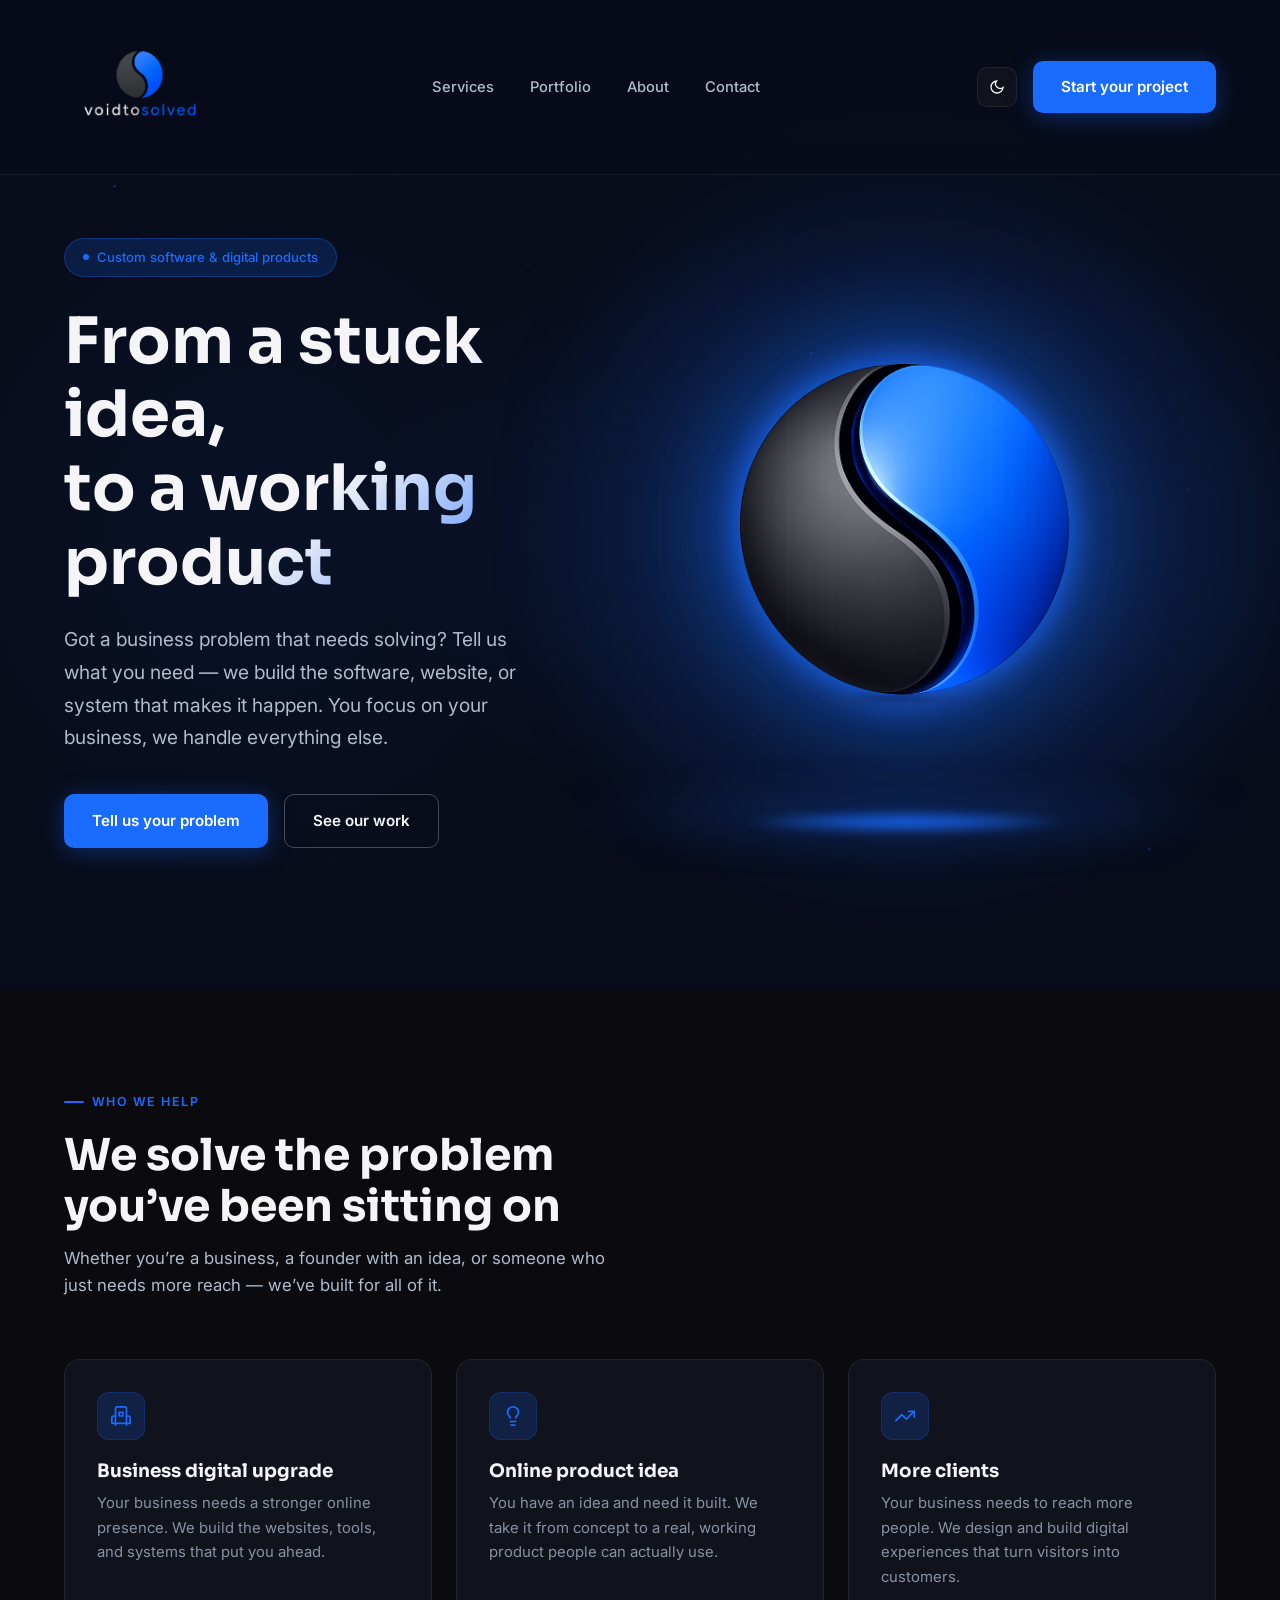
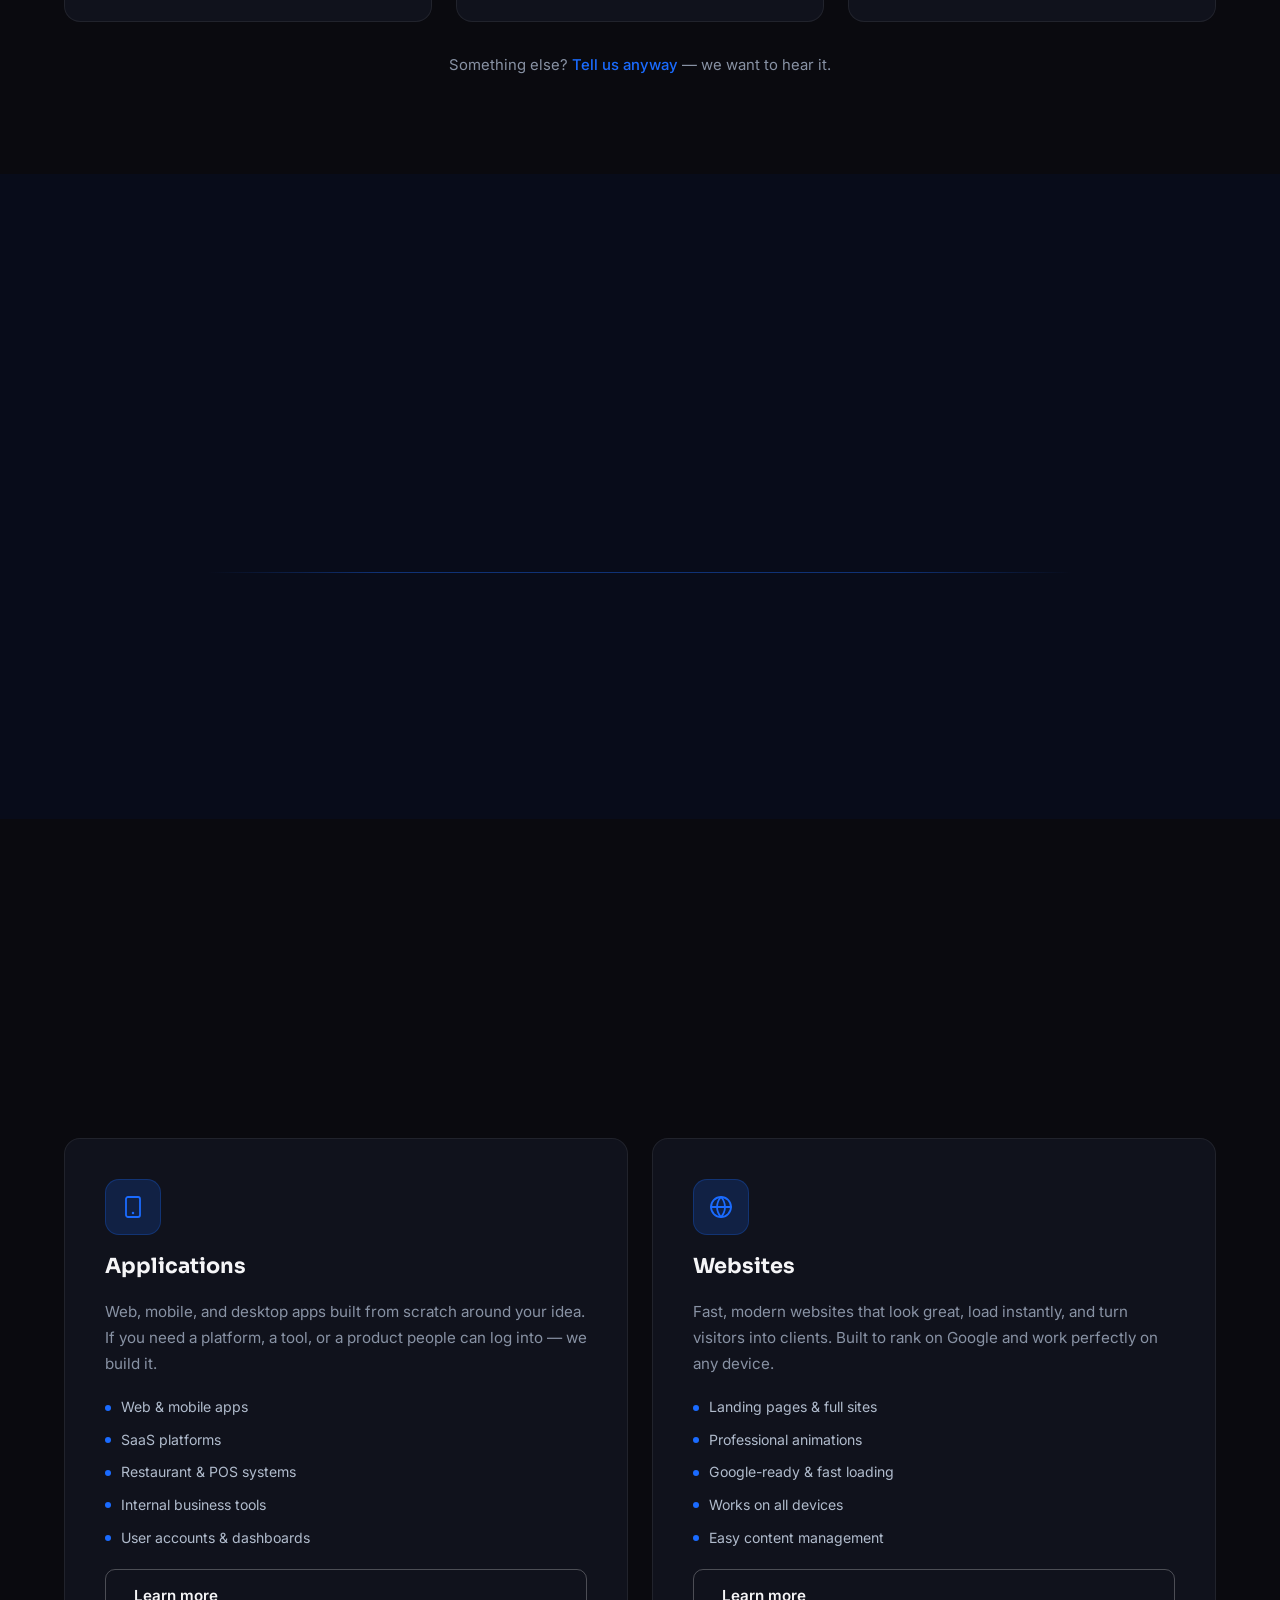
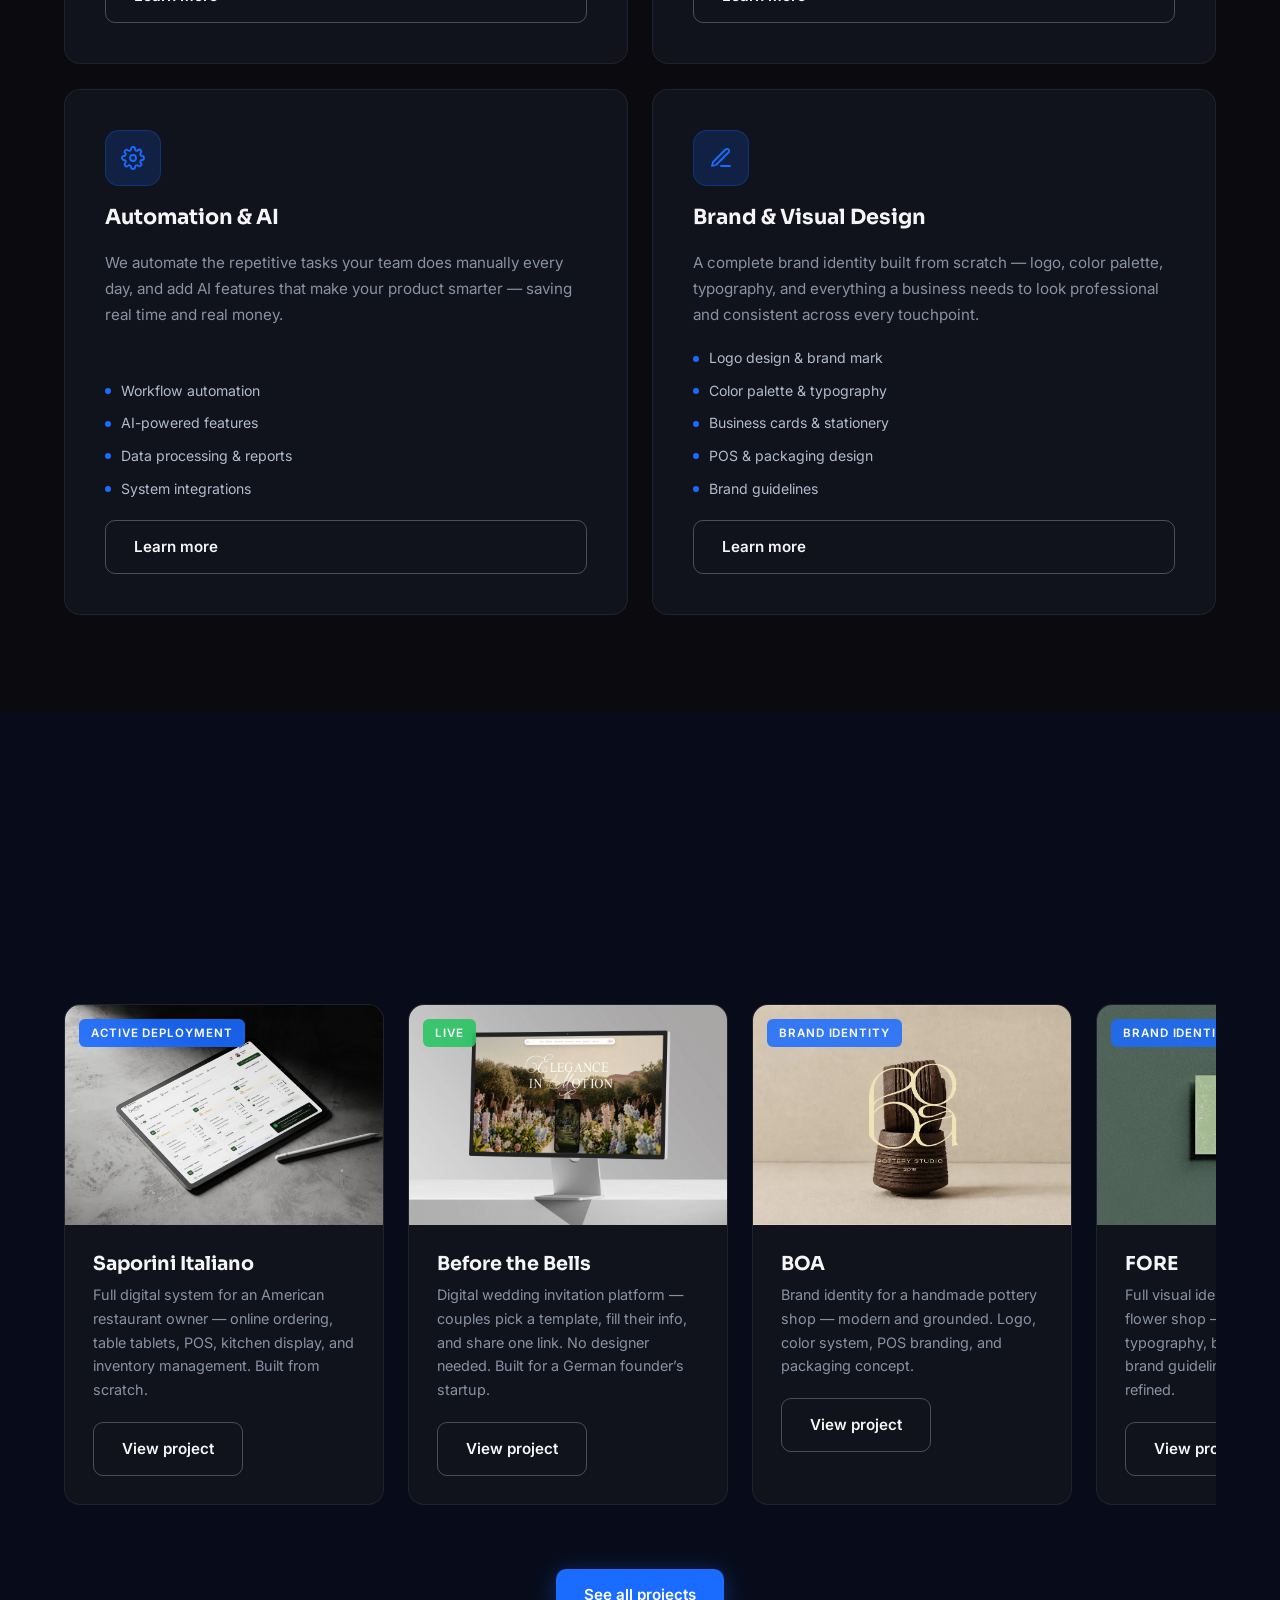
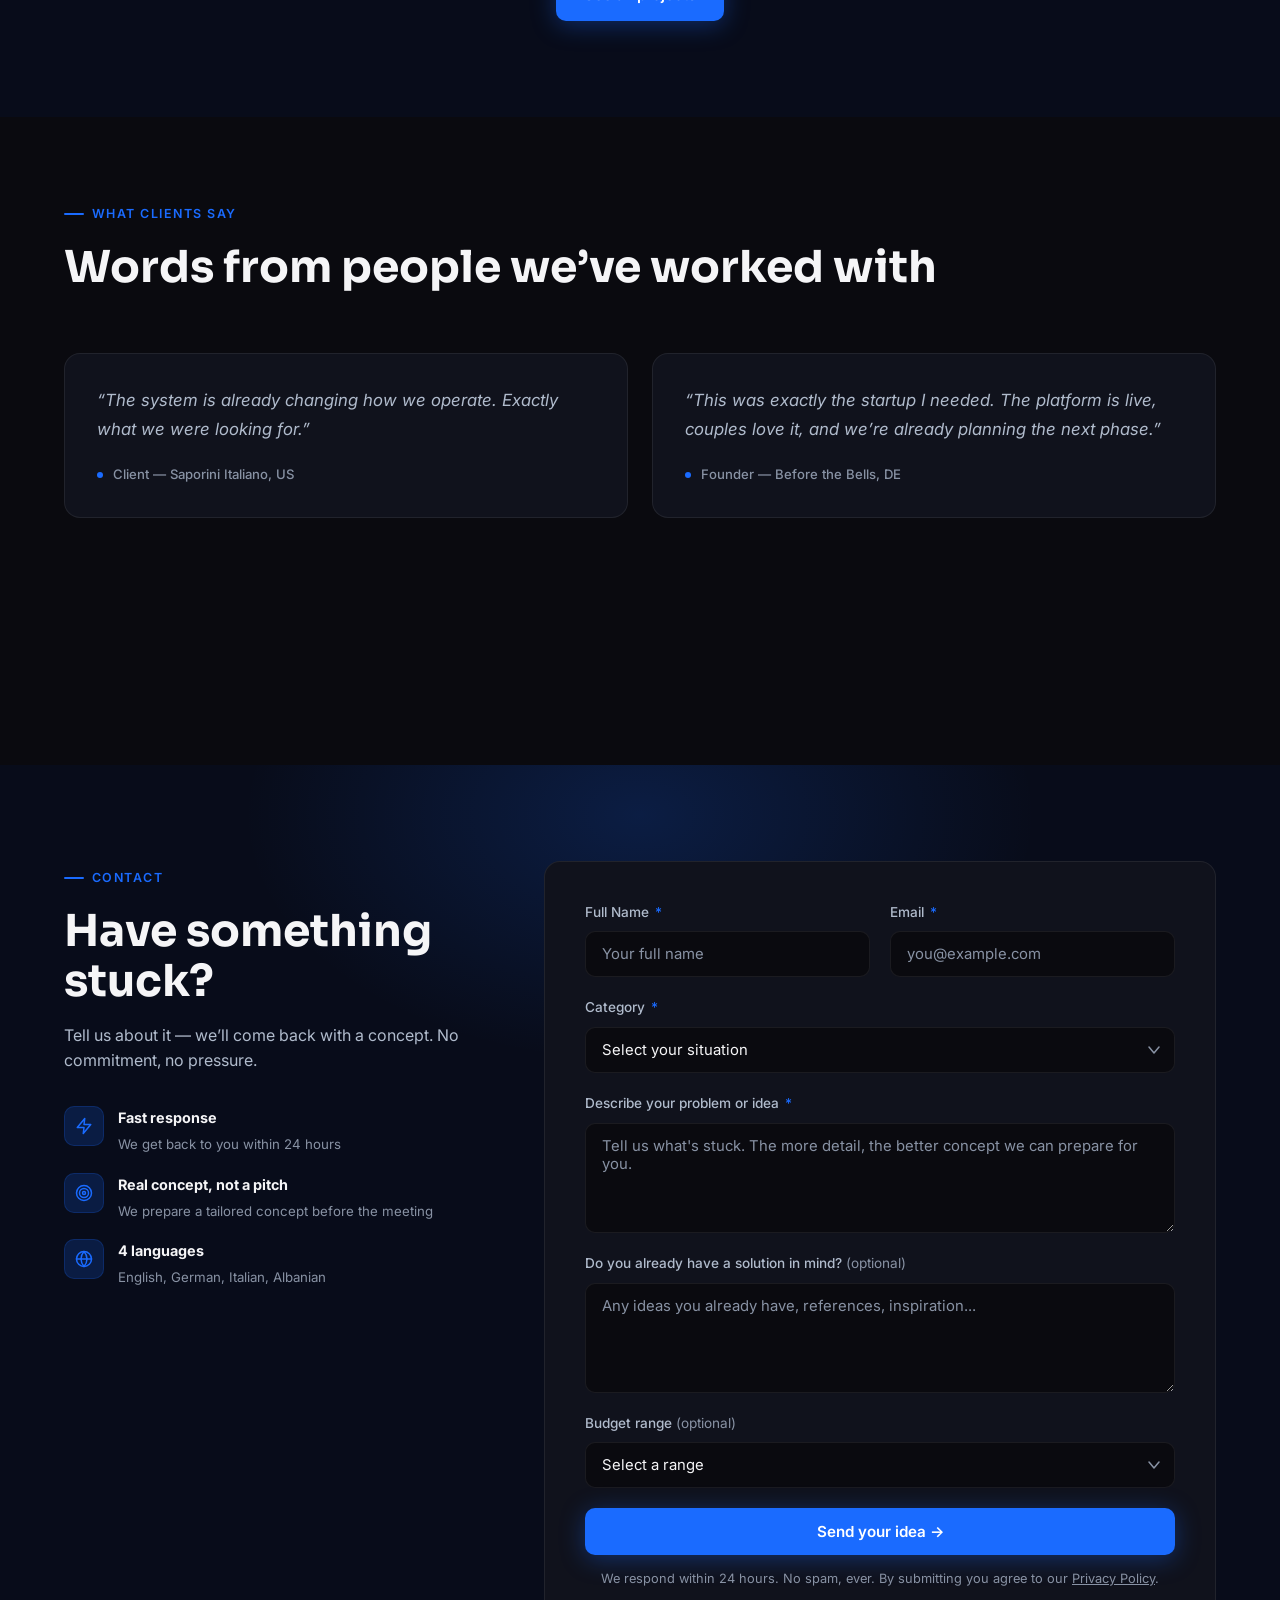
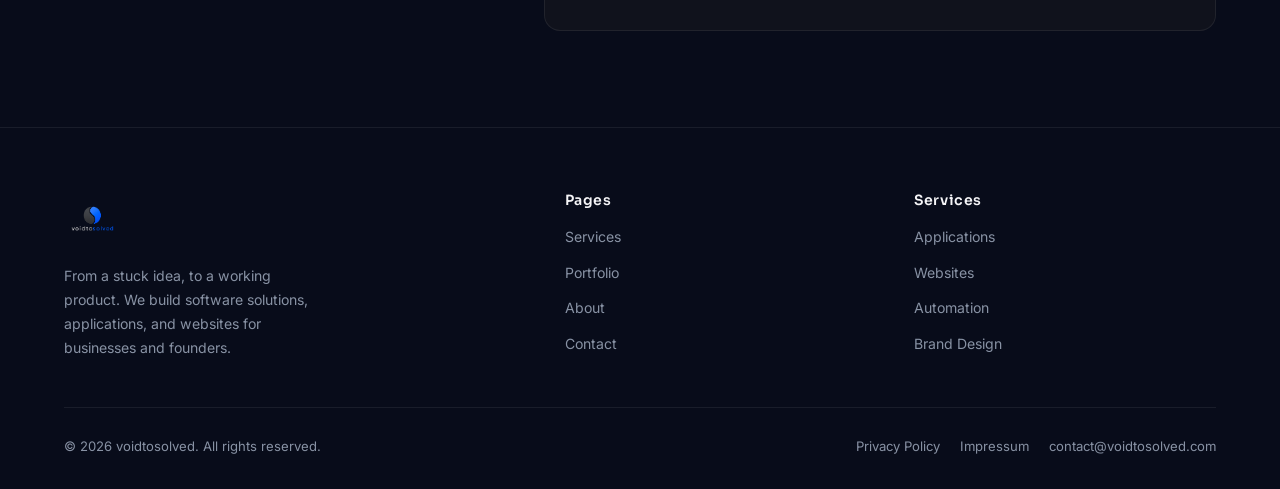
<file: index.html>
﻿<!DOCTYPE html>
<html lang="en" data-theme="dark">
<head>
  <meta charset="UTF-8" />
  <meta name="viewport" content="width=device-width, initial-scale=1.0" />
  <title>voidtosolved &mdash; From a stuck idea, to a working product</title>
  <meta name="description" content="Software agency building web apps, mobile apps, websites, and brand identities for businesses and founders across Europe. From a stuck idea, to a working product." />
  <link rel="stylesheet" href="css/style.css" />
  <link rel="icon" type="image/png" href="VTS_LOGO_NO_BCG_CIRCLE.png" />
  <link rel="apple-touch-icon" href="VTS_LOGO_NO_BCG_CIRCLE.png" />
</head>
<body>

<nav>
  <div class="container nav-inner">
    <a href="index.html" class="nav-logo" aria-label="voidtosolved home">
      <img src="VTS_LOGO_NO_BCG_WHITE.png" alt="voidtosolved logo" class="logo-dark" />
      <img src="voidtosolved_transparent.png" alt="voidtosolved logo" class="logo-light" />
    </a>
    <ul class="nav-links">
      <li><a href="services.html">Services</a></li>
      <li><a href="portfolio.html">Portfolio</a></li>
      <li><a href="about.html">About</a></li>
      <li><a href="contact.html">Contact</a></li>
    </ul>
    <div class="nav-right">
      <button class="theme-toggle" aria-label="Toggle theme"></button>
      <a href="#contact" class="btn btn-primary">Start your project</a>
      <button class="hamburger" aria-label="Open menu" aria-expanded="false">
        <span></span><span></span><span></span>
      </button>
    </div>
  </div>
</nav>

<nav class="mobile-nav" role="navigation" aria-label="Mobile menu">
  <a href="services.html">Services</a>
  <a href="portfolio.html">Portfolio</a>
  <a href="about.html">About</a>
  <a href="contact.html">Contact</a>
  <a href="#contact" class="btn btn-primary">Start your project</a>
</nav>

<div class="page-wrapper">

  <section class="hero" id="home">
    <div class="hero-bg-glow"></div>
    <div class="container hero-grid">

      <div class="hero-content">
        <div class="hero-badge">
          <span class="hero-badge-dot"></span>
          Custom software &amp; digital products
        </div>
        <h1 class="fade-up fade-up-delay-1">From a stuck idea,<br>to a working product</h1>
        <p class="hero-sub fade-up fade-up-delay-2">Got a business problem that needs solving? Tell us what you need &mdash; we build the software, website, or system that makes it happen. You focus on your business, we handle everything else.</p>
        <div class="hero-buttons fade-up fade-up-delay-3">
          <a href="#contact" class="btn btn-primary">Tell us your problem</a>
          <a href="#portfolio" class="btn btn-outline">See our work</a>
        </div>
      </div>

      <div class="hero-orb-wrap fade-up fade-up-delay-2">
        <div class="orb-scene">
          <div class="orb-ambient"></div>
          <div class="orb-float">
            <div class="orb-glow-wrap">
              <div class="orb-img-wrap">
                <img src="super%20logo.png" alt="voidtosolved â€” custom software and digital products" class="orb-img" />
              </div>
            </div>
          </div>
          <div class="orb-ground-halo"></div>
          <div class="orb-ground-ray"></div>
        </div>
      </div>

    </div>
  </section>

  <section class="who-we-help" id="who-we-help">
    <div class="container">
      <div class="section-header fade-up">
        <span class="section-label">Who we help</span>
        <h2>We solve the problem<br>you&rsquo;ve been sitting on</h2>
        <p>Whether you&rsquo;re a business, a founder with an idea, or someone who just needs more reach &mdash; we&rsquo;ve built for all of it.</p>
      </div>
      <div class="cards-grid-3">
        <div class="card fade-up fade-up-delay-1">
          <div class="card-icon"><svg width="22" height="22" viewBox="0 0 24 24" fill="none" stroke="currentColor" stroke-width="1.8" stroke-linecap="round" stroke-linejoin="round"><path d="M6 22V4a2 2 0 0 1 2-2h8a2 2 0 0 1 2 2v18"/><path d="M6 12H4a2 2 0 0 0-2 2v6h20v-6a2 2 0 0 0-2-2h-2"/><rect x="10" y="8" width="4" height="4"/></svg></div>
          <h3>Business digital upgrade</h3>
          <p>Your business needs a stronger online presence. We build the websites, tools, and systems that put you ahead.</p>
        </div>
        <div class="card fade-up fade-up-delay-2">
          <div class="card-icon"><svg width="22" height="22" viewBox="0 0 24 24" fill="none" stroke="currentColor" stroke-width="1.8" stroke-linecap="round" stroke-linejoin="round"><path d="M15 14c.2-1 .7-1.7 1.5-2.5 1-.9 1.5-2.2 1.5-3.5A6 6 0 0 0 6 8c0 1 .2 2.2 1.5 3.5.7.7 1.3 1.5 1.5 2.5"/><path d="M9 18h6"/><path d="M10 22h4"/></svg></div>
          <h3>Online product idea</h3>
          <p>You have an idea and need it built. We take it from concept to a real, working product people can actually use.</p>
        </div>
        <div class="card fade-up fade-up-delay-3">
          <div class="card-icon"><svg width="22" height="22" viewBox="0 0 24 24" fill="none" stroke="currentColor" stroke-width="1.8" stroke-linecap="round" stroke-linejoin="round"><polyline points="22 7 13.5 15.5 8.5 10.5 2 17"/><polyline points="16 7 22 7 22 13"/></svg></div>
          <h3>More clients</h3>
          <p>Your business needs to reach more people. We design and build digital experiences that turn visitors into customers.</p>
        </div>
      </div>
      <div class="who-we-help-footer fade-up">
        <p>Something else? <a href="#contact">Tell us anyway</a> &mdash; we want to hear it.</p>
      </div>
    </div>
  </section>

  <section class="how-it-works" id="how-it-works">
    <div class="container">
      <div class="section-header centered fade-up">
        <span class="section-label">How it works</span>
        <h2>Simple, from first message<br>to live product</h2>
        <p>No complicated onboarding. Just a clear path from your idea to something real.</p>
      </div>
      <div class="steps-flow">
        <div class="step fade-up fade-up-delay-1">
          <div class="step-number">1</div>
          <h3>Fill out our form</h3>
          <p>Describe your problem or idea in your own words &mdash; no technical knowledge needed.</p>
        </div>
        <div class="step fade-up fade-up-delay-2">
          <div class="step-number">2</div>
          <h3>We prepare a concept</h3>
          <p>We think it through and come back with a real, tailored concept just for you.</p>
        </div>
        <div class="step fade-up fade-up-delay-3">
          <div class="step-number">3</div>
          <h3>We meet online</h3>
          <p>We set up a meeting &mdash; available in English, German, Italian, or Albanian.</p>
        </div>
        <div class="step fade-up fade-up-delay-4">
          <div class="step-number">4</div>
          <h3>We build it</h3>
          <p>We align on direction and bring your idea to life. Real product, real results.</p>
        </div>
      </div>
    </div>
  </section>

  <section class="services" id="services">
    <div class="container">
      <div class="section-header fade-up">
        <span class="section-label">Services</span>
        <h2>What we build &amp; design</h2>
        <p>From websites to full applications, workflow automation, and brand identity &mdash; we cover the full stack.</p>
      </div>
      <div class="cards-grid-4">
        <div class="service-card fade-up fade-up-delay-1">
          <div class="service-icon"><svg width="24" height="24" viewBox="0 0 24 24" fill="none" stroke="currentColor" stroke-width="1.8" stroke-linecap="round" stroke-linejoin="round"><rect x="5" y="2" width="14" height="20" rx="2"/><line x1="12" y1="18" x2="12.01" y2="18" stroke-width="2.5"/></svg></div>
          <h3>Applications</h3>
          <p>Web, mobile, and desktop apps built from scratch around your idea. If you need a platform, a tool, or a product people can log into &mdash; we build it.</p>
          <ul class="service-features">
            <li>Web &amp; mobile apps</li>
            <li>SaaS platforms</li>
            <li>Restaurant &amp; POS systems</li>
            <li>Internal business tools</li>
            <li>User accounts &amp; dashboards</li>
          </ul>
          <a href="services.html" class="btn btn-outline" style="margin-top:auto;">Learn more</a>
        </div>
        <div class="service-card fade-up fade-up-delay-2">
          <div class="service-icon"><svg width="24" height="24" viewBox="0 0 24 24" fill="none" stroke="currentColor" stroke-width="1.8" stroke-linecap="round" stroke-linejoin="round"><circle cx="12" cy="12" r="10"/><path d="M2 12h20"/><path d="M12 2a15.3 15.3 0 0 1 4 10 15.3 15.3 0 0 1-4 10 15.3 15.3 0 0 1-4-10 15.3 15.3 0 0 1 4-10z"/></svg></div>
          <h3>Websites</h3>
          <p>Fast, modern websites that look great, load instantly, and turn visitors into clients. Built to rank on Google and work perfectly on any device.</p>
          <ul class="service-features">
            <li>Landing pages &amp; full sites</li>
            <li>Professional animations</li>
            <li>Google-ready &amp; fast loading</li>
            <li>Works on all devices</li>
            <li>Easy content management</li>
          </ul>
          <a href="services.html" class="btn btn-outline" style="margin-top:auto;">Learn more</a>
        </div>
        <div class="service-card fade-up fade-up-delay-3">
          <div class="service-icon"><svg width="24" height="24" viewBox="0 0 24 24" fill="none" stroke="currentColor" stroke-width="1.8" stroke-linecap="round" stroke-linejoin="round"><circle cx="12" cy="12" r="3"/><path d="M19.4 15a1.65 1.65 0 0 0 .33 1.82l.06.06a2 2 0 0 1-2.83 2.83l-.06-.06a1.65 1.65 0 0 0-1.82-.33 1.65 1.65 0 0 0-1 1.51V21a2 2 0 0 1-4 0v-.09A1.65 1.65 0 0 0 9 19.4a1.65 1.65 0 0 0-1.82.33l-.06.06a2 2 0 0 1-2.83-2.83l.06-.06A1.65 1.65 0 0 0 4.68 15a1.65 1.65 0 0 0-1.51-1H3a2 2 0 0 1 0-4h.09A1.65 1.65 0 0 0 4.6 9a1.65 1.65 0 0 0-.33-1.82l-.06-.06a2 2 0 0 1 2.83-2.83l.06.06A1.65 1.65 0 0 0 9 4.68a1.65 1.65 0 0 0 1-1.51V3a2 2 0 0 1 4 0v.09a1.65 1.65 0 0 0 1 1.51 1.65 1.65 0 0 0 1.82-.33l.06-.06a2 2 0 0 1 2.83 2.83l-.06.06A1.65 1.65 0 0 0 19.4 9a1.65 1.65 0 0 0 1.51 1H21a2 2 0 0 1 0 4h-.09a1.65 1.65 0 0 0-1.51 1z"/></svg></div>
          <h3>Automation &amp; AI</h3>
          <p>We automate the repetitive tasks your team does manually every day, and add AI features that make your product smarter &mdash; saving real time and real money.</p>
          <ul class="service-features">
            <li>Workflow automation</li>
            <li>AI-powered features</li>
            <li>Data processing &amp; reports</li>
            <li>System integrations</li>
          </ul>
          <a href="services.html" class="btn btn-outline" style="margin-top:auto;">Learn more</a>
        </div>
        <div class="service-card fade-up fade-up-delay-1">
          <div class="service-icon"><svg width="24" height="24" viewBox="0 0 24 24" fill="none" stroke="currentColor" stroke-width="1.8" stroke-linecap="round" stroke-linejoin="round"><path d="M12 20h9"/><path d="M16.5 3.5a2.121 2.121 0 0 1 3 3L7 19l-4 1 1-4L16.5 3.5z"/></svg></div>
          <h3>Brand &amp; Visual Design</h3>
          <p>A complete brand identity built from scratch &mdash; logo, color palette, typography, and everything a business needs to look professional and consistent across every touchpoint.</p>
          <ul class="service-features">
            <li>Logo design &amp; brand mark</li>
            <li>Color palette &amp; typography</li>
            <li>Business cards &amp; stationery</li>
            <li>POS &amp; packaging design</li>
            <li>Brand guidelines</li>
          </ul>
          <a href="services.html#brand" class="btn btn-outline" style="margin-top:auto;">Learn more</a>
        </div>
      </div>
    </div>
  </section>

  <section class="portfolio-preview" id="portfolio">
    <div class="container">
      <div class="section-header fade-up">
        <span class="section-label">Portfolio</span>
        <h2>Things we&rsquo;ve built</h2>
        <p>Real projects, real products. Here&rsquo;s a look at what we&rsquo;ve shipped.</p>
      </div>
      <div class="portfolio-grid">
        <div class="project-card fade-up fade-up-delay-1">
          <div class="project-image">
            <img src="Saporini/1.webp" alt="Saporini Italiano &mdash; Restaurant management system" loading="lazy" />
            <span class="project-tag" style="background:rgba(26,107,255,0.9);">Active deployment</span>
          </div>
          <div class="project-info">
            <h3>Saporini Italiano</h3>
            <p>Full digital system for an American restaurant owner &mdash; online ordering, table tablets, POS, kitchen display, and inventory management. Built from scratch.</p>
            <a href="portfolio.html#saporini" class="btn btn-outline">View project</a>
          </div>
        </div>
        <div class="project-card fade-up fade-up-delay-2">
          <div class="project-image">
            <img src="beforethebells/1.webp" alt="Before the Bells &mdash; Digital wedding invitation platform" loading="lazy" />
            <span class="project-tag" style="background:rgba(34,197,94,0.85);">Live</span>
          </div>
          <div class="project-info">
            <h3>Before the Bells</h3>
            <p>Digital wedding invitation platform &mdash; couples pick a template, fill their info, and share one link. No designer needed. Built for a German founder&rsquo;s startup.</p>
            <a href="portfolio.html#wedding" class="btn btn-outline">View project</a>
          </div>
        </div>
        <div class="project-card fade-up fade-up-delay-1">
          <div class="project-image">
            <img src="GraphDesigns/BOA/main.webp" alt="BOA &mdash; Pottery shop brand identity" loading="lazy" style="object-position:center;" />
            <span class="project-tag">Brand Identity</span>
          </div>
          <div class="project-info">
            <h3>BOA</h3>
            <p>Brand identity for a handmade pottery shop &mdash; modern and grounded. Logo, color system, POS branding, and packaging concept.</p>
            <a href="portfolio.html#boa" class="btn btn-outline">View project</a>
          </div>
        </div>
        <div class="project-card fade-up fade-up-delay-2">
          <div class="project-image">
            <img src="GraphDesigns/FORE/fore%20card%20green%20bg.webp" alt="FORE &mdash; Flower shop brand identity" loading="lazy" style="object-position:center;" />
            <span class="project-tag">Brand Identity</span>
          </div>
          <div class="project-info">
            <h3>FORE</h3>
            <p>Full visual identity for a premium flower shop &mdash; logo, color palette, typography, business cards, and brand guidelines. Clean, botanical, and refined.</p>
            <a href="portfolio.html#fore" class="btn btn-outline">View project</a>
          </div>
        </div>
        <!-- BOND — temporarily hidden, will be updated later
        <div class="project-card fade-up fade-up-delay-1">
          <div class="project-image">
            <img src="GraphDesigns/BOND/bondbanner.webp" alt="BOND &mdash; Dog accessories brand identity" loading="lazy" style="object-position:center;" />
            <span class="project-tag">Brand Identity</span>
          </div>
          <div class="project-info">
            <h3>BOND</h3>
            <p>Visual identity for a premium dog accessories brand &mdash; playful but refined. Logo, color palette, typography, banner design, and product mockups.</p>
            <a href="portfolio.html#bond" class="btn btn-outline">View project</a>
          </div>
        </div>
        -->
      </div>
      <div class="portfolio-footer fade-up">
        <a href="portfolio.html" class="btn btn-primary">See all projects</a>
      </div>
    </div>
  </section>

  <section class="testimonials-section">
    <div class="container">
      <div class="section-header fade-up">
        <span class="section-label">What clients say</span>
        <h2>Words from people we&rsquo;ve worked with</h2>
      </div>
      <div class="testimonials-grid fade-up fade-up-delay-1">
        <div class="testimonial-card">
          <div class="testimonial-quote">&ldquo;The system is already changing how we operate. Exactly what we were looking for.&rdquo;</div>
          <div class="testimonial-attr">
            <div class="testimonial-dot"></div>
            <span>Client &mdash; Saporini Italiano, US</span>
          </div>
        </div>
        <div class="testimonial-card">
          <div class="testimonial-quote">&ldquo;This was exactly the startup I needed. The platform is live, couples love it, and we&rsquo;re already planning the next phase.&rdquo;</div>
          <div class="testimonial-attr">
            <div class="testimonial-dot"></div>
            <span>Founder &mdash; Before the Bells, DE</span>
          </div>
        </div>
      </div>
    </div>
  </section>

  <section class="languages-strip" id="languages">
    <div class="container">
      <div class="languages-inner fade-up">
        <span class="languages-label">We meet you in your language</span>
        <div class="lang-pills">
          <span class="lang-pill"><span class="flag">&#x1F1EC;&#x1F1E7;</span> English</span>
          <span class="lang-pill"><span class="flag">&#x1F1E9;&#x1F1EA;</span> Deutsch</span>
          <span class="lang-pill"><span class="flag">&#x1F1EE;&#x1F1F9;</span> Italiano</span>
          <span class="lang-pill"><span class="flag">&#x1F1E6;&#x1F1F1;</span> Shqip</span>
        </div>
      </div>
    </div>
  </section>

  <section class="contact-section" id="contact">
    <div class="container">
      <div class="contact-grid">
        <div class="contact-info fade-up">
          <span class="section-label">Contact</span>
          <h2>Have something stuck?</h2>
          <p>Tell us about it &mdash; we&rsquo;ll come back with a concept. No commitment, no pressure.</p>
          <div class="contact-perks">
            <div class="contact-perk">
              <div class="contact-perk-icon"><svg width="18" height="18" viewBox="0 0 24 24" fill="none" stroke="currentColor" stroke-width="2" stroke-linecap="round" stroke-linejoin="round"><polygon points="13 2 3 14 12 14 11 22 21 10 12 10 13 2"/></svg></div>
              <div class="contact-perk-text">
                <strong>Fast response</strong>
                <span>We get back to you within 24 hours</span>
              </div>
            </div>
            <div class="contact-perk">
              <div class="contact-perk-icon"><svg width="18" height="18" viewBox="0 0 24 24" fill="none" stroke="currentColor" stroke-width="2" stroke-linecap="round" stroke-linejoin="round"><circle cx="12" cy="12" r="10"/><circle cx="12" cy="12" r="6"/><circle cx="12" cy="12" r="2"/></svg></div>
              <div class="contact-perk-text">
                <strong>Real concept, not a pitch</strong>
                <span>We prepare a tailored concept before the meeting</span>
              </div>
            </div>
            <div class="contact-perk">
              <div class="contact-perk-icon"><svg width="18" height="18" viewBox="0 0 24 24" fill="none" stroke="currentColor" stroke-width="2" stroke-linecap="round" stroke-linejoin="round"><circle cx="12" cy="12" r="10"/><path d="M2 12h20"/><path d="M12 2a15.3 15.3 0 0 1 4 10 15.3 15.3 0 0 1-4 10 15.3 15.3 0 0 1-4-10 15.3 15.3 0 0 1 4-10z"/></svg></div>
              <div class="contact-perk-text">
                <strong>4 languages</strong>
                <span>English, German, Italian, Albanian</span>
              </div>
            </div>
          </div>
        </div>

        <div class="form-card fade-up fade-up-delay-1">
          <form
            class="contact-form"
            action="https://formspree.io/f/mbdenkko"
            method="POST"
            novalidate
          >
            <div class="form-row">
              <div class="form-group">
                <label for="name">Full Name <span class="required">*</span></label>
                <input type="text" id="name" name="name" placeholder="Your full name" required />
              </div>
              <div class="form-group">
                <label for="email">Email <span class="required">*</span></label>
                <input type="email" id="email" name="email" placeholder="you@example.com" required />
              </div>
            </div>
            <div class="form-group">
              <label for="category">Category <span class="required">*</span></label>
              <select id="category" name="category" required>
                <option value="" disabled selected>Select your situation</option>
                <option value="Business digital upgrade">Business digital upgrade</option>
                <option value="Online product idea">Online product idea</option>
                <option value="Need more clients">Need more clients</option>
                <option value="Something else">Something else &mdash; I&rsquo;ll explain below</option>
              </select>
            </div>
            <div class="form-group">
              <label for="problem">Describe your problem or idea <span class="required">*</span></label>
              <textarea id="problem" name="problem" placeholder="Tell us what's stuck. The more detail, the better concept we can prepare for you." rows="4" required></textarea>
            </div>
            <div class="form-group">
              <label for="solution">Do you already have a solution in mind? <span style="color:var(--text-muted);font-weight:400">(optional)</span></label>
              <textarea id="solution" name="solution" placeholder="Any ideas you already have, references, inspiration..." rows="3"></textarea>
            </div>
            <div class="form-group">
              <label for="budget">Budget range <span style="color:var(--text-muted);font-weight:400">(optional)</span></label>
              <select id="budget" name="budget">
                <option value="" disabled selected>Select a range</option>
                <option value="Under 500">Under &euro;500</option>
                <option value="500-2000">&euro;500 &ndash; &euro;2000</option>
                <option value="2000-5000">&euro;2000 &ndash; &euro;5000</option>
                <option value="5000+">&euro;5000+</option>
              </select>
            </div>
            <div class="form-submit">
              <button type="submit" class="btn btn-primary">Send your idea &rarr;</button>
            </div>
            <p class="form-note">We respond within 24 hours. No spam, ever. By submitting you agree to our <a href="privacy.html" style="color:var(--text-muted);text-decoration:underline;">Privacy Policy</a>.</p>
          </form>
          <div class="form-success">
            <div class="success-icon"><svg width="28" height="28" viewBox="0 0 24 24" fill="none" stroke="currentColor" stroke-width="2.2" stroke-linecap="round" stroke-linejoin="round"><polyline points="20 6 9 17 4 12"/></svg></div>
            <h3>Message sent!</h3>
            <p>We&rsquo;ll get back to you within 24 hours with a real concept prepared for you.</p>
          </div>
        </div>
      </div>
    </div>
  </section>

</div>

<footer>
  <div class="container">
    <div class="footer-grid">
      <div class="footer-brand">
        <img src="VTS_LOGO_NO_BCG_WHITE.png" alt="voidtosolved" class="logo-dark" />
        <img src="voidtosolved_transparent.png" alt="voidtosolved" class="logo-light" />
        <p>From a stuck idea, to a working product. We build software solutions, applications, and websites for businesses and founders.</p>
      </div>
      <div class="footer-col">
        <h4>Pages</h4>
        <ul>
          <li><a href="services.html">Services</a></li>
          <li><a href="portfolio.html">Portfolio</a></li>
          <li><a href="about.html">About</a></li>
          <li><a href="contact.html">Contact</a></li>
        </ul>
      </div>
      <div class="footer-col">
        <h4>Services</h4>
        <ul>
          <li><a href="services.html#applications">Applications</a></li>
          <li><a href="services.html#websites">Websites</a></li>
          <li><a href="services.html#automation">Automation</a></li>
          <li><a href="services.html#brand">Brand Design</a></li>
        </ul>
      </div>
    </div>
    <div class="footer-bottom">
      <p>&copy; 2026 voidtosolved. All rights reserved.</p>
      <div style="display:flex;gap:20px;align-items:center;flex-wrap:wrap;">
        <a href="privacy.html" style="color:var(--text-muted);font-size:0.82rem;">Privacy Policy</a>
        <a href="impressum.html" style="color:var(--text-muted);font-size:0.82rem;">Impressum</a>
        <a href="mailto:contact@voidtosolved.com">contact@voidtosolved.com</a>
      </div>
    </div>
  </div>
</footer>

<script src="js/main.js"></script>
</body>
</html>
</file>
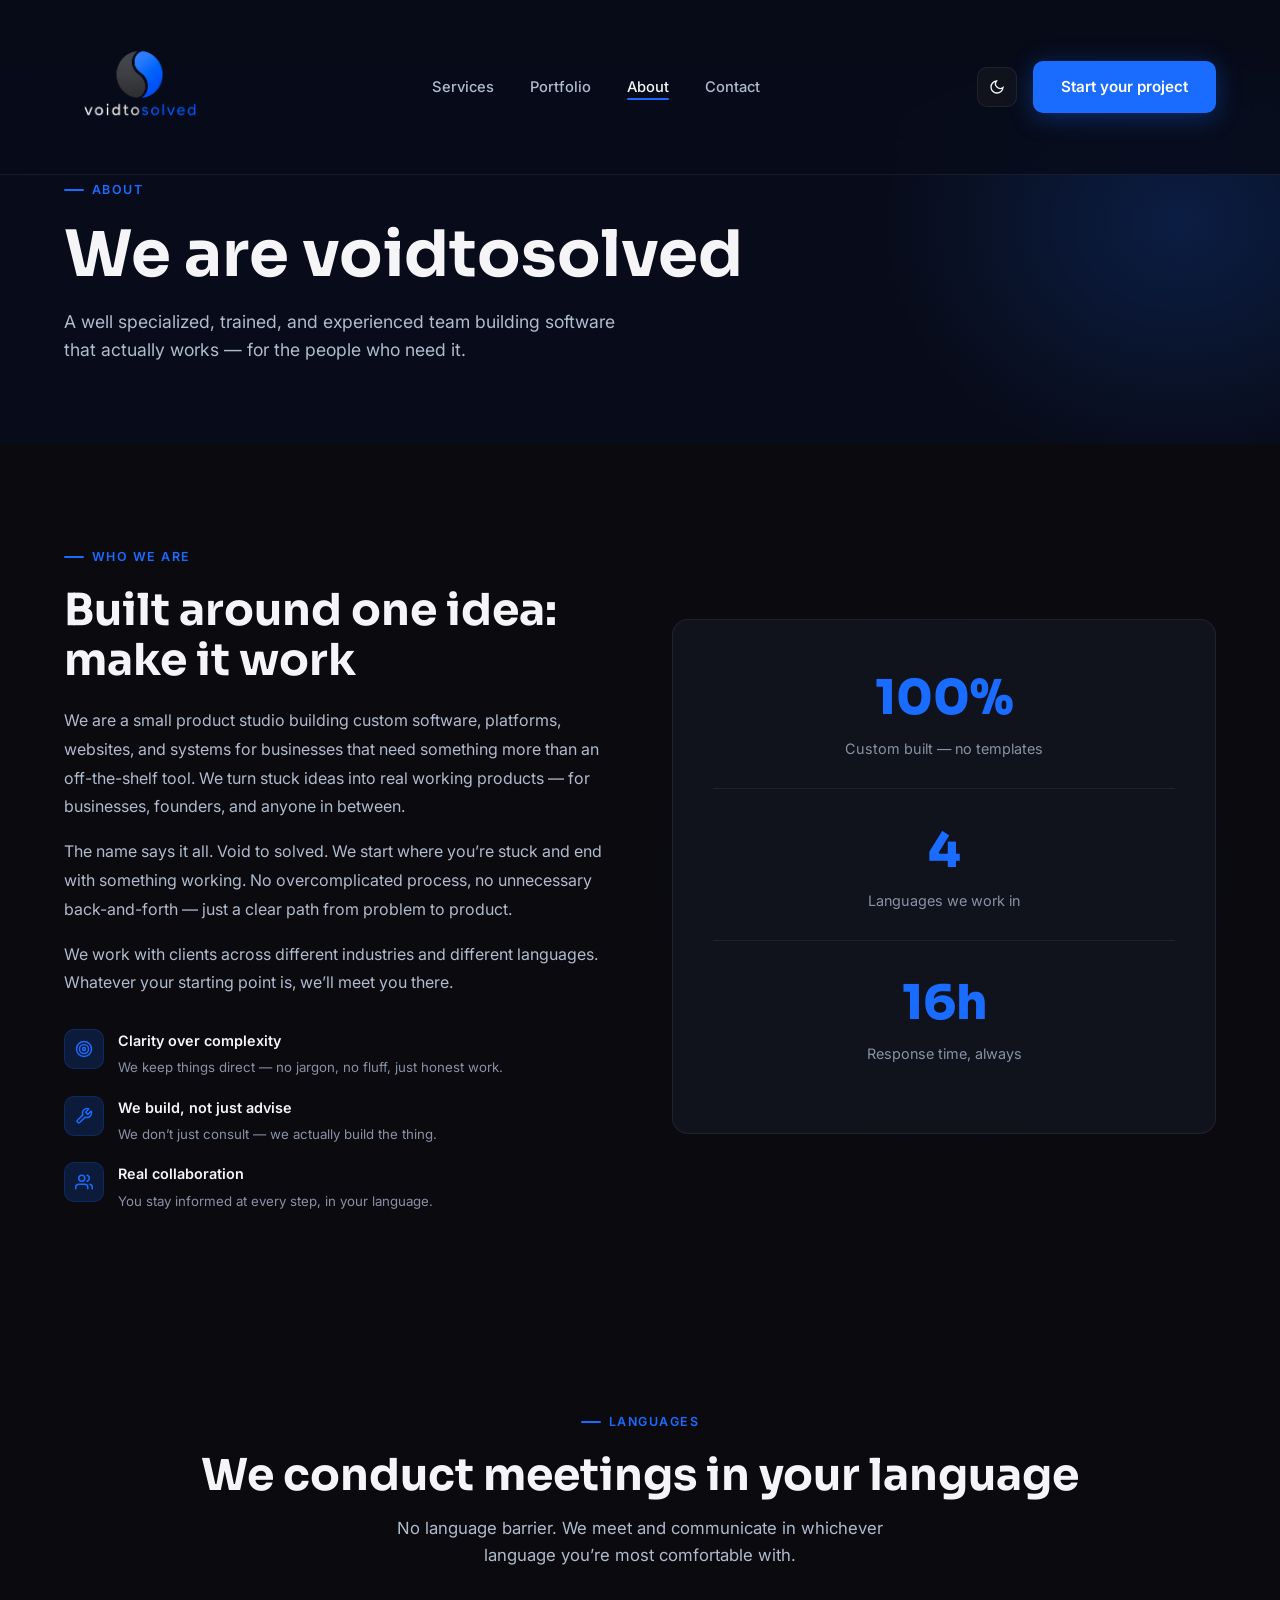
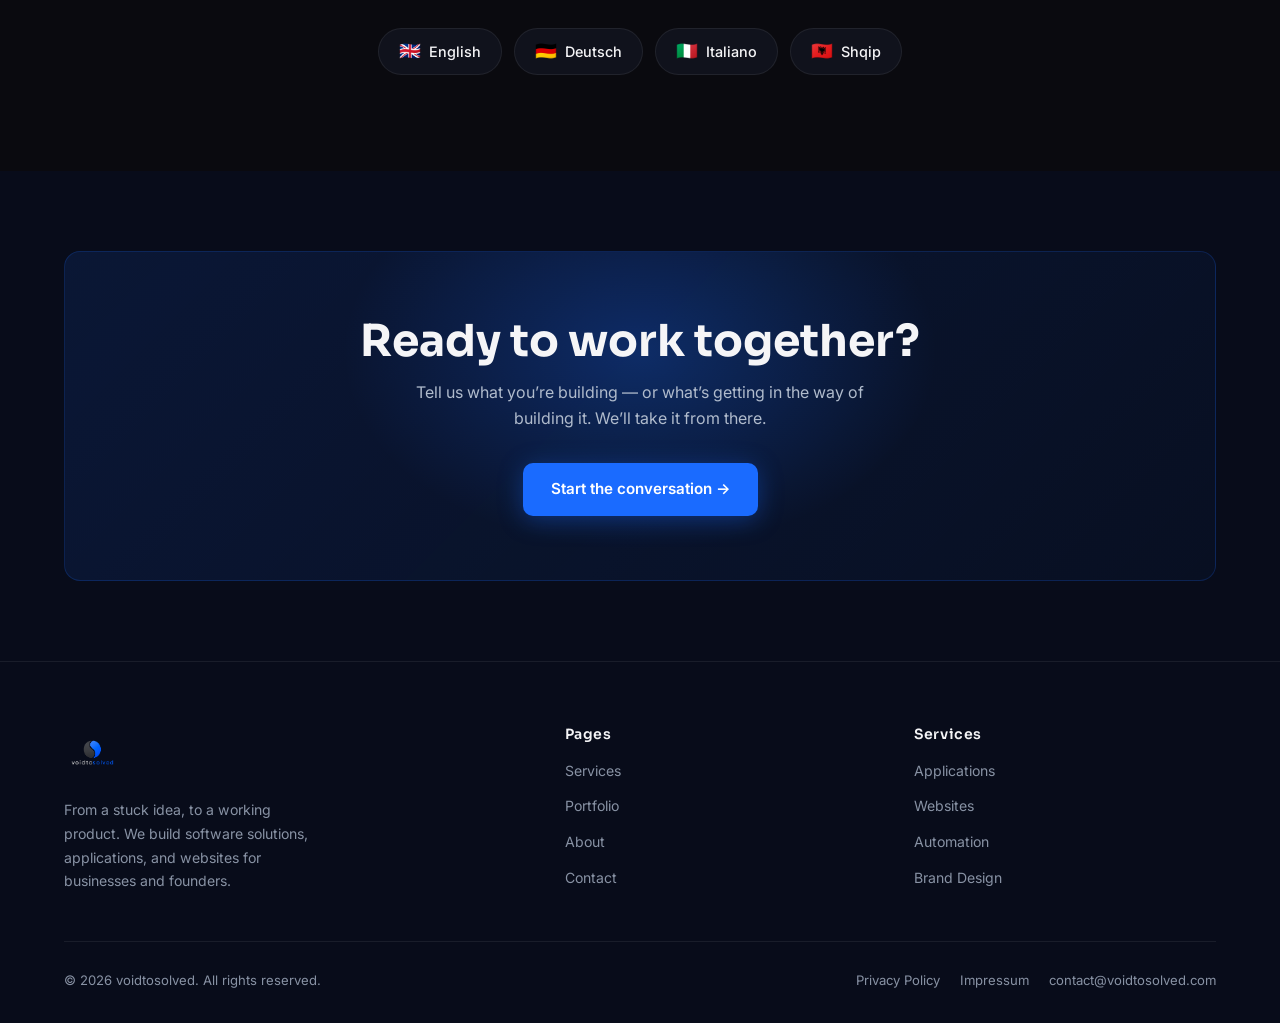
<file: about.html>
﻿<!DOCTYPE html>
<html lang="en" data-theme="dark">
<head>
  <meta charset="UTF-8" />
  <meta name="viewport" content="width=device-width, initial-scale=1.0" />
  <title>About &mdash; voidtosolved</title>
  <meta name="description" content="voidtosolved is a software agency building apps, websites, and brand identities for businesses and founders. We work in English, German, Italian, and Albanian." />
  <link rel="stylesheet" href="css/style.css" />
  <link rel="icon" type="image/png" href="VTS_LOGO_NO_BCG_CIRCLE.png" />
  <link rel="apple-touch-icon" href="VTS_LOGO_NO_BCG_CIRCLE.png" />
</head>
<body>

<nav>
  <div class="container nav-inner">
    <a href="index.html" class="nav-logo" aria-label="voidtosolved home">
      <img src="VTS_LOGO_NO_BCG_WHITE.png" alt="voidtosolved logo" class="logo-dark" />
      <img src="voidtosolved_transparent.png" alt="voidtosolved logo" class="logo-light" />
    </a>
    <ul class="nav-links">
      <li><a href="services.html">Services</a></li>
      <li><a href="portfolio.html">Portfolio</a></li>
      <li><a href="about.html">About</a></li>
      <li><a href="contact.html">Contact</a></li>
    </ul>
    <div class="nav-right">
      <button class="theme-toggle" aria-label="Toggle theme"></button>
      <a href="contact.html" class="btn btn-primary">Start your project</a>
      <button class="hamburger" aria-label="Open menu" aria-expanded="false">
        <span></span><span></span><span></span>
      </button>
    </div>
  </div>
</nav>

<nav class="mobile-nav" role="navigation" aria-label="Mobile menu">
  <a href="services.html">Services</a>
  <a href="portfolio.html">Portfolio</a>
  <a href="about.html">About</a>
  <a href="contact.html">Contact</a>
  <a href="contact.html" class="btn btn-primary">Start your project</a>
</nav>

<div class="page-wrapper">

  <section class="page-hero">
    <div class="container">
      <div class="fade-up">
        <span class="section-label">About</span>
        <h1>We are voidtosolved</h1>
        <p style="max-width:560px;margin-top:16px;font-size:1.1rem;">A well specialized, trained, and experienced team building software that actually works &mdash; for the people who need it.</p>
      </div>
    </div>
  </section>

  <section class="about-story">
    <div class="container">
      <div class="about-grid">
        <div class="about-text fade-up">
          <span class="section-label">Who we are</span>
          <h2>Built around one idea:<br>make it work</h2>
          <p>We are a small product studio building custom software, platforms, websites, and systems for businesses that need something more than an off-the-shelf tool. We turn stuck ideas into real working products &mdash; for businesses, founders, and anyone in between.</p>
          <p>The name says it all. Void to solved. We start where you&rsquo;re stuck and end with something working. No overcomplicated process, no unnecessary back-and-forth &mdash; just a clear path from problem to product.</p>
          <p>We work with clients across different industries and different languages. Whatever your starting point is, we&rsquo;ll meet you there.</p>
          <div class="about-values">
            <div class="about-value">
              <div class="about-value-icon"><svg width="18" height="18" viewBox="0 0 24 24" fill="none" stroke="currentColor" stroke-width="2" stroke-linecap="round" stroke-linejoin="round"><circle cx="12" cy="12" r="10"/><circle cx="12" cy="12" r="6"/><circle cx="12" cy="12" r="2"/></svg></div>
              <div class="about-value-text">
                <strong>Clarity over complexity</strong>
                <span>We keep things direct &mdash; no jargon, no fluff, just honest work.</span>
              </div>
            </div>
            <div class="about-value">
              <div class="about-value-icon"><svg width="18" height="18" viewBox="0 0 24 24" fill="none" stroke="currentColor" stroke-width="2" stroke-linecap="round" stroke-linejoin="round"><path d="M14.7 6.3a1 1 0 0 0 0 1.4l1.6 1.6a1 1 0 0 0 1.4 0l3.77-3.77a6 6 0 0 1-7.94 7.94l-6.91 6.91a2.12 2.12 0 0 1-3-3l6.91-6.91a6 6 0 0 1 7.94-7.94l-3.76 3.76z"/></svg></div>
              <div class="about-value-text">
                <strong>We build, not just advise</strong>
                <span>We don&rsquo;t just consult &mdash; we actually build the thing.</span>
              </div>
            </div>
            <div class="about-value">
              <div class="about-value-icon"><svg width="18" height="18" viewBox="0 0 24 24" fill="none" stroke="currentColor" stroke-width="2" stroke-linecap="round" stroke-linejoin="round"><path d="M17 21v-2a4 4 0 0 0-4-4H5a4 4 0 0 0-4 4v2"/><circle cx="9" cy="7" r="4"/><path d="M23 21v-2a4 4 0 0 0-3-3.87"/><path d="M16 3.13a4 4 0 0 1 0 7.75"/></svg></div>
              <div class="about-value-text">
                <strong>Real collaboration</strong>
                <span>You stay informed at every step, in your language.</span>
              </div>
            </div>
          </div>
        </div>
        <div class="about-visual fade-up fade-up-delay-1">
          <div class="about-visual-glow"></div>
          <div class="about-visual-card">
            <div class="about-stat" data-count="100" data-suffix="%">100%</div>
            <div class="about-stat-label">Custom built &mdash; no templates</div>
            <div style="height:1px;background:var(--card-border);margin:24px 0;"></div>
            <div class="about-stat" data-count="4" data-suffix="">4</div>
            <div class="about-stat-label">Languages we work in</div>
            <div style="height:1px;background:var(--card-border);margin:24px 0;"></div>
            <div class="about-stat" data-count="24" data-suffix="h">24h</div>
            <div class="about-stat-label">Response time, always</div>
          </div>
        </div>
      </div>
    </div>
  </section>

  <section class="about-languages">
    <div class="container">
      <div class="section-header centered fade-up">
        <span class="section-label">Languages</span>
        <h2>We conduct meetings in your language</h2>
        <p>No language barrier. We meet and communicate in whichever language you&rsquo;re most comfortable with.</p>
      </div>
      <div class="languages-inner fade-up fade-up-delay-1">
        <div class="lang-pills">
          <span class="lang-pill"><span class="flag">&#x1F1EC;&#x1F1E7;</span> English</span>
          <span class="lang-pill"><span class="flag">&#x1F1E9;&#x1F1EA;</span> Deutsch</span>
          <span class="lang-pill"><span class="flag">&#x1F1EE;&#x1F1F9;</span> Italiano</span>
          <span class="lang-pill"><span class="flag">&#x1F1E6;&#x1F1F1;</span> Shqip</span>
        </div>
      </div>
    </div>
  </section>

  <section style="background:var(--deep-navy);padding:80px 0;">
    <div class="container">
      <div class="cta-banner fade-up">
        <h2>Ready to work together?</h2>
        <p>Tell us what you&rsquo;re building &mdash; or what&rsquo;s getting in the way of building it. We&rsquo;ll take it from there.</p>
        <a href="contact.html" class="btn btn-primary">Start the conversation &rarr;</a>
      </div>
    </div>
  </section>

</div>

<footer>
  <div class="container">
    <div class="footer-grid">
      <div class="footer-brand">
        <img src="VTS_LOGO_NO_BCG_WHITE.png" alt="voidtosolved" class="logo-dark" />
        <img src="voidtosolved_transparent.png" alt="voidtosolved" class="logo-light" />
        <p>From a stuck idea, to a working product. We build software solutions, applications, and websites for businesses and founders.</p>
      </div>
      <div class="footer-col">
        <h4>Pages</h4>
        <ul>
          <li><a href="services.html">Services</a></li>
          <li><a href="portfolio.html">Portfolio</a></li>
          <li><a href="about.html">About</a></li>
          <li><a href="contact.html">Contact</a></li>
        </ul>
      </div>
      <div class="footer-col">
        <h4>Services</h4>
        <ul>
          <li><a href="services.html#applications">Applications</a></li>
          <li><a href="services.html#websites">Websites</a></li>
          <li><a href="services.html#automation">Automation</a></li>
          <li><a href="services.html#brand">Brand Design</a></li>
        </ul>
      </div>
    </div>
    <div class="footer-bottom">
      <p>&copy; 2026 voidtosolved. All rights reserved.</p>
      <div style="display:flex;gap:20px;align-items:center;flex-wrap:wrap;">
        <a href="privacy.html" style="color:var(--text-muted);font-size:0.82rem;">Privacy Policy</a>
        <a href="impressum.html" style="color:var(--text-muted);font-size:0.82rem;">Impressum</a>
        <a href="mailto:contact@voidtosolved.com">contact@voidtosolved.com</a>
      </div>
    </div>
  </div>
</footer>

<script src="js/main.js"></script>
</body>
</html>
</file>
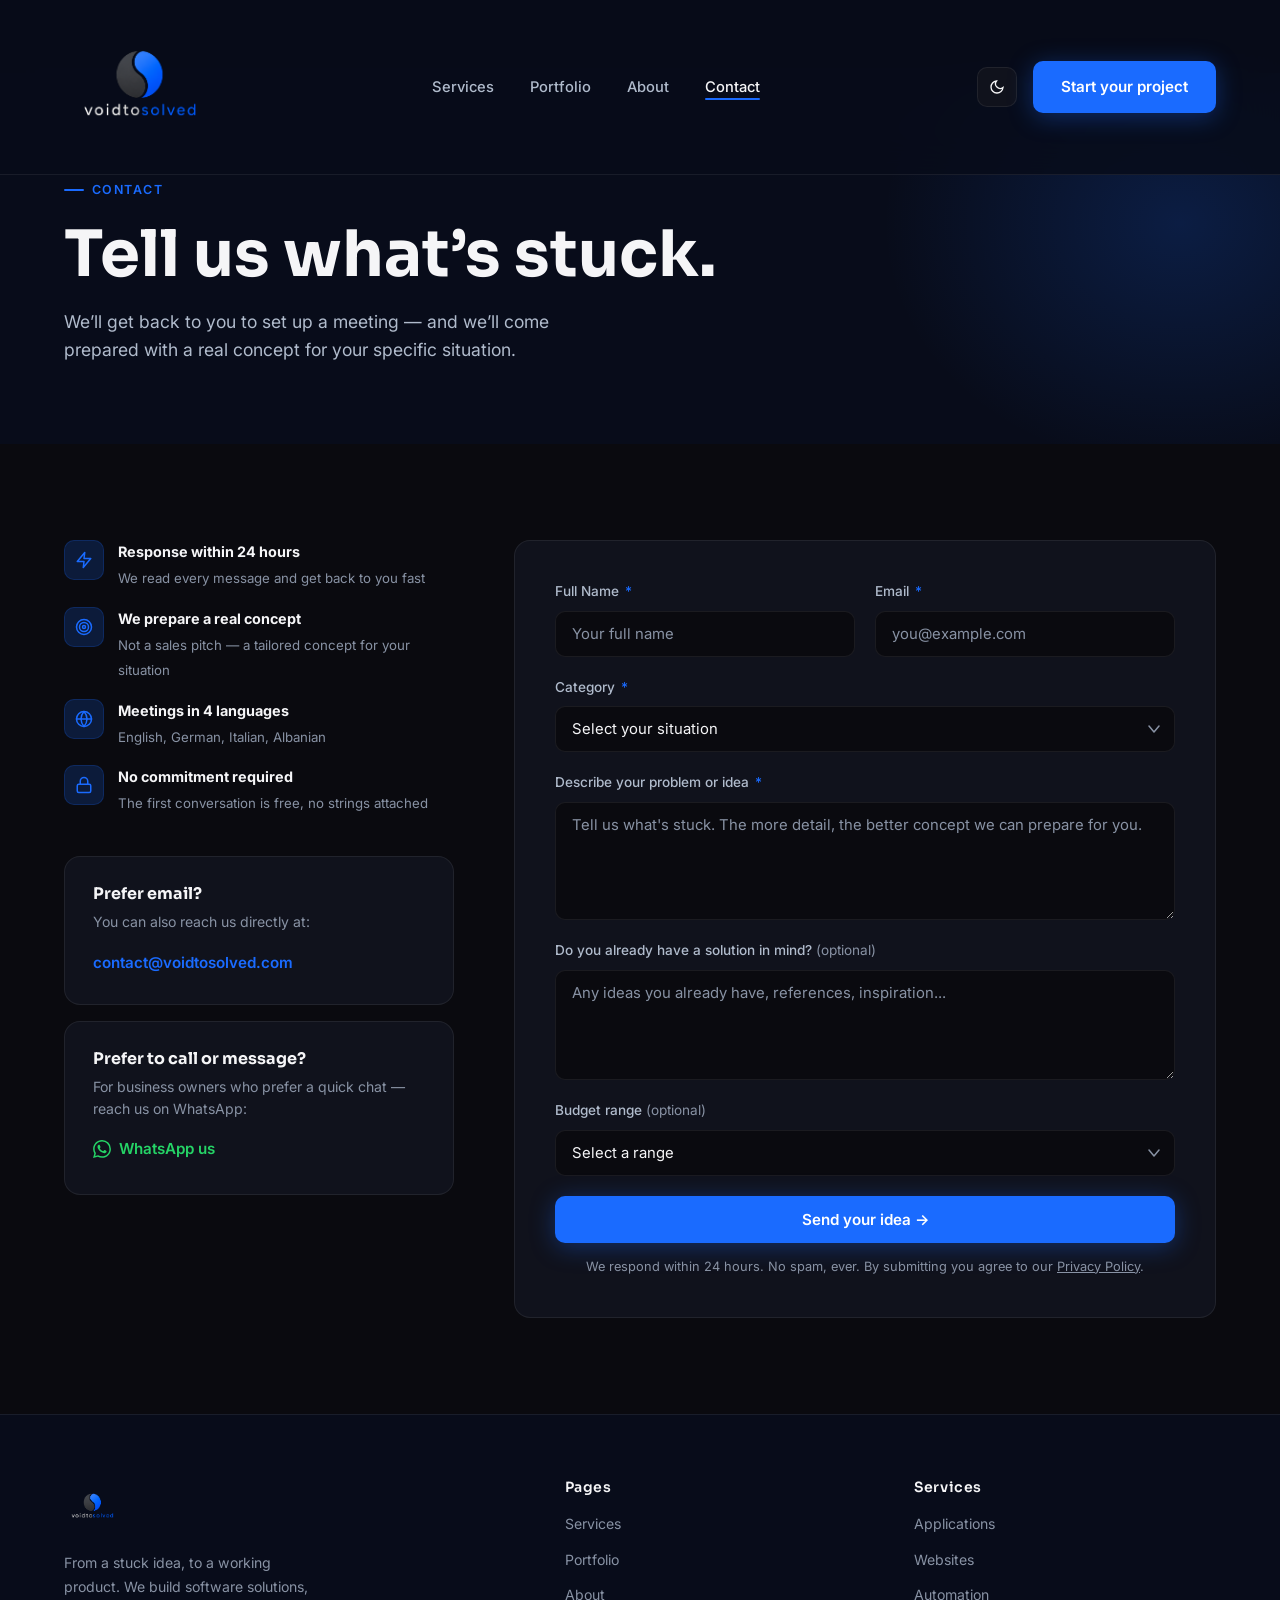
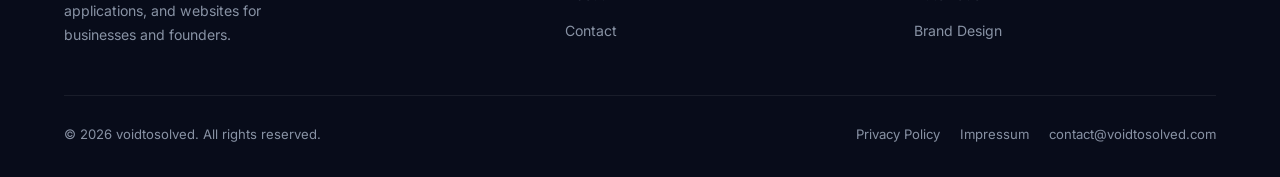
<file: contact.html>
﻿<!DOCTYPE html>
<html lang="en" data-theme="dark">
<head>
  <meta charset="UTF-8" />
  <meta name="viewport" content="width=device-width, initial-scale=1.0" />
  <title>Contact &mdash; voidtosolved</title>
  <meta name="description" content="Contact voidtosolved &mdash; tell us your project idea or business problem. We respond within 24 hours with a real concept. Available in English, German, Italian, and Albanian." />
  <link rel="stylesheet" href="css/style.css" />
  <link rel="icon" type="image/png" href="VTS_LOGO_NO_BCG_CIRCLE.png" />
  <link rel="apple-touch-icon" href="VTS_LOGO_NO_BCG_CIRCLE.png" />
</head>
<body>

<nav>
  <div class="container nav-inner">
    <a href="index.html" class="nav-logo" aria-label="voidtosolved home">
      <img src="VTS_LOGO_NO_BCG_WHITE.png" alt="voidtosolved logo" class="logo-dark" />
      <img src="voidtosolved_transparent.png" alt="voidtosolved logo" class="logo-light" />
    </a>
    <ul class="nav-links">
      <li><a href="services.html">Services</a></li>
      <li><a href="portfolio.html">Portfolio</a></li>
      <li><a href="about.html">About</a></li>
      <li><a href="contact.html">Contact</a></li>
    </ul>
    <div class="nav-right">
      <button class="theme-toggle" aria-label="Toggle theme"></button>
      <a href="#form" class="btn btn-primary">Start your project</a>
      <button class="hamburger" aria-label="Open menu" aria-expanded="false">
        <span></span><span></span><span></span>
      </button>
    </div>
  </div>
</nav>

<nav class="mobile-nav" role="navigation" aria-label="Mobile menu">
  <a href="services.html">Services</a>
  <a href="portfolio.html">Portfolio</a>
  <a href="about.html">About</a>
  <a href="contact.html">Contact</a>
  <a href="#form" class="btn btn-primary">Start your project</a>
</nav>

<div class="page-wrapper">

  <section class="page-hero">
    <div class="container">
      <div class="fade-up">
        <span class="section-label">Contact</span>
        <h1>Tell us what&rsquo;s stuck.</h1>
        <p style="max-width:520px;margin-top:16px;font-size:1.1rem;">We&rsquo;ll get back to you to set up a meeting &mdash; and we&rsquo;ll come prepared with a real concept for your specific situation.</p>
      </div>
    </div>
  </section>

  <section class="contact-page-section" id="form">
    <div class="container">
      <div class="contact-page-grid">

        <div class="fade-up">
          <div class="contact-perks" style="margin-bottom:40px;">
            <div class="contact-perk">
              <div class="contact-perk-icon"><svg width="18" height="18" viewBox="0 0 24 24" fill="none" stroke="currentColor" stroke-width="2" stroke-linecap="round" stroke-linejoin="round"><polygon points="13 2 3 14 12 14 11 22 21 10 12 10 13 2"/></svg></div>
              <div class="contact-perk-text">
                <strong>Response within 24 hours</strong>
                <span>We read every message and get back to you fast</span>
              </div>
            </div>
            <div class="contact-perk">
              <div class="contact-perk-icon"><svg width="18" height="18" viewBox="0 0 24 24" fill="none" stroke="currentColor" stroke-width="2" stroke-linecap="round" stroke-linejoin="round"><circle cx="12" cy="12" r="10"/><circle cx="12" cy="12" r="6"/><circle cx="12" cy="12" r="2"/></svg></div>
              <div class="contact-perk-text">
                <strong>We prepare a real concept</strong>
                <span>Not a sales pitch &mdash; a tailored concept for your situation</span>
              </div>
            </div>
            <div class="contact-perk">
              <div class="contact-perk-icon"><svg width="18" height="18" viewBox="0 0 24 24" fill="none" stroke="currentColor" stroke-width="2" stroke-linecap="round" stroke-linejoin="round"><circle cx="12" cy="12" r="10"/><path d="M2 12h20"/><path d="M12 2a15.3 15.3 0 0 1 4 10 15.3 15.3 0 0 1-4 10 15.3 15.3 0 0 1-4-10 15.3 15.3 0 0 1 4-10z"/></svg></div>
              <div class="contact-perk-text">
                <strong>Meetings in 4 languages</strong>
                <span>English, German, Italian, Albanian</span>
              </div>
            </div>
            <div class="contact-perk">
              <div class="contact-perk-icon"><svg width="18" height="18" viewBox="0 0 24 24" fill="none" stroke="currentColor" stroke-width="2" stroke-linecap="round" stroke-linejoin="round"><rect x="3" y="11" width="18" height="11" rx="2" ry="2"/><path d="M7 11V7a5 5 0 0 1 10 0v4"/></svg></div>
              <div class="contact-perk-text">
                <strong>No commitment required</strong>
                <span>The first conversation is free, no strings attached</span>
              </div>
            </div>
          </div>

          <div style="background:var(--card-bg);border:1px solid var(--card-border);border-radius:var(--radius);padding:28px;">
            <h3 style="font-size:1rem;color:var(--pure-white);margin-bottom:8px;">Prefer email?</h3>
            <p style="font-size:0.88rem;color:var(--text-muted);margin-bottom:16px;">You can also reach us directly at:</p>
            <a href="mailto:contact@voidtosolved.com" style="color:var(--solved-blue);font-weight:600;font-size:0.95rem;word-break:break-all;">contact@voidtosolved.com</a>
          </div>
          <div style="background:var(--card-bg);border:1px solid var(--card-border);border-radius:var(--radius);padding:28px;margin-top:16px;">
            <h3 style="font-size:1rem;color:var(--pure-white);margin-bottom:8px;">Prefer to call or message?</h3>
            <p style="font-size:0.88rem;color:var(--text-muted);margin-bottom:16px;">For business owners who prefer a quick chat &mdash; reach us on WhatsApp:</p>
            <a href="https://wa.me/message/voidtosolved" style="display:inline-flex;align-items:center;gap:8px;color:#25D366;font-weight:600;font-size:0.95rem;">
              <svg width="18" height="18" viewBox="0 0 24 24" fill="currentColor"><path d="M17.472 14.382c-.297-.149-1.758-.867-2.03-.967-.273-.099-.471-.148-.67.15-.197.297-.767.966-.94 1.164-.173.199-.347.223-.644.075-.297-.15-1.255-.463-2.39-1.475-.883-.788-1.48-1.761-1.653-2.059-.173-.297-.018-.458.13-.606.134-.133.298-.347.446-.52.149-.174.198-.298.298-.497.099-.198.05-.371-.025-.52-.075-.149-.669-1.612-.916-2.207-.242-.579-.487-.5-.669-.51-.173-.008-.371-.01-.57-.01-.198 0-.52.074-.792.372-.272.297-1.04 1.016-1.04 2.479 0 1.462 1.065 2.875 1.213 3.074.149.198 2.096 3.2 5.077 4.487.709.306 1.262.489 1.694.625.712.227 1.36.195 1.871.118.571-.085 1.758-.719 2.006-1.413.248-.694.248-1.289.173-1.413-.074-.124-.272-.198-.57-.347m-5.421 7.403h-.004a9.87 9.87 0 0 1-5.031-1.378l-.361-.214-3.741.982.998-3.648-.235-.374a9.86 9.86 0 0 1-1.51-5.26c.001-5.45 4.436-9.884 9.888-9.884 2.64 0 5.122 1.03 6.988 2.898a9.825 9.825 0 0 1 2.893 6.994c-.003 5.45-4.437 9.884-9.885 9.884m8.413-18.297A11.815 11.815 0 0 0 12.05 0C5.495 0 .16 5.335.157 11.892c0 2.096.547 4.142 1.588 5.945L.057 24l6.305-1.654a11.882 11.882 0 0 0 5.683 1.448h.005c6.554 0 11.89-5.335 11.893-11.893a11.821 11.821 0 0 0-3.48-8.413z"/></svg>
              WhatsApp us
            </a>
          </div>
        </div>

        <div class="form-card fade-up fade-up-delay-1">
          <form
            class="contact-form"
            action="https://formspree.io/f/mbdenkko"
            method="POST"
            novalidate
          >
            <div class="form-row">
              <div class="form-group">
                <label for="name">Full Name <span class="required">*</span></label>
                <input type="text" id="name" name="name" placeholder="Your full name" required />
              </div>
              <div class="form-group">
                <label for="email">Email <span class="required">*</span></label>
                <input type="email" id="email" name="email" placeholder="you@example.com" required />
              </div>
            </div>
            <div class="form-group">
              <label for="category">Category <span class="required">*</span></label>
              <select id="category" name="category" required>
                <option value="" disabled selected>Select your situation</option>
                <option value="Business digital upgrade">Business digital upgrade</option>
                <option value="Online product idea">Online product idea</option>
                <option value="Need more clients">Need more clients</option>
                <option value="Something else">Something else &mdash; I&rsquo;ll explain below</option>
              </select>
            </div>
            <div class="form-group">
              <label for="problem">Describe your problem or idea <span class="required">*</span></label>
              <textarea id="problem" name="problem" placeholder="Tell us what's stuck. The more detail, the better concept we can prepare for you." rows="5" required></textarea>
            </div>
            <div class="form-group">
              <label for="solution">Do you already have a solution in mind? <span style="color:var(--text-muted);font-weight:400">(optional)</span></label>
              <textarea id="solution" name="solution" placeholder="Any ideas you already have, references, inspiration..." rows="3"></textarea>
            </div>
            <div class="form-group">
              <label for="budget">Budget range <span style="color:var(--text-muted);font-weight:400">(optional)</span></label>
              <select id="budget" name="budget">
                <option value="" disabled selected>Select a range</option>
                <option value="Under 500">Under &euro;500</option>
                <option value="500-2000">&euro;500 &ndash; &euro;2,000</option>
                <option value="2000-5000">&euro;2,000 &ndash; &euro;5,000</option>
                <option value="5000+">&euro;5,000+</option>
              </select>
            </div>
            <div class="form-submit">
              <button type="submit" class="btn btn-primary">Send your idea &rarr;</button>
            </div>
            <p class="form-note">We respond within 24 hours. No spam, ever. By submitting you agree to our <a href="privacy.html" style="color:var(--text-muted);text-decoration:underline;">Privacy Policy</a>.</p>
          </form>
          <div class="form-success">
            <div class="success-icon"><svg width="28" height="28" viewBox="0 0 24 24" fill="none" stroke="currentColor" stroke-width="2.2" stroke-linecap="round" stroke-linejoin="round"><polyline points="20 6 9 17 4 12"/></svg></div>
            <h3>Message sent!</h3>
            <p>We&rsquo;ll get back to you within 24 hours with a real concept prepared for you.</p>
          </div>
        </div>

      </div>
    </div>
  </section>

</div>

<footer>
  <div class="container">
    <div class="footer-grid">
      <div class="footer-brand">
        <img src="VTS_LOGO_NO_BCG_WHITE.png" alt="voidtosolved" class="logo-dark" />
        <img src="voidtosolved_transparent.png" alt="voidtosolved" class="logo-light" />
        <p>From a stuck idea, to a working product. We build software solutions, applications, and websites for businesses and founders.</p>
      </div>
      <div class="footer-col">
        <h4>Pages</h4>
        <ul>
          <li><a href="services.html">Services</a></li>
          <li><a href="portfolio.html">Portfolio</a></li>
          <li><a href="about.html">About</a></li>
          <li><a href="contact.html">Contact</a></li>
        </ul>
      </div>
      <div class="footer-col">
        <h4>Services</h4>
        <ul>
          <li><a href="services.html#applications">Applications</a></li>
          <li><a href="services.html#websites">Websites</a></li>
          <li><a href="services.html#automation">Automation</a></li>
          <li><a href="services.html#brand">Brand Design</a></li>
        </ul>
      </div>
    </div>
    <div class="footer-bottom">
      <p>&copy; 2026 voidtosolved. All rights reserved.</p>
      <div style="display:flex;gap:20px;align-items:center;flex-wrap:wrap;">
        <a href="privacy.html" style="color:var(--text-muted);font-size:0.82rem;">Privacy Policy</a>
        <a href="impressum.html" style="color:var(--text-muted);font-size:0.82rem;">Impressum</a>
        <a href="mailto:contact@voidtosolved.com">contact@voidtosolved.com</a>
      </div>
    </div>
  </div>
</footer>

<script src="js/main.js"></script>
</body>
</html>
</file>
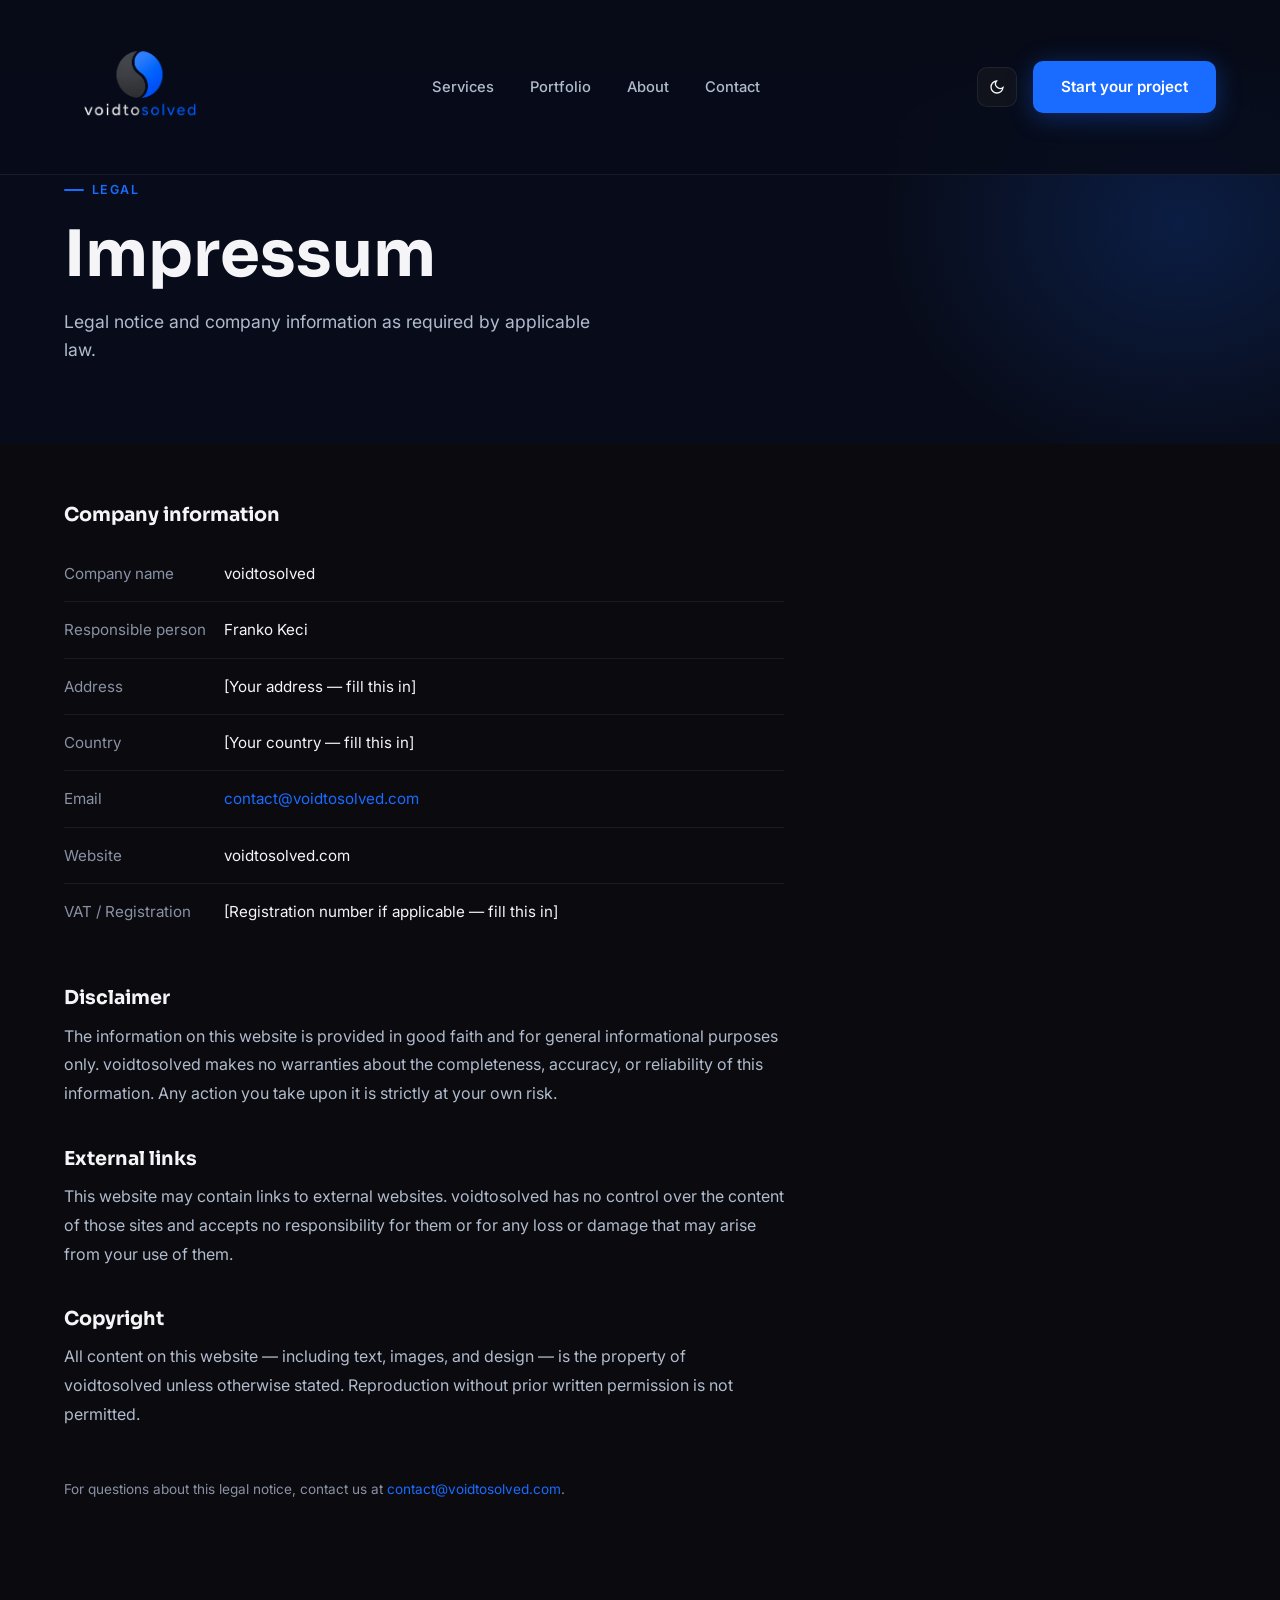
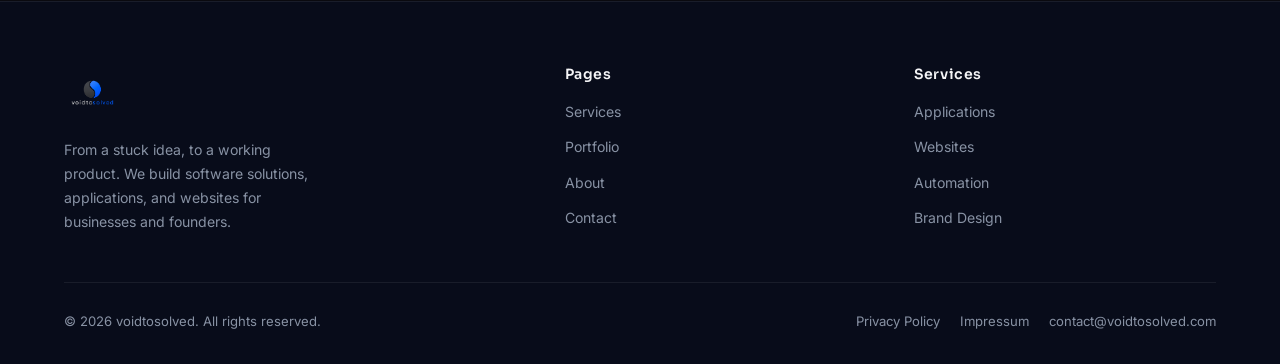
<file: impressum.html>
﻿<!DOCTYPE html>
<html lang="en" data-theme="dark">
<head>
  <meta charset="UTF-8" />
  <meta name="viewport" content="width=device-width, initial-scale=1.0" />
  <title>Impressum &mdash; voidtosolved</title>
  <meta name="description" content="Legal notice and company information for voidtosolved." />
  <link rel="stylesheet" href="css/style.css" />
  <link rel="icon" type="image/png" href="VTS_LOGO_NO_BCG_CIRCLE.png" />
  <link rel="apple-touch-icon" href="VTS_LOGO_NO_BCG_CIRCLE.png" />
</head>
<body>

<nav>
  <div class="container nav-inner">
    <a href="index.html" class="nav-logo" aria-label="voidtosolved home">
      <img src="VTS_LOGO_NO_BCG_WHITE.png" alt="voidtosolved logo" class="logo-dark" />
      <img src="voidtosolved_transparent.png" alt="voidtosolved logo" class="logo-light" />
    </a>
    <ul class="nav-links">
      <li><a href="services.html">Services</a></li>
      <li><a href="portfolio.html">Portfolio</a></li>
      <li><a href="about.html">About</a></li>
      <li><a href="contact.html">Contact</a></li>
    </ul>
    <div class="nav-right">
      <button class="theme-toggle" aria-label="Toggle theme"></button>
      <a href="contact.html" class="btn btn-primary">Start your project</a>
      <button class="hamburger" aria-label="Open menu" aria-expanded="false">
        <span></span><span></span><span></span>
      </button>
    </div>
  </div>
</nav>

<nav class="mobile-nav" role="navigation" aria-label="Mobile menu">
  <a href="services.html">Services</a>
  <a href="portfolio.html">Portfolio</a>
  <a href="about.html">About</a>
  <a href="contact.html">Contact</a>
  <a href="contact.html" class="btn btn-primary">Start your project</a>
</nav>

<div class="page-wrapper">

  <section class="page-hero">
    <div class="container">
      <div class="fade-up">
        <span class="section-label">Legal</span>
        <h1>Impressum</h1>
        <p style="max-width:560px;margin-top:16px;font-size:1.1rem;">Legal notice and company information as required by applicable law.</p>
      </div>
    </div>
  </section>

  <section style="padding:60px 0 100px;">
    <div class="container">
      <div style="max-width:720px;line-height:1.8;color:var(--text-secondary);">

        <h2 style="font-size:1.2rem;color:var(--pure-white);margin:0 0 20px;">Company information</h2>

        <table style="border-collapse:collapse;width:100%;font-size:0.95rem;">
          <tr style="border-bottom:1px solid var(--card-border);">
            <td style="padding:14px 0;color:var(--text-muted);width:160px;">Company name</td>
            <td style="padding:14px 0;color:var(--pure-white);">voidtosolved</td>
          </tr>
          <tr style="border-bottom:1px solid var(--card-border);">
            <td style="padding:14px 0;color:var(--text-muted);">Responsible person</td>
            <td style="padding:14px 0;color:var(--pure-white);">Franko Keci</td>
          </tr>
          <tr style="border-bottom:1px solid var(--card-border);">
            <td style="padding:14px 0;color:var(--text-muted);">Address</td>
            <td style="padding:14px 0;color:var(--pure-white);">[Your address &mdash; fill this in]</td>
          </tr>
          <tr style="border-bottom:1px solid var(--card-border);">
            <td style="padding:14px 0;color:var(--text-muted);">Country</td>
            <td style="padding:14px 0;color:var(--pure-white);">[Your country &mdash; fill this in]</td>
          </tr>
          <tr style="border-bottom:1px solid var(--card-border);">
            <td style="padding:14px 0;color:var(--text-muted);">Email</td>
            <td style="padding:14px 0;"><a href="mailto:contact@voidtosolved.com" style="color:var(--solved-blue);">contact@voidtosolved.com</a></td>
          </tr>
          <tr style="border-bottom:1px solid var(--card-border);">
            <td style="padding:14px 0;color:var(--text-muted);">Website</td>
            <td style="padding:14px 0;color:var(--pure-white);">voidtosolved.com</td>
          </tr>
          <tr>
            <td style="padding:14px 0;color:var(--text-muted);">VAT / Registration</td>
            <td style="padding:14px 0;color:var(--pure-white);">[Registration number if applicable &mdash; fill this in]</td>
          </tr>
        </table>

        <h2 style="font-size:1.2rem;color:var(--pure-white);margin:48px 0 12px;">Disclaimer</h2>
        <p>The information on this website is provided in good faith and for general informational purposes only. voidtosolved makes no warranties about the completeness, accuracy, or reliability of this information. Any action you take upon it is strictly at your own risk.</p>

        <h2 style="font-size:1.2rem;color:var(--pure-white);margin:40px 0 12px;">External links</h2>
        <p>This website may contain links to external websites. voidtosolved has no control over the content of those sites and accepts no responsibility for them or for any loss or damage that may arise from your use of them.</p>

        <h2 style="font-size:1.2rem;color:var(--pure-white);margin:40px 0 12px;">Copyright</h2>
        <p>All content on this website &mdash; including text, images, and design &mdash; is the property of voidtosolved unless otherwise stated. Reproduction without prior written permission is not permitted.</p>

        <p style="margin-top:48px;font-size:0.85rem;color:var(--text-muted);">For questions about this legal notice, contact us at <a href="mailto:contact@voidtosolved.com" style="color:var(--solved-blue);">contact@voidtosolved.com</a>.</p>

      </div>
    </div>
  </section>

</div>

<footer>
  <div class="container">
    <div class="footer-grid">
      <div class="footer-brand">
        <img src="VTS_LOGO_NO_BCG_WHITE.png" alt="voidtosolved" class="logo-dark" />
        <img src="voidtosolved_transparent.png" alt="voidtosolved" class="logo-light" />
        <p>From a stuck idea, to a working product. We build software solutions, applications, and websites for businesses and founders.</p>
      </div>
      <div class="footer-col">
        <h4>Pages</h4>
        <ul>
          <li><a href="services.html">Services</a></li>
          <li><a href="portfolio.html">Portfolio</a></li>
          <li><a href="about.html">About</a></li>
          <li><a href="contact.html">Contact</a></li>
        </ul>
      </div>
      <div class="footer-col">
        <h4>Services</h4>
        <ul>
          <li><a href="services.html#applications">Applications</a></li>
          <li><a href="services.html#websites">Websites</a></li>
          <li><a href="services.html#automation">Automation</a></li>
          <li><a href="services.html#brand">Brand Design</a></li>
        </ul>
      </div>
    </div>
    <div class="footer-bottom">
      <p>&copy; 2026 voidtosolved. All rights reserved.</p>
      <div style="display:flex;gap:20px;align-items:center;flex-wrap:wrap;">
        <a href="privacy.html" style="color:var(--text-muted);font-size:0.82rem;">Privacy Policy</a>
        <a href="impressum.html" style="color:var(--text-muted);font-size:0.82rem;">Impressum</a>
        <a href="mailto:contact@voidtosolved.com">contact@voidtosolved.com</a>
      </div>
    </div>
  </div>
</footer>

<script src="js/main.js"></script>
</body>
</html>
</file>
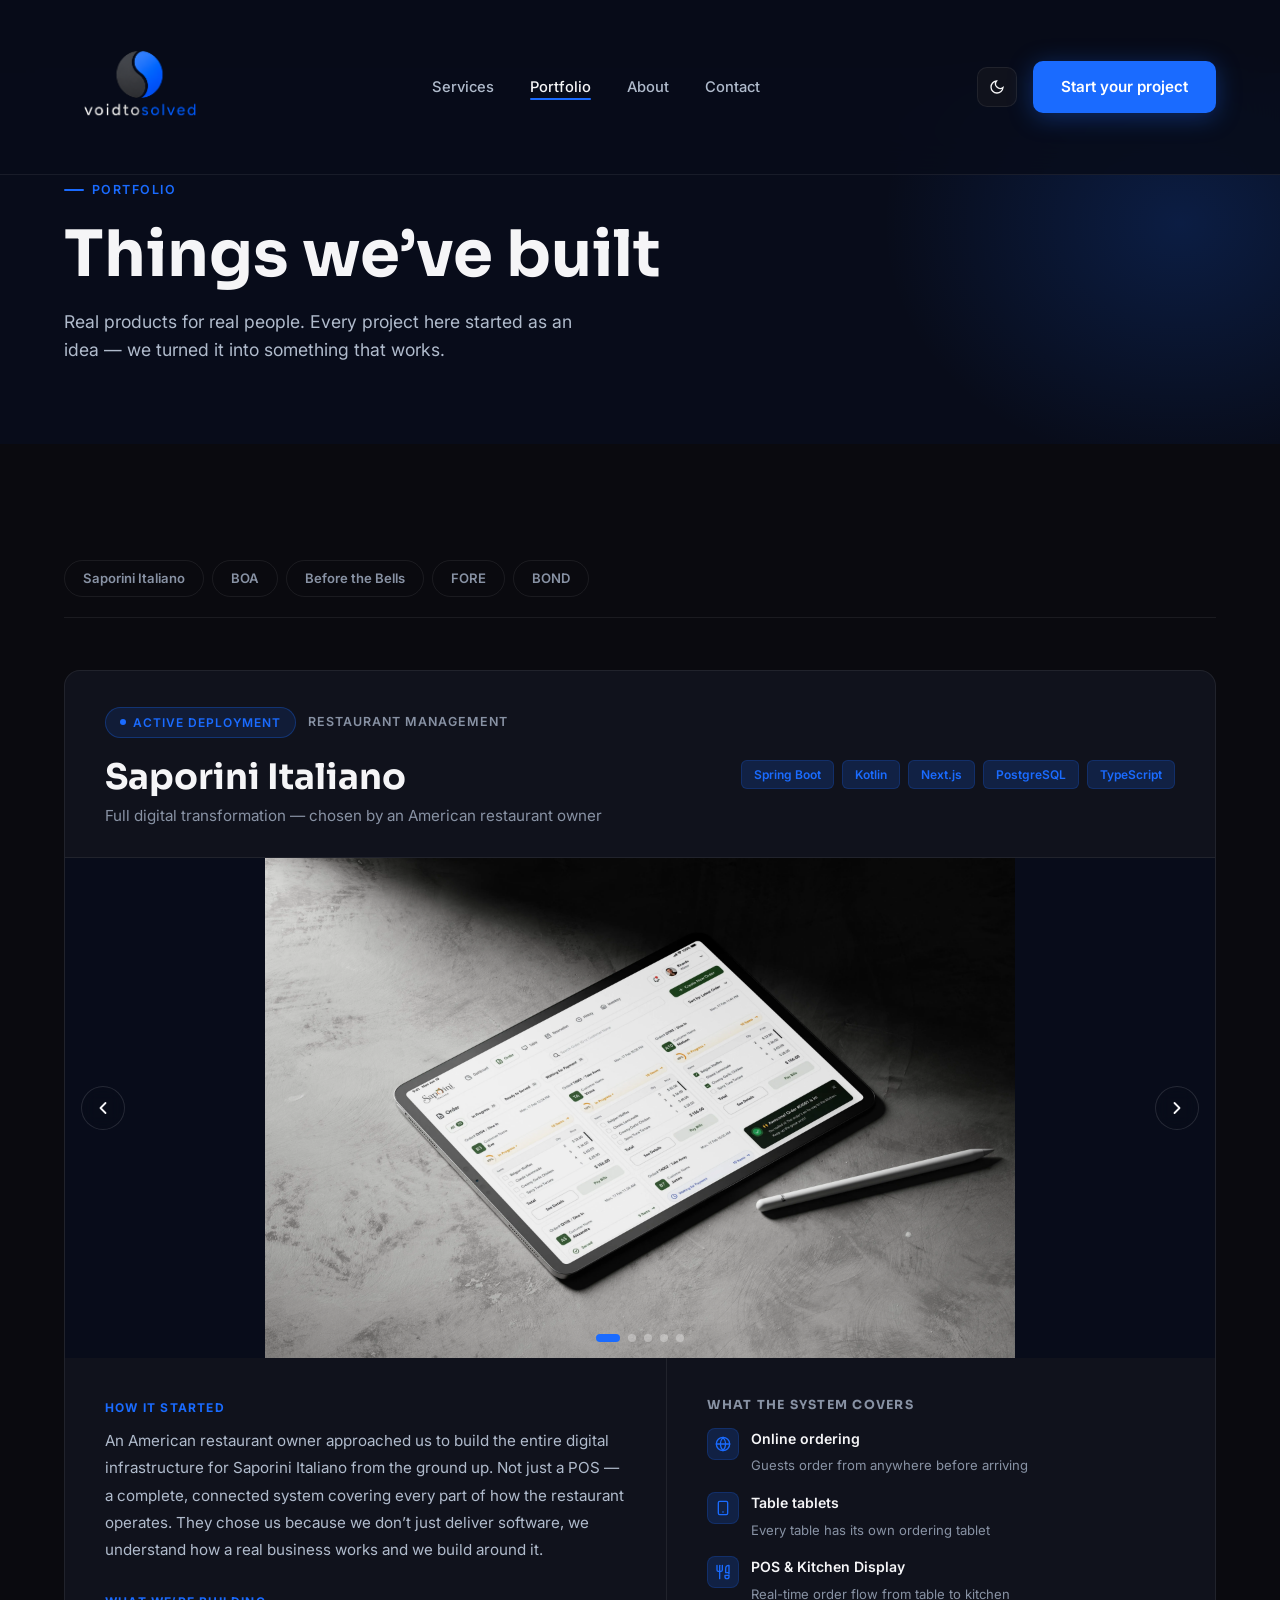
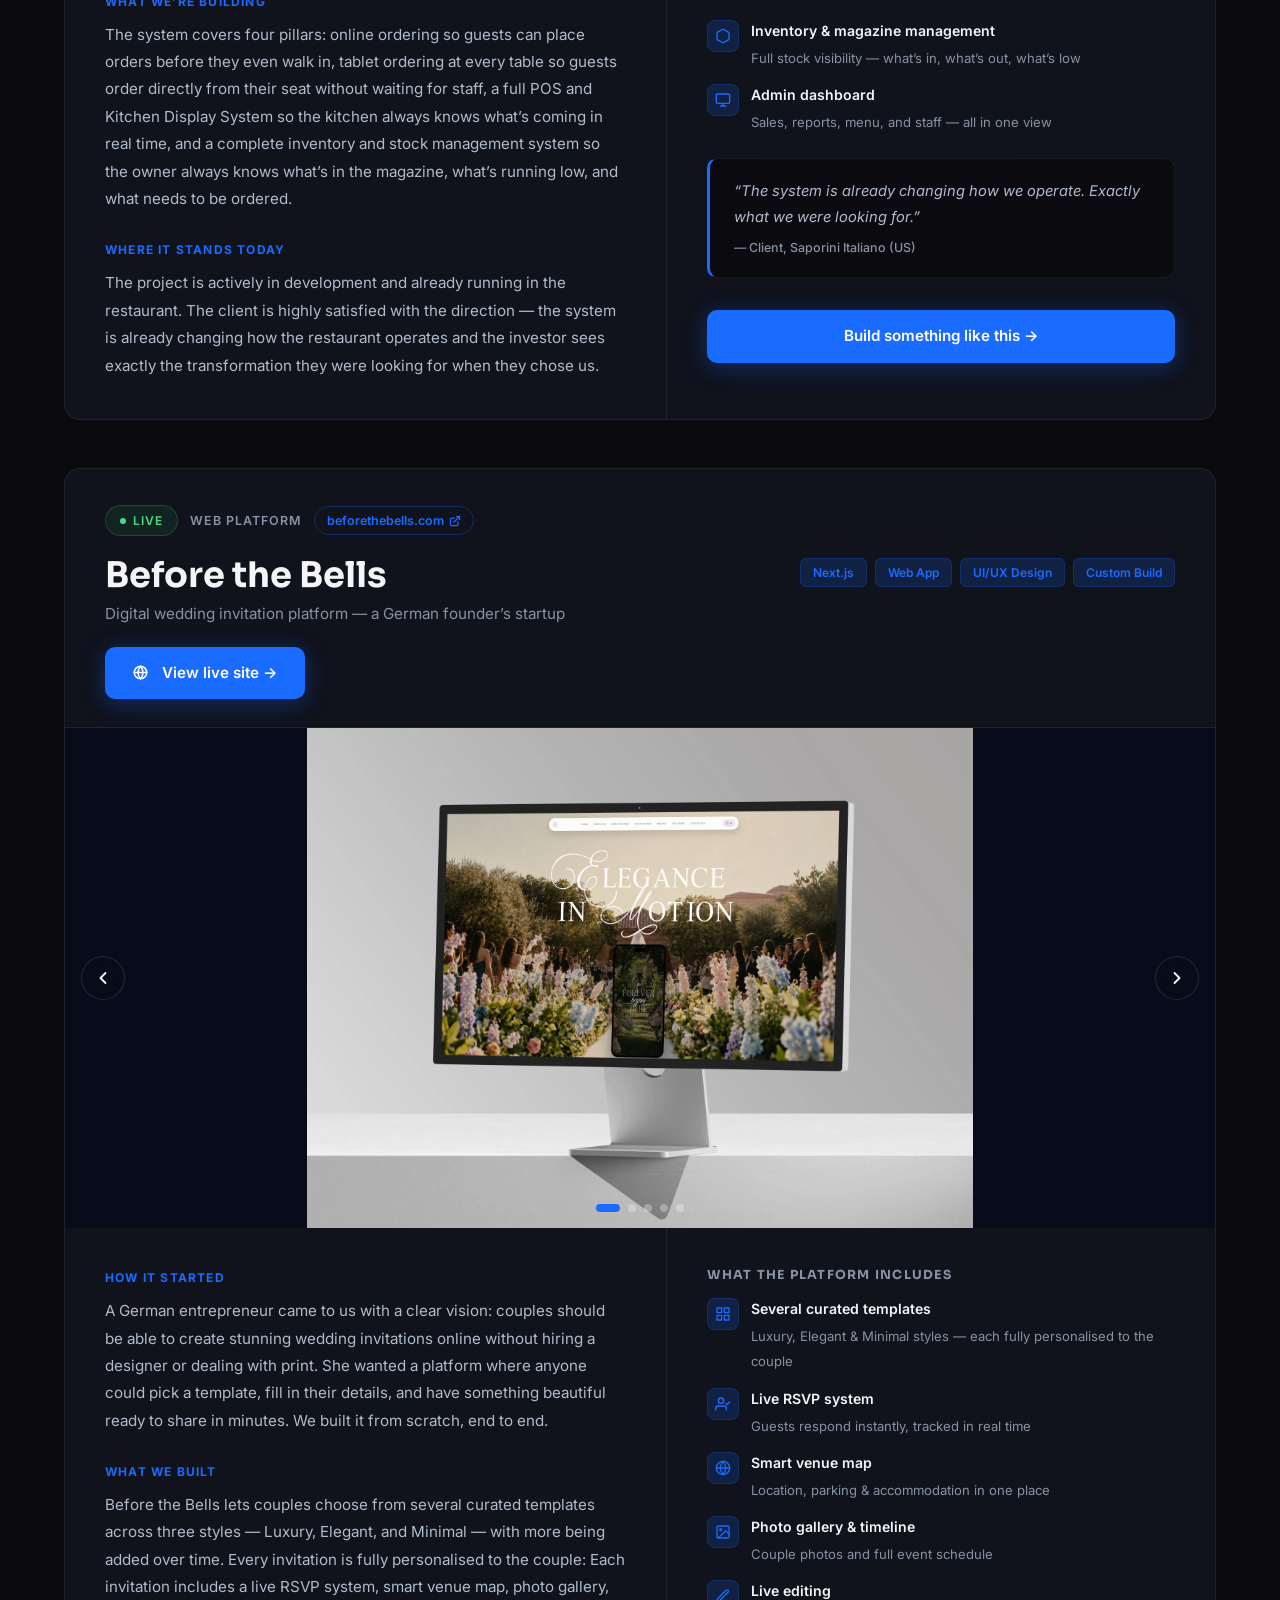
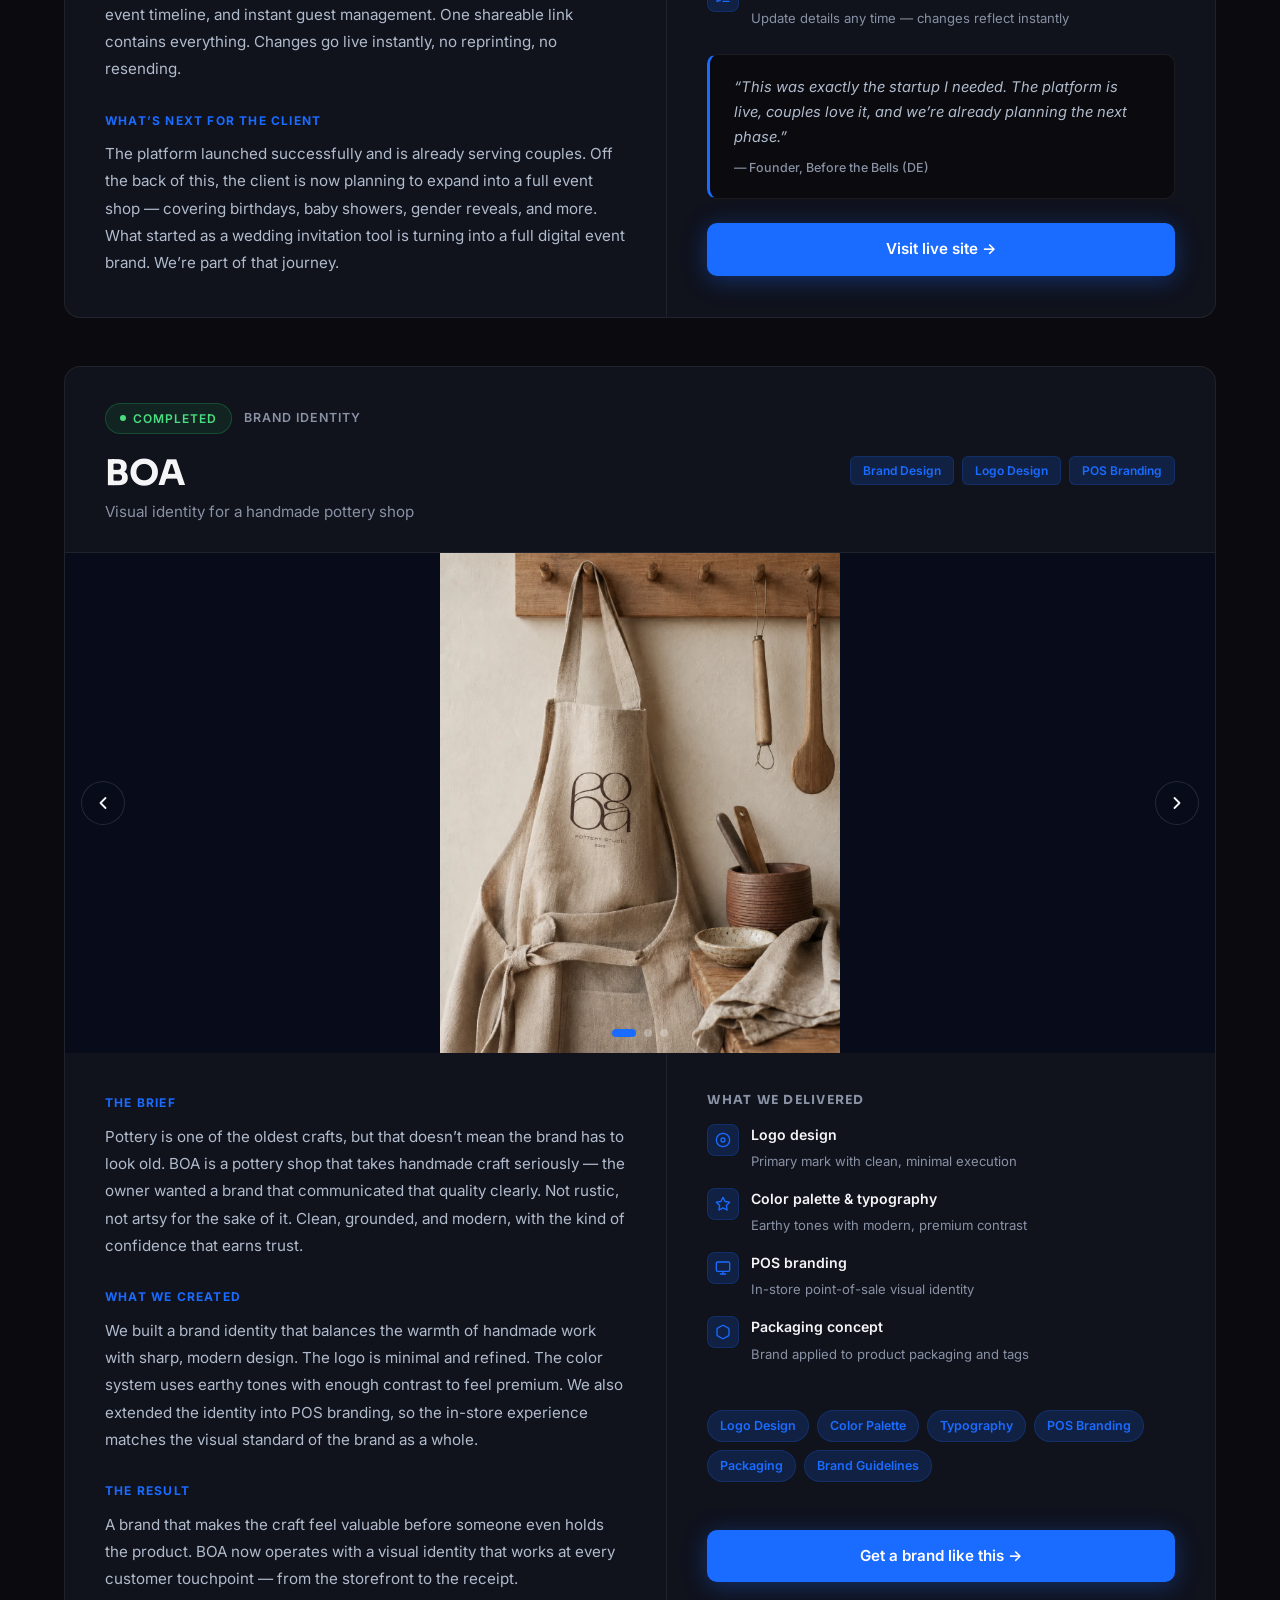
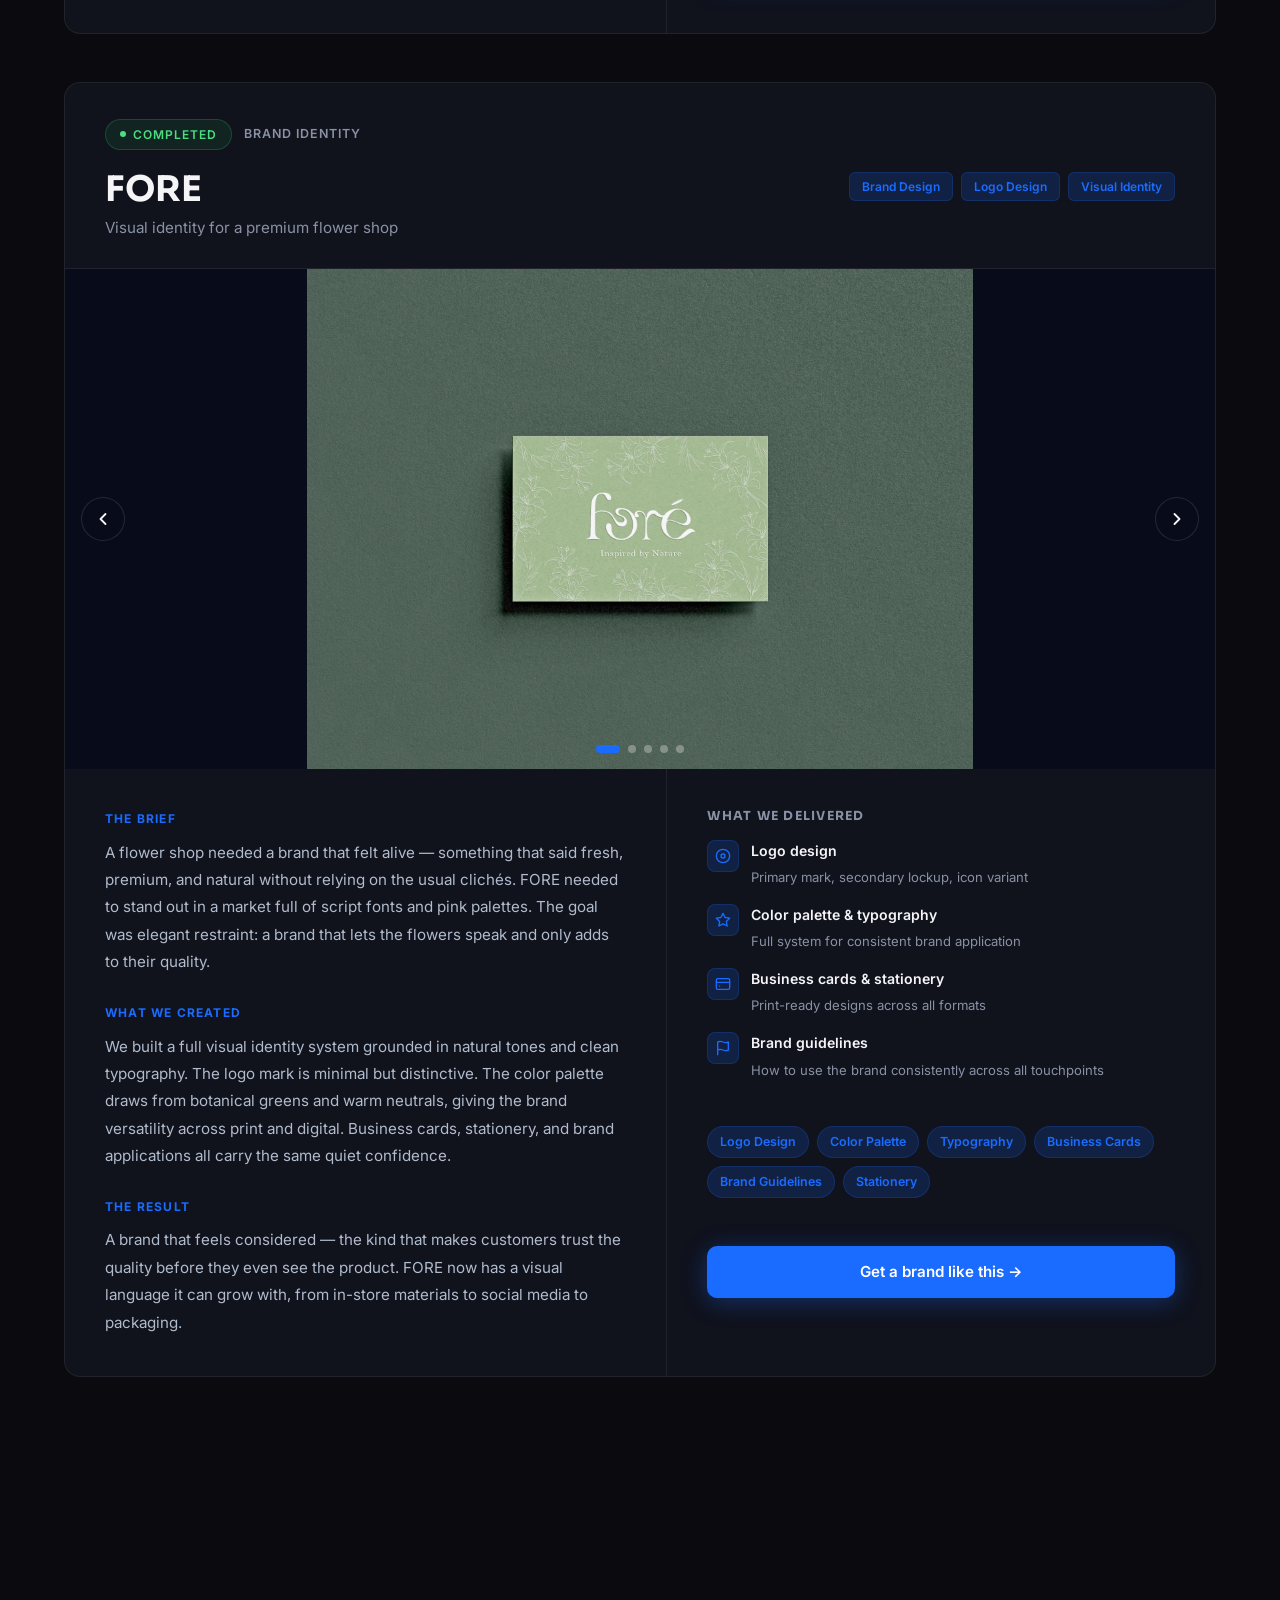
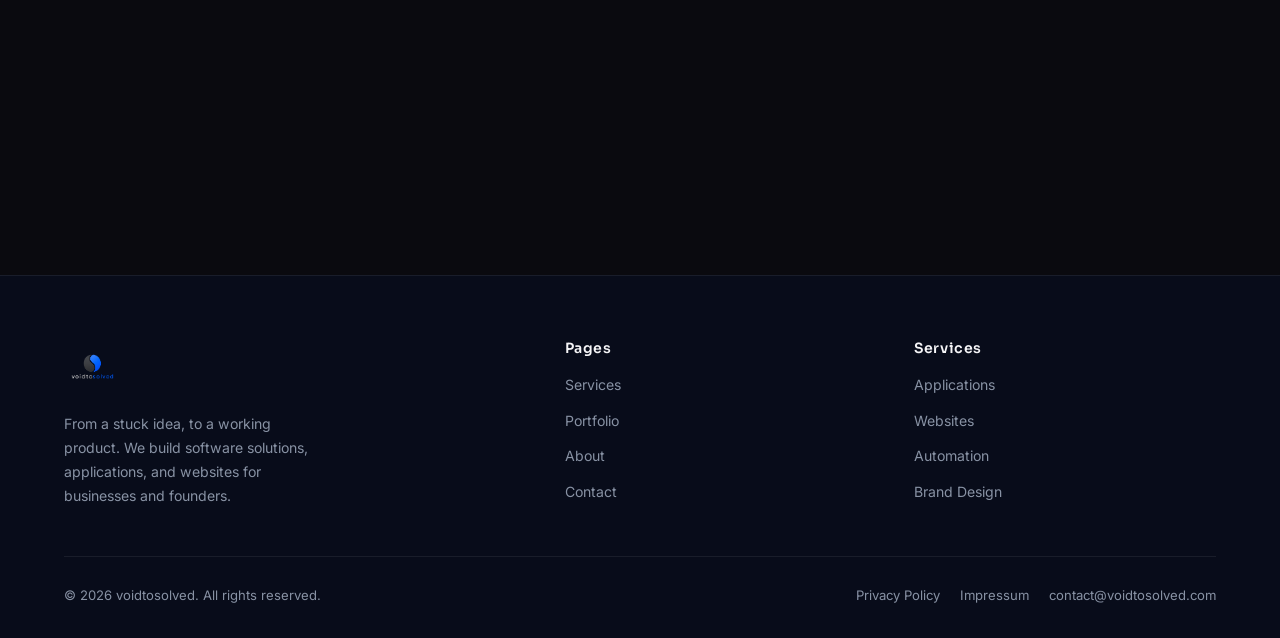
<file: portfolio.html>
﻿<!DOCTYPE html>
<html lang="en" data-theme="dark">
<head>
  <meta charset="UTF-8" />
  <meta name="viewport" content="width=device-width, initial-scale=1.0" />
  <title>Portfolio &mdash; voidtosolved</title>
  <meta name="description" content="Portfolio of voidtosolved &mdash; restaurant management systems, SaaS platforms, wedding invitation apps, and brand identities built for clients across Europe and the US." />
  <link rel="stylesheet" href="css/style.css" />
  <link rel="icon" type="image/png" href="VTS_LOGO_NO_BCG_CIRCLE.png" />
  <link rel="apple-touch-icon" href="VTS_LOGO_NO_BCG_CIRCLE.png" />
</head>
<body>

<nav>
  <div class="container nav-inner">
    <a href="index.html" class="nav-logo" aria-label="voidtosolved home">
      <img src="VTS_LOGO_NO_BCG_WHITE.png" alt="voidtosolved logo" class="logo-dark" />
      <img src="voidtosolved_transparent.png" alt="voidtosolved logo" class="logo-light" />
    </a>
    <ul class="nav-links">
      <li><a href="services.html">Services</a></li>
      <li><a href="portfolio.html">Portfolio</a></li>
      <li><a href="about.html">About</a></li>
      <li><a href="contact.html">Contact</a></li>
    </ul>
    <div class="nav-right">
      <button class="theme-toggle" aria-label="Toggle theme"></button>
      <a href="contact.html" class="btn btn-primary">Start your project</a>
      <button class="hamburger" aria-label="Open menu" aria-expanded="false">
        <span></span><span></span><span></span>
      </button>
    </div>
  </div>
</nav>

<nav class="mobile-nav" role="navigation" aria-label="Mobile menu">
  <a href="services.html">Services</a>
  <a href="portfolio.html">Portfolio</a>
  <a href="about.html">About</a>
  <a href="contact.html">Contact</a>
  <a href="contact.html" class="btn btn-primary">Start your project</a>
</nav>

<div class="page-wrapper">

  <section class="page-hero">
    <div class="container">
      <div class="fade-up">
        <span class="section-label">Portfolio</span>
        <h1>Things we&rsquo;ve built</h1>
        <p style="max-width:520px;margin-top:16px;font-size:1.1rem;">Real products for real people. Every project here started as an idea &mdash; we turned it into something that works.</p>
      </div>
    </div>
  </section>

  <section class="portfolio-full">
    <div class="container">
      <nav class="portfolio-nav" aria-label="Jump to project">
        <a href="#saporini" class="portfolio-nav-pill">Saporini Italiano</a>
        <a href="#boa" class="portfolio-nav-pill">BOA</a>
        <a href="#wedding" class="portfolio-nav-pill">Before the Bells</a>
        <a href="#fore" class="portfolio-nav-pill">FORE</a>
        <a href="#bond" class="portfolio-nav-pill">BOND</a>
      </nav>

      <!-- â”€â”€ Saporini Italiano â”€â”€ -->
      <div class="project-showcase fade-up" id="saporini">

        <div class="project-showcase-header">
          <div class="project-showcase-meta">
            <span class="project-status-badge status-ongoing">
              <span class="status-dot"></span>
              Active deployment
            </span>
            <span class="project-category-tag">Restaurant Management</span>
          </div>
          <div class="project-showcase-title-row">
            <div>
              <h2 class="project-showcase-title">Saporini Italiano</h2>
              <p class="project-showcase-sub">Full digital transformation &mdash; chosen by an American restaurant owner</p>
            </div>
            <div class="project-tech-tags">
              <span class="project-tag-badge">Spring Boot</span>
              <span class="project-tag-badge">Kotlin</span>
              <span class="project-tag-badge">Next.js</span>
              <span class="project-tag-badge">PostgreSQL</span>
              <span class="project-tag-badge">TypeScript</span>
            </div>
          </div>
        </div>

        <!-- Image Slider -->
        <div class="project-slider">
          <div class="project-slider-track" id="saporini-track">
            <div class="project-slide"><img src="Saporini/1.webp" alt="Saporini Italiano &mdash; POS terminal" /></div>
            <div class="project-slide"><img src="Saporini/2.webp" alt="Saporini Italiano &mdash; Kitchen display" /></div>
            <div class="project-slide"><img src="Saporini/3.webp" alt="Saporini Italiano &mdash; Table ordering" /></div>
            <div class="project-slide"><img src="Saporini/6.webp" alt="Saporini Italiano &mdash; Admin dashboard" /></div>
            <div class="project-slide"><img src="Saporini/7.webp" alt="Saporini Italiano &mdash; Inventory system" /></div>
          </div>
          <button class="slider-btn slider-prev" aria-label="Previous image" onclick="sliderMove('saporini', -1)">
            <svg width="20" height="20" viewBox="0 0 24 24" fill="none" stroke="currentColor" stroke-width="2.2" stroke-linecap="round" stroke-linejoin="round"><polyline points="15 18 9 12 15 6"/></svg>
          </button>
          <button class="slider-btn slider-next" aria-label="Next image" onclick="sliderMove('saporini', 1)">
            <svg width="20" height="20" viewBox="0 0 24 24" fill="none" stroke="currentColor" stroke-width="2.2" stroke-linecap="round" stroke-linejoin="round"><polyline points="9 18 15 12 9 6"/></svg>
          </button>
          <div class="slider-dots" id="saporini-dots">
            <button class="slider-dot active" onclick="sliderGo('saporini', 0)" aria-label="Image 1"></button>
            <button class="slider-dot" onclick="sliderGo('saporini', 1)" aria-label="Image 2"></button>
            <button class="slider-dot" onclick="sliderGo('saporini', 2)" aria-label="Image 3"></button>
            <button class="slider-dot" onclick="sliderGo('saporini', 3)" aria-label="Image 4"></button>
            <button class="slider-dot" onclick="sliderGo('saporini', 4)" aria-label="Image 5"></button>
          </div>
        </div>

        <!-- Content Grid -->
        <div class="project-showcase-body">
          <div class="project-showcase-left">

            <div class="project-story-block">
              <span class="project-story-label">How it started</span>
              <p>An American restaurant owner approached us to build the entire digital infrastructure for Saporini Italiano from the ground up. Not just a POS &mdash; a complete, connected system covering every part of how the restaurant operates. They chose us because we don&rsquo;t just deliver software, we understand how a real business works and we build around it.</p>
            </div>

            <div class="project-story-block">
              <span class="project-story-label">What we&rsquo;re building</span>
              <p>The system covers four pillars: online ordering so guests can place orders before they even walk in, tablet ordering at every table so guests order directly from their seat without waiting for staff, a full POS and Kitchen Display System so the kitchen always knows what&rsquo;s coming in real time, and a complete inventory and stock management system so the owner always knows what&rsquo;s in the magazine, what&rsquo;s running low, and what needs to be ordered.</p>
            </div>

            <div class="project-story-block">
              <span class="project-story-label">Where it stands today</span>
              <p>The project is actively in development and already running in the restaurant. The client is highly satisfied with the direction &mdash; the system is already changing how the restaurant operates and the investor sees exactly the transformation they were looking for when they chose us.</p>
            </div>

          </div>

          <div class="project-showcase-right">

            <div class="project-feature-list">
              <h4>What the system covers</h4>
              <div class="project-feature-item">
                <div class="project-feature-icon">
                  <svg width="16" height="16" viewBox="0 0 24 24" fill="none" stroke="currentColor" stroke-width="2" stroke-linecap="round" stroke-linejoin="round"><circle cx="12" cy="12" r="10"/><path d="M2 12h20"/><path d="M12 2a15.3 15.3 0 0 1 4 10 15.3 15.3 0 0 1-4 10 15.3 15.3 0 0 1-4-10 15.3 15.3 0 0 1 4-10z"/></svg>
                </div>
                <div>
                  <strong>Online ordering</strong>
                  <span>Guests order from anywhere before arriving</span>
                </div>
              </div>
              <div class="project-feature-item">
                <div class="project-feature-icon">
                  <svg width="16" height="16" viewBox="0 0 24 24" fill="none" stroke="currentColor" stroke-width="2" stroke-linecap="round" stroke-linejoin="round"><rect x="5" y="2" width="14" height="20" rx="2"/><line x1="12" y1="18" x2="12.01" y2="18" stroke-width="2.5"/></svg>
                </div>
                <div>
                  <strong>Table tablets</strong>
                  <span>Every table has its own ordering tablet</span>
                </div>
              </div>
              <div class="project-feature-item">
                <div class="project-feature-icon">
                  <svg width="16" height="16" viewBox="0 0 24 24" fill="none" stroke="currentColor" stroke-width="2" stroke-linecap="round" stroke-linejoin="round"><path d="M3 2v7c0 1.1.9 2 2 2h4a2 2 0 0 0 2-2V2"/><path d="M7 2v20"/><path d="M21 15V2a5 5 0 0 0-5 5v6h3.5c.8 0 1.5.7 1.5 1.5v.5"/><path d="M21 19a3 3 0 0 1-6 0v-2h6v2z"/></svg>
                </div>
                <div>
                  <strong>POS &amp; Kitchen Display</strong>
                  <span>Real-time order flow from table to kitchen</span>
                </div>
              </div>
              <div class="project-feature-item">
                <div class="project-feature-icon">
                  <svg width="16" height="16" viewBox="0 0 24 24" fill="none" stroke="currentColor" stroke-width="2" stroke-linecap="round" stroke-linejoin="round"><path d="M21 16V8a2 2 0 0 0-1-1.73l-7-4a2 2 0 0 0-2 0l-7 4A2 2 0 0 0 3 8v8a2 2 0 0 0 1 1.73l7 4a2 2 0 0 0 2 0l7-4A2 2 0 0 0 21 16z"/></svg>
                </div>
                <div>
                  <strong>Inventory &amp; magazine management</strong>
                  <span>Full stock visibility &mdash; what&rsquo;s in, what&rsquo;s out, what&rsquo;s low</span>
                </div>
              </div>
              <div class="project-feature-item">
                <div class="project-feature-icon">
                  <svg width="16" height="16" viewBox="0 0 24 24" fill="none" stroke="currentColor" stroke-width="2" stroke-linecap="round" stroke-linejoin="round"><rect x="2" y="3" width="20" height="14" rx="2"/><path d="M8 21h8"/><path d="M12 17v4"/></svg>
                </div>
                <div>
                  <strong>Admin dashboard</strong>
                  <span>Sales, reports, menu, and staff &mdash; all in one view</span>
                </div>
              </div>
            </div>

            <div class="project-client-note">
              <div class="project-client-quote">
                &ldquo;The system is already changing how we operate. Exactly what we were looking for.&rdquo;
              </div>
              <div class="project-client-attr">&mdash; Client, Saporini Italiano (US)</div>
            </div>

            <a href="contact.html" class="btn btn-primary" style="width:100%;justify-content:center;margin-top:8px;">Build something like this &rarr;</a>

          </div>
        </div>

      </div>

      <!-- â”€â”€ BOA â€” Pottery Shop â”€â”€ -->
      <div class="project-showcase fade-up" id="wedding" style="margin-top: 48px;">

        <div class="project-showcase-header">
          <div class="project-showcase-meta">
            <span class="project-status-badge status-done">
              <span class="status-dot"></span>
              Live
            </span>
            <span class="project-category-tag">Web Platform</span>
            <a href="https://beforethebells.com" target="_blank" rel="noopener" class="project-live-link">
              beforethebells.com
              <svg width="12" height="12" viewBox="0 0 24 24" fill="none" stroke="currentColor" stroke-width="2.5" stroke-linecap="round" stroke-linejoin="round"><path d="M18 13v6a2 2 0 0 1-2 2H5a2 2 0 0 1-2-2V8a2 2 0 0 1 2-2h6"/><polyline points="15 3 21 3 21 9"/><line x1="10" y1="14" x2="21" y2="3"/></svg>
            </a>
          </div>
          <div class="project-showcase-title-row">
            <div>
              <h2 class="project-showcase-title">Before the Bells</h2>
              <p class="project-showcase-sub">Digital wedding invitation platform &mdash; a German founder&rsquo;s startup</p>
              <a href="https://beforethebells.com" target="_blank" rel="noopener" class="btn btn-primary" style="margin-top:20px;display:inline-flex;">
                <svg width="15" height="15" viewBox="0 0 24 24" fill="none" stroke="currentColor" stroke-width="2.5" stroke-linecap="round" stroke-linejoin="round" style="margin-right:6px;"><circle cx="12" cy="12" r="10"/><path d="M2 12h20"/><path d="M12 2a15.3 15.3 0 0 1 4 10 15.3 15.3 0 0 1-4 10 15.3 15.3 0 0 1-4-10 15.3 15.3 0 0 1 4-10z"/></svg>
                View live site &rarr;
              </a>
            </div>
            <div class="project-tech-tags">
              <span class="project-tag-badge">Next.js</span>
              <span class="project-tag-badge">Web App</span>
              <span class="project-tag-badge">UI/UX Design</span>
              <span class="project-tag-badge">Custom Build</span>
            </div>
          </div>
        </div>

        <!-- Image Slider -->
        <div class="project-slider">
          <div class="project-slider-track" id="btb-track">
            <div class="project-slide"><img src="beforethebells/1.webp" alt="Before the Bells &mdash; Template selection" /></div>
            <div class="project-slide"><img src="beforethebells/2.webp" alt="Before the Bells &mdash; Invitation view" /></div>
            <div class="project-slide"><img src="beforethebells/3.webp" alt="Before the Bells &mdash; RSVP system" /></div>
            <div class="project-slide"><img src="beforethebells/4.webp" alt="Before the Bells &mdash; Photo gallery" /></div>
            <div class="project-slide"><img src="beforethebells/5.webp" alt="Before the Bells &mdash; Event details" /></div>
          </div>
          <button class="slider-btn slider-prev" aria-label="Previous image" onclick="sliderMove('btb', -1)">
            <svg width="20" height="20" viewBox="0 0 24 24" fill="none" stroke="currentColor" stroke-width="2.2" stroke-linecap="round" stroke-linejoin="round"><polyline points="15 18 9 12 15 6"/></svg>
          </button>
          <button class="slider-btn slider-next" aria-label="Next image" onclick="sliderMove('btb', 1)">
            <svg width="20" height="20" viewBox="0 0 24 24" fill="none" stroke="currentColor" stroke-width="2.2" stroke-linecap="round" stroke-linejoin="round"><polyline points="9 18 15 12 9 6"/></svg>
          </button>
          <div class="slider-dots" id="btb-dots">
            <button class="slider-dot active" onclick="sliderGo('btb', 0)" aria-label="Image 1"></button>
            <button class="slider-dot" onclick="sliderGo('btb', 1)" aria-label="Image 2"></button>
            <button class="slider-dot" onclick="sliderGo('btb', 2)" aria-label="Image 3"></button>
            <button class="slider-dot" onclick="sliderGo('btb', 3)" aria-label="Image 4"></button>
            <button class="slider-dot" onclick="sliderGo('btb', 4)" aria-label="Image 5"></button>
          </div>
        </div>

        <!-- Content Grid -->
        <div class="project-showcase-body">
          <div class="project-showcase-left">

            <div class="project-story-block">
              <span class="project-story-label">How it started</span>
              <p>A German entrepreneur came to us with a clear vision: couples should be able to create stunning wedding invitations online without hiring a designer or dealing with print. She wanted a platform where anyone could pick a template, fill in their details, and have something beautiful ready to share in minutes. We built it from scratch, end to end.</p>
            </div>

            <div class="project-story-block">
              <span class="project-story-label">What we built</span>
              <p>Before the Bells lets couples choose from several curated templates across three styles &mdash; Luxury, Elegant, and Minimal &mdash; with more being added over time. Every invitation is fully personalised to the couple: Each invitation includes a live RSVP system, smart venue map, photo gallery, event timeline, and instant guest management. One shareable link contains everything. Changes go live instantly, no reprinting, no resending.</p>
            </div>

            <div class="project-story-block">
              <span class="project-story-label">What&rsquo;s next for the client</span>
              <p>The platform launched successfully and is already serving couples. Off the back of this, the client is now planning to expand into a full event shop &mdash; covering birthdays, baby showers, gender reveals, and more. What started as a wedding invitation tool is turning into a full digital event brand. We&rsquo;re part of that journey.</p>
            </div>

          </div>

          <div class="project-showcase-right">

            <div class="project-feature-list">
              <h4>What the platform includes</h4>
              <div class="project-feature-item">
                <div class="project-feature-icon">
                  <svg width="16" height="16" viewBox="0 0 24 24" fill="none" stroke="currentColor" stroke-width="2" stroke-linecap="round" stroke-linejoin="round"><rect x="3" y="3" width="7" height="7"/><rect x="14" y="3" width="7" height="7"/><rect x="14" y="14" width="7" height="7"/><rect x="3" y="14" width="7" height="7"/></svg>
                </div>
                <div>
                  <strong>Several curated templates</strong>
                  <span>Luxury, Elegant &amp; Minimal styles &mdash; each fully personalised to the couple</span>
                </div>
              </div>
              <div class="project-feature-item">
                <div class="project-feature-icon">
                  <svg width="16" height="16" viewBox="0 0 24 24" fill="none" stroke="currentColor" stroke-width="2" stroke-linecap="round" stroke-linejoin="round"><path d="M17 21v-2a4 4 0 0 0-4-4H5a4 4 0 0 0-4 4v2"/><circle cx="9" cy="7" r="4"/><polyline points="16 11 18 13 22 9"/></svg>
                </div>
                <div>
                  <strong>Live RSVP system</strong>
                  <span>Guests respond instantly, tracked in real time</span>
                </div>
              </div>
              <div class="project-feature-item">
                <div class="project-feature-icon">
                  <svg width="16" height="16" viewBox="0 0 24 24" fill="none" stroke="currentColor" stroke-width="2" stroke-linecap="round" stroke-linejoin="round"><circle cx="12" cy="12" r="10"/><path d="M2 12h20"/><path d="M12 2a15.3 15.3 0 0 1 4 10 15.3 15.3 0 0 1-4 10 15.3 15.3 0 0 1-4-10 15.3 15.3 0 0 1 4-10z"/></svg>
                </div>
                <div>
                  <strong>Smart venue map</strong>
                  <span>Location, parking &amp; accommodation in one place</span>
                </div>
              </div>
              <div class="project-feature-item">
                <div class="project-feature-icon">
                  <svg width="16" height="16" viewBox="0 0 24 24" fill="none" stroke="currentColor" stroke-width="2" stroke-linecap="round" stroke-linejoin="round"><rect x="3" y="3" width="18" height="18" rx="2"/><circle cx="8.5" cy="8.5" r="1.5"/><polyline points="21 15 16 10 5 21"/></svg>
                </div>
                <div>
                  <strong>Photo gallery &amp; timeline</strong>
                  <span>Couple photos and full event schedule</span>
                </div>
              </div>
              <div class="project-feature-item">
                <div class="project-feature-icon">
                  <svg width="16" height="16" viewBox="0 0 24 24" fill="none" stroke="currentColor" stroke-width="2" stroke-linecap="round" stroke-linejoin="round"><path d="M12 20h9"/><path d="M16.5 3.5a2.121 2.121 0 0 1 3 3L7 19l-4 1 1-4L16.5 3.5z"/></svg>
                </div>
                <div>
                  <strong>Live editing</strong>
                  <span>Update details any time &mdash; changes reflect instantly</span>
                </div>
              </div>
            </div>

            <div class="project-client-note">
              <div class="project-client-quote">
                &ldquo;This was exactly the startup I needed. The platform is live, couples love it, and we&rsquo;re already planning the next phase.&rdquo;
              </div>
              <div class="project-client-attr">&mdash; Founder, Before the Bells (DE)</div>
            </div>

            <a href="https://beforethebells.com" target="_blank" rel="noopener" class="btn btn-primary" style="width:100%;justify-content:center;">Visit live site &rarr;</a>

          </div>
        </div>

      </div>

      <!-- â”€â”€ FORE â€” Flower Shop â”€â”€ -->
      <div class="project-showcase fade-up" id="boa" style="margin-top:48px;">

        <div class="project-showcase-header">
          <div class="project-showcase-meta">
            <span class="project-status-badge status-done">
              <span class="status-dot"></span>
              Completed
            </span>
            <span class="project-category-tag">Brand Identity</span>
          </div>
          <div class="project-showcase-title-row">
            <div>
              <h2 class="project-showcase-title">BOA</h2>
              <p class="project-showcase-sub">Visual identity for a handmade pottery shop</p>
            </div>
            <div class="project-tech-tags">
              <span class="project-tag-badge">Brand Design</span>
              <span class="project-tag-badge">Logo Design</span>
              <span class="project-tag-badge">POS Branding</span>
            </div>
          </div>
        </div>

        <!-- Image Slider -->
        <div class="project-slider">
          <div class="project-slider-track" id="boa-track">
            <div class="project-slide"><img src="GraphDesigns/BOA/b1.webp" alt="BOA &mdash; Brand visual 1" /></div>
            <div class="project-slide"><img src="GraphDesigns/BOA/boapos.webp" alt="BOA &mdash; POS branding" /></div>
            <div class="project-slide"><img src="GraphDesigns/BOA/b3.webp" alt="BOA &mdash; Brand visual 3" /></div>
          </div>
          <button class="slider-btn slider-prev" aria-label="Previous image" onclick="sliderMove('boa', -1)">
            <svg width="20" height="20" viewBox="0 0 24 24" fill="none" stroke="currentColor" stroke-width="2.2" stroke-linecap="round" stroke-linejoin="round"><polyline points="15 18 9 12 15 6"/></svg>
          </button>
          <button class="slider-btn slider-next" aria-label="Next image" onclick="sliderMove('boa', 1)">
            <svg width="20" height="20" viewBox="0 0 24 24" fill="none" stroke="currentColor" stroke-width="2.2" stroke-linecap="round" stroke-linejoin="round"><polyline points="9 18 15 12 9 6"/></svg>
          </button>
          <div class="slider-dots" id="boa-dots">
            <button class="slider-dot active" onclick="sliderGo('boa', 0)" aria-label="Image 1"></button>
            <button class="slider-dot" onclick="sliderGo('boa', 1)" aria-label="Image 2"></button>
            <button class="slider-dot" onclick="sliderGo('boa', 2)" aria-label="Image 3"></button>
          </div>
        </div>

        <!-- Content Grid -->
        <div class="project-showcase-body">
          <div class="project-showcase-left">
            <div class="project-story-block">
              <span class="project-story-label">The brief</span>
              <p>Pottery is one of the oldest crafts, but that doesn&rsquo;t mean the brand has to look old. BOA is a pottery shop that takes handmade craft seriously &mdash; the owner wanted a brand that communicated that quality clearly. Not rustic, not artsy for the sake of it. Clean, grounded, and modern, with the kind of confidence that earns trust.</p>
            </div>
            <div class="project-story-block">
              <span class="project-story-label">What we created</span>
              <p>We built a brand identity that balances the warmth of handmade work with sharp, modern design. The logo is minimal and refined. The color system uses earthy tones with enough contrast to feel premium. We also extended the identity into POS branding, so the in-store experience matches the visual standard of the brand as a whole.</p>
            </div>
            <div class="project-story-block">
              <span class="project-story-label">The result</span>
              <p>A brand that makes the craft feel valuable before someone even holds the product. BOA now operates with a visual identity that works at every customer touchpoint &mdash; from the storefront to the receipt.</p>
            </div>
          </div>
          <div class="project-showcase-right">
            <div class="project-feature-list">
              <h4>What we delivered</h4>
              <div class="project-feature-item">
                <div class="project-feature-icon"><svg width="16" height="16" viewBox="0 0 24 24" fill="none" stroke="currentColor" stroke-width="2" stroke-linecap="round" stroke-linejoin="round"><circle cx="12" cy="12" r="10"/><circle cx="12" cy="12" r="3"/></svg></div>
                <div><strong>Logo design</strong><span>Primary mark with clean, minimal execution</span></div>
              </div>
              <div class="project-feature-item">
                <div class="project-feature-icon"><svg width="16" height="16" viewBox="0 0 24 24" fill="none" stroke="currentColor" stroke-width="2" stroke-linecap="round" stroke-linejoin="round"><path d="M12 2l3.09 6.26L22 9.27l-5 4.87 1.18 6.88L12 17.77l-6.18 3.25L7 14.14 2 9.27l6.91-1.01z"/></svg></div>
                <div><strong>Color palette &amp; typography</strong><span>Earthy tones with modern, premium contrast</span></div>
              </div>
              <div class="project-feature-item">
                <div class="project-feature-icon"><svg width="16" height="16" viewBox="0 0 24 24" fill="none" stroke="currentColor" stroke-width="2" stroke-linecap="round" stroke-linejoin="round"><rect x="2" y="3" width="20" height="14" rx="2"/><path d="M8 21h8"/><path d="M12 17v4"/></svg></div>
                <div><strong>POS branding</strong><span>In-store point-of-sale visual identity</span></div>
              </div>
              <div class="project-feature-item">
                <div class="project-feature-icon"><svg width="16" height="16" viewBox="0 0 24 24" fill="none" stroke="currentColor" stroke-width="2" stroke-linecap="round" stroke-linejoin="round"><path d="M21 16V8a2 2 0 0 0-1-1.73l-7-4a2 2 0 0 0-2 0l-7 4A2 2 0 0 0 3 8v8a2 2 0 0 0 1 1.73l7 4a2 2 0 0 0 2 0l7-4A2 2 0 0 0 21 16z"/></svg></div>
                <div><strong>Packaging concept</strong><span>Brand applied to product packaging and tags</span></div>
              </div>
            </div>
            <div class="brand-deliverables">
              <span class="brand-deliverable-tag">Logo Design</span>
              <span class="brand-deliverable-tag">Color Palette</span>
              <span class="brand-deliverable-tag">Typography</span>
              <span class="brand-deliverable-tag">POS Branding</span>
              <span class="brand-deliverable-tag">Packaging</span>
              <span class="brand-deliverable-tag">Brand Guidelines</span>
            </div>
            <a href="contact.html" class="btn btn-primary" style="width:100%;justify-content:center;margin-top:24px;">Get a brand like this &rarr;</a>
          </div>
        </div>

      </div>

      <!-- â”€â”€ Before the Bells â”€â”€ -->
      <div class="project-showcase fade-up" id="fore" style="margin-top:48px;">

        <div class="project-showcase-header">
          <div class="project-showcase-meta">
            <span class="project-status-badge status-done">
              <span class="status-dot"></span>
              Completed
            </span>
            <span class="project-category-tag">Brand Identity</span>
          </div>
          <div class="project-showcase-title-row">
            <div>
              <h2 class="project-showcase-title">FORE</h2>
              <p class="project-showcase-sub">Visual identity for a premium flower shop</p>
            </div>
            <div class="project-tech-tags">
              <span class="project-tag-badge">Brand Design</span>
              <span class="project-tag-badge">Logo Design</span>
              <span class="project-tag-badge">Visual Identity</span>
            </div>
          </div>
        </div>

        <!-- Image Slider -->
        <div class="project-slider">
          <div class="project-slider-track" id="fore-track">
            <div class="project-slide"><img src="GraphDesigns/FORE/fore%20card%20green%20bg.webp" alt="FORE &mdash; Brand card on green background" /></div>
            <div class="project-slide"><img src="GraphDesigns/FORE/2.webp" alt="FORE &mdash; Brand visual 2" /></div>
            <div class="project-slide"><img src="GraphDesigns/FORE/3.webp" alt="FORE &mdash; Brand visual 3" /></div>
            <div class="project-slide"><img src="GraphDesigns/FORE/4.webp" alt="FORE &mdash; Brand visual 4" /></div>
            <div class="project-slide"><img src="GraphDesigns/FORE/6.webp" alt="FORE &mdash; Brand visual 5" /></div>
          </div>
          <button class="slider-btn slider-prev" aria-label="Previous image" onclick="sliderMove('fore', -1)">
            <svg width="20" height="20" viewBox="0 0 24 24" fill="none" stroke="currentColor" stroke-width="2.2" stroke-linecap="round" stroke-linejoin="round"><polyline points="15 18 9 12 15 6"/></svg>
          </button>
          <button class="slider-btn slider-next" aria-label="Next image" onclick="sliderMove('fore', 1)">
            <svg width="20" height="20" viewBox="0 0 24 24" fill="none" stroke="currentColor" stroke-width="2.2" stroke-linecap="round" stroke-linejoin="round"><polyline points="9 18 15 12 9 6"/></svg>
          </button>
          <div class="slider-dots" id="fore-dots">
            <button class="slider-dot active" onclick="sliderGo('fore', 0)" aria-label="Image 1"></button>
            <button class="slider-dot" onclick="sliderGo('fore', 1)" aria-label="Image 2"></button>
            <button class="slider-dot" onclick="sliderGo('fore', 2)" aria-label="Image 3"></button>
            <button class="slider-dot" onclick="sliderGo('fore', 3)" aria-label="Image 4"></button>
            <button class="slider-dot" onclick="sliderGo('fore', 4)" aria-label="Image 5"></button>
          </div>
        </div>

        <!-- Content Grid -->
        <div class="project-showcase-body">
          <div class="project-showcase-left">
            <div class="project-story-block">
              <span class="project-story-label">The brief</span>
              <p>A flower shop needed a brand that felt alive &mdash; something that said fresh, premium, and natural without relying on the usual clich&eacute;s. FORE needed to stand out in a market full of script fonts and pink palettes. The goal was elegant restraint: a brand that lets the flowers speak and only adds to their quality.</p>
            </div>
            <div class="project-story-block">
              <span class="project-story-label">What we created</span>
              <p>We built a full visual identity system grounded in natural tones and clean typography. The logo mark is minimal but distinctive. The color palette draws from botanical greens and warm neutrals, giving the brand versatility across print and digital. Business cards, stationery, and brand applications all carry the same quiet confidence.</p>
            </div>
            <div class="project-story-block">
              <span class="project-story-label">The result</span>
              <p>A brand that feels considered &mdash; the kind that makes customers trust the quality before they even see the product. FORE now has a visual language it can grow with, from in-store materials to social media to packaging.</p>
            </div>
          </div>
          <div class="project-showcase-right">
            <div class="project-feature-list">
              <h4>What we delivered</h4>
              <div class="project-feature-item">
                <div class="project-feature-icon"><svg width="16" height="16" viewBox="0 0 24 24" fill="none" stroke="currentColor" stroke-width="2" stroke-linecap="round" stroke-linejoin="round"><circle cx="12" cy="12" r="10"/><circle cx="12" cy="12" r="3"/></svg></div>
                <div><strong>Logo design</strong><span>Primary mark, secondary lockup, icon variant</span></div>
              </div>
              <div class="project-feature-item">
                <div class="project-feature-icon"><svg width="16" height="16" viewBox="0 0 24 24" fill="none" stroke="currentColor" stroke-width="2" stroke-linecap="round" stroke-linejoin="round"><path d="M12 2l3.09 6.26L22 9.27l-5 4.87 1.18 6.88L12 17.77l-6.18 3.25L7 14.14 2 9.27l6.91-1.01z"/></svg></div>
                <div><strong>Color palette &amp; typography</strong><span>Full system for consistent brand application</span></div>
              </div>
              <div class="project-feature-item">
                <div class="project-feature-icon"><svg width="16" height="16" viewBox="0 0 24 24" fill="none" stroke="currentColor" stroke-width="2" stroke-linecap="round" stroke-linejoin="round"><rect x="2" y="4" width="20" height="16" rx="2"/><path d="M7 15h0M2 9.5h20"/></svg></div>
                <div><strong>Business cards &amp; stationery</strong><span>Print-ready designs across all formats</span></div>
              </div>
              <div class="project-feature-item">
                <div class="project-feature-icon"><svg width="16" height="16" viewBox="0 0 24 24" fill="none" stroke="currentColor" stroke-width="2" stroke-linecap="round" stroke-linejoin="round"><path d="M4 15s1-1 4-1 5 2 8 2 4-1 4-1V3s-1 1-4 1-5-2-8-2-4 1-4 1z"/><line x1="4" y1="22" x2="4" y2="15"/></svg></div>
                <div><strong>Brand guidelines</strong><span>How to use the brand consistently across all touchpoints</span></div>
              </div>
            </div>
            <div class="brand-deliverables">
              <span class="brand-deliverable-tag">Logo Design</span>
              <span class="brand-deliverable-tag">Color Palette</span>
              <span class="brand-deliverable-tag">Typography</span>
              <span class="brand-deliverable-tag">Business Cards</span>
              <span class="brand-deliverable-tag">Brand Guidelines</span>
              <span class="brand-deliverable-tag">Stationery</span>
            </div>
            <a href="contact.html" class="btn btn-primary" style="width:100%;justify-content:center;margin-top:24px;">Get a brand like this &rarr;</a>
          </div>
        </div>

      </div>

      <!-- â”€â”€ BOND â€” Dog Accessories â”€â”€ -->
      <div style="margin-top:72px;" class="fade-up">
        <div class="cta-banner">
          <h2>Your project could be next</h2>
          <p>We&rsquo;re always building something. Tell us your idea and let&rsquo;s create something worth putting here.</p>
          <a href="contact.html" class="btn btn-primary">Tell us your idea &rarr;</a>
        </div>
      </div>

    </div>
  </section>

</div>

<footer>
  <div class="container">
    <div class="footer-grid">
      <div class="footer-brand">
        <img src="VTS_LOGO_NO_BCG_WHITE.png" alt="voidtosolved" class="logo-dark" />
        <img src="voidtosolved_transparent.png" alt="voidtosolved" class="logo-light" />
        <p>From a stuck idea, to a working product. We build software solutions, applications, and websites for businesses and founders.</p>
      </div>
      <div class="footer-col">
        <h4>Pages</h4>
        <ul>
          <li><a href="services.html">Services</a></li>
          <li><a href="portfolio.html">Portfolio</a></li>
          <li><a href="about.html">About</a></li>
          <li><a href="contact.html">Contact</a></li>
        </ul>
      </div>
      <div class="footer-col">
        <h4>Services</h4>
        <ul>
          <li><a href="services.html#applications">Applications</a></li>
          <li><a href="services.html#websites">Websites</a></li>
          <li><a href="services.html#automation">Automation</a></li>
          <li><a href="services.html#brand">Brand Design</a></li>
        </ul>
      </div>
    </div>
    <div class="footer-bottom">
      <p>&copy; 2026 voidtosolved. All rights reserved.</p>
      <div style="display:flex;gap:20px;align-items:center;flex-wrap:wrap;">
        <a href="privacy.html" style="color:var(--text-muted);font-size:0.82rem;">Privacy Policy</a>
        <a href="impressum.html" style="color:var(--text-muted);font-size:0.82rem;">Impressum</a>
        <a href="mailto:contact@voidtosolved.com">contact@voidtosolved.com</a>
      </div>
    </div>
  </div>
</footer>

<script>
// â”€â”€ Image Slider â”€â”€
const sliders = {};

function sliderInit(id, total) {
  const track = document.getElementById(id + '-track');
  if (!track) return;
  const container = track.parentElement;
  const w = container.offsetWidth;
  Array.from(track.children).forEach(slide => {
    slide.style.width = w + 'px';
    slide.style.minWidth = w + 'px';
  });
  sliders[id] = { current: 0, total, container };
}

function sliderGo(id, index) {
  const s = sliders[id];
  if (!s) return;
  s.current = index;
  const track = document.getElementById(id + '-track');
  const dots = document.querySelectorAll('#' + id + '-dots .slider-dot');
  if (track) {
    const w = s.container.offsetWidth;
    track.style.transform = 'translateX(-' + (index * w) + 'px)';
  }
  dots.forEach((d, i) => d.classList.toggle('active', i === index));
}

function sliderMove(id, dir) {
  const s = sliders[id];
  if (!s) return;
  s.current = (s.current + dir + s.total) % s.total;
  sliderGo(id, s.current);
}

// Re-measure on resize (e.g. orientation change)
window.addEventListener('resize', () => {
  Object.keys(sliders).forEach(id => {
    const s = sliders[id];
    const track = document.getElementById(id + '-track');
    if (!s || !track) return;
    const w = s.container.offsetWidth;
    Array.from(track.children).forEach(slide => {
      slide.style.width = w + 'px';
      slide.style.minWidth = w + 'px';
    });
    sliderGo(id, s.current);
  });
}, { passive: true });

// Init after layout is painted
requestAnimationFrame(() => {
  sliderInit('saporini', 5);
  sliderInit('boa', 3);
  sliderInit('btb', 5);
  sliderInit('fore', 5);
  sliderInit('bond', 4);

  // Auto-advance
  setInterval(() => sliderMove('saporini', 1), 4000);
  setInterval(() => sliderMove('fore', 1), 4300);
  setInterval(() => sliderMove('btb', 1), 4200);
  setInterval(() => sliderMove('boa', 1), 4600);
  setInterval(() => sliderMove('bond', 1), 3900);
});
</script>

<script src="js/main.js"></script>
</body>
</html>
</file>
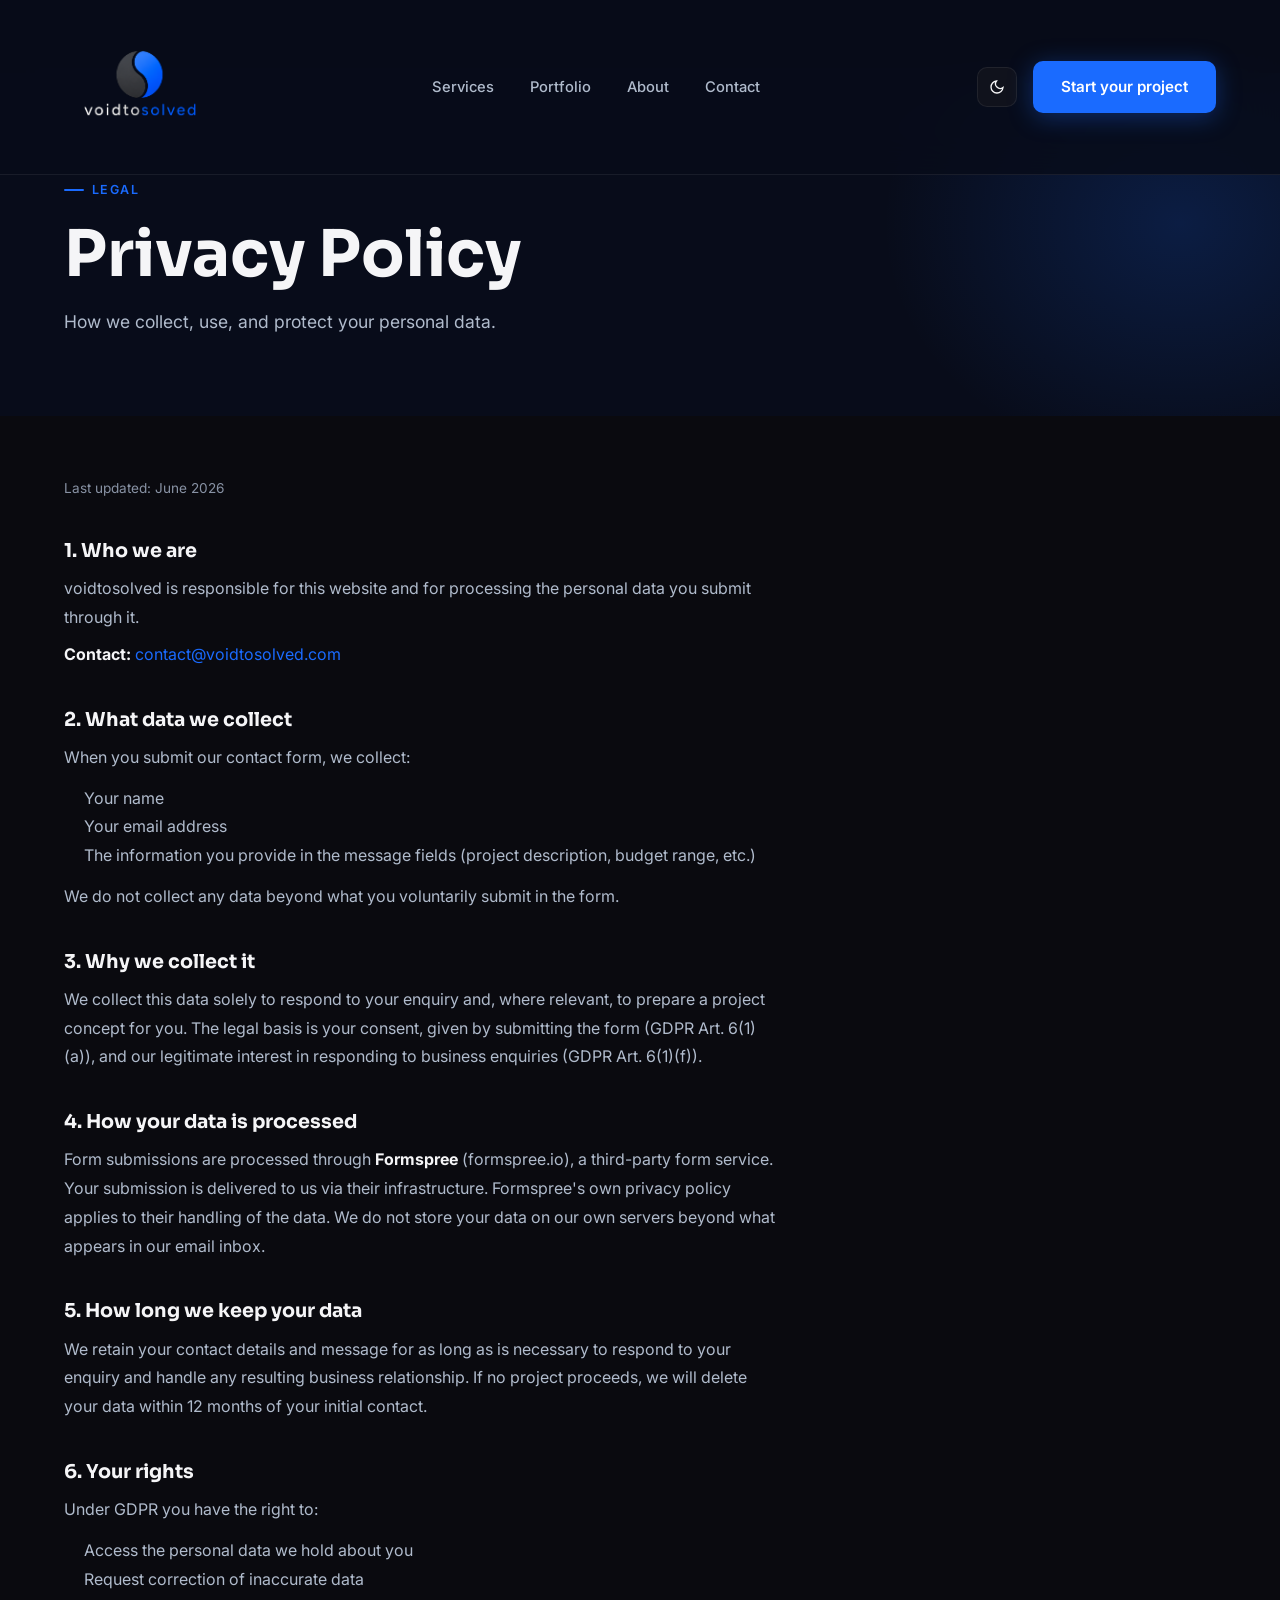
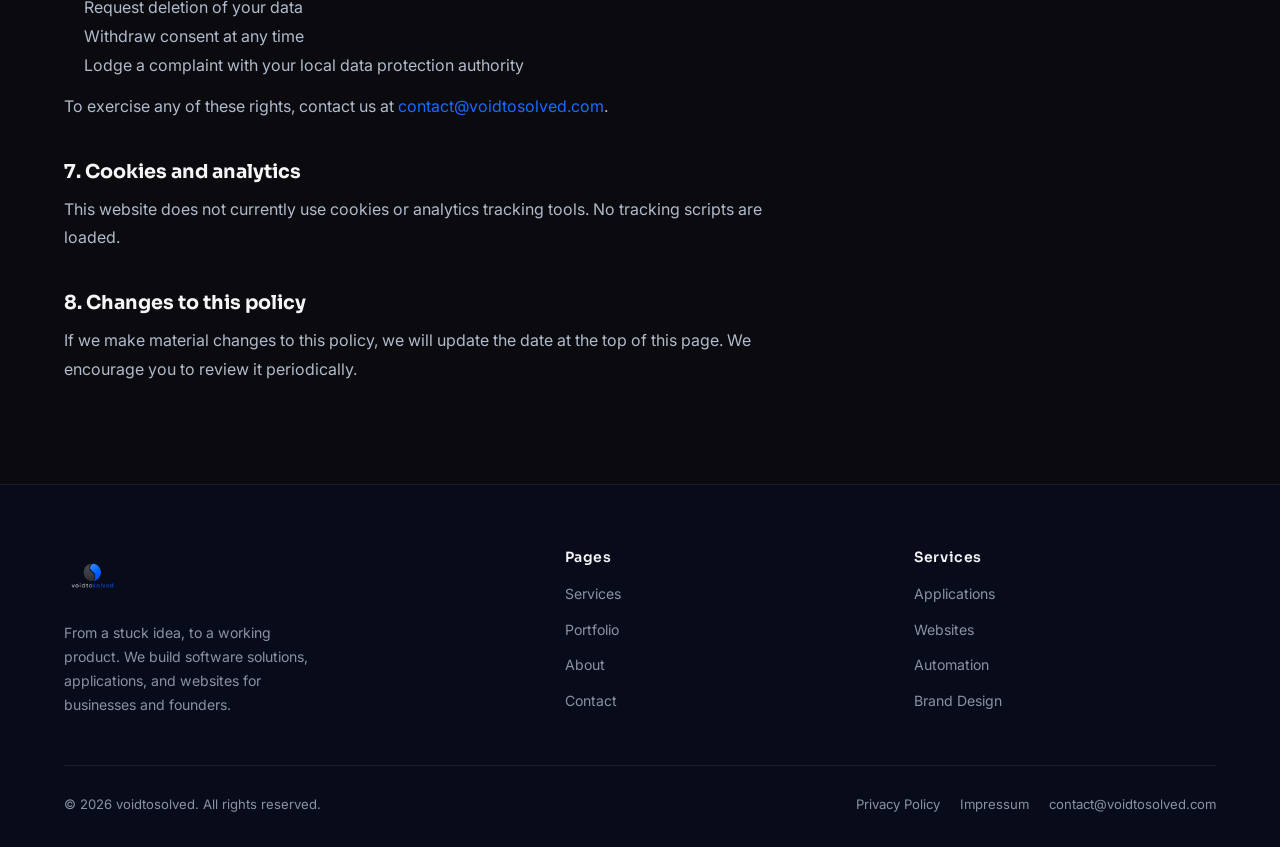
<file: privacy.html>
﻿<!DOCTYPE html>
<html lang="en" data-theme="dark">
<head>
  <meta charset="UTF-8" />
  <meta name="viewport" content="width=device-width, initial-scale=1.0" />
  <title>Privacy Policy &mdash; voidtosolved</title>
  <meta name="description" content="Privacy Policy for voidtosolved. How we handle your personal data." />
  <link rel="stylesheet" href="css/style.css" />
  <link rel="icon" type="image/png" href="VTS_LOGO_NO_BCG_CIRCLE.png" />
  <link rel="apple-touch-icon" href="VTS_LOGO_NO_BCG_CIRCLE.png" />
</head>
<body>

<nav>
  <div class="container nav-inner">
    <a href="index.html" class="nav-logo" aria-label="voidtosolved home">
      <img src="VTS_LOGO_NO_BCG_WHITE.png" alt="voidtosolved logo" class="logo-dark" />
      <img src="voidtosolved_transparent.png" alt="voidtosolved logo" class="logo-light" />
    </a>
    <ul class="nav-links">
      <li><a href="services.html">Services</a></li>
      <li><a href="portfolio.html">Portfolio</a></li>
      <li><a href="about.html">About</a></li>
      <li><a href="contact.html">Contact</a></li>
    </ul>
    <div class="nav-right">
      <button class="theme-toggle" aria-label="Toggle theme"></button>
      <a href="contact.html" class="btn btn-primary">Start your project</a>
      <button class="hamburger" aria-label="Open menu" aria-expanded="false">
        <span></span><span></span><span></span>
      </button>
    </div>
  </div>
</nav>

<nav class="mobile-nav" role="navigation" aria-label="Mobile menu">
  <a href="services.html">Services</a>
  <a href="portfolio.html">Portfolio</a>
  <a href="about.html">About</a>
  <a href="contact.html">Contact</a>
  <a href="contact.html" class="btn btn-primary">Start your project</a>
</nav>

<div class="page-wrapper">

  <section class="page-hero">
    <div class="container">
      <div class="fade-up">
        <span class="section-label">Legal</span>
        <h1>Privacy Policy</h1>
        <p style="max-width:560px;margin-top:16px;font-size:1.1rem;">How we collect, use, and protect your personal data.</p>
      </div>
    </div>
  </section>

  <section style="padding:60px 0 100px;">
    <div class="container">
      <div style="max-width:720px;line-height:1.8;color:var(--text-secondary);">

        <p style="font-size:0.85rem;color:var(--text-muted);margin-bottom:40px;">Last updated: June 2026</p>

        <h2 style="font-size:1.2rem;color:var(--pure-white);margin:40px 0 12px;">1. Who we are</h2>
        <p>voidtosolved is responsible for this website and for processing the personal data you submit through it.</p>
        <p style="margin-top:8px;"><strong style="color:var(--pure-white);">Contact:</strong> <a href="mailto:contact@voidtosolved.com" style="color:var(--solved-blue);">contact@voidtosolved.com</a></p>

        <h2 style="font-size:1.2rem;color:var(--pure-white);margin:40px 0 12px;">2. What data we collect</h2>
        <p>When you submit our contact form, we collect:</p>
        <ul style="margin:12px 0 12px 20px;">
          <li>Your name</li>
          <li>Your email address</li>
          <li>The information you provide in the message fields (project description, budget range, etc.)</li>
        </ul>
        <p>We do not collect any data beyond what you voluntarily submit in the form.</p>

        <h2 style="font-size:1.2rem;color:var(--pure-white);margin:40px 0 12px;">3. Why we collect it</h2>
        <p>We collect this data solely to respond to your enquiry and, where relevant, to prepare a project concept for you. The legal basis is your consent, given by submitting the form (GDPR Art. 6(1)(a)), and our legitimate interest in responding to business enquiries (GDPR Art. 6(1)(f)).</p>

        <h2 style="font-size:1.2rem;color:var(--pure-white);margin:40px 0 12px;">4. How your data is processed</h2>
        <p>Form submissions are processed through <strong style="color:var(--pure-white);">Formspree</strong> (formspree.io), a third-party form service. Your submission is delivered to us via their infrastructure. Formspree's own privacy policy applies to their handling of the data. We do not store your data on our own servers beyond what appears in our email inbox.</p>

        <h2 style="font-size:1.2rem;color:var(--pure-white);margin:40px 0 12px;">5. How long we keep your data</h2>
        <p>We retain your contact details and message for as long as is necessary to respond to your enquiry and handle any resulting business relationship. If no project proceeds, we will delete your data within 12 months of your initial contact.</p>

        <h2 style="font-size:1.2rem;color:var(--pure-white);margin:40px 0 12px;">6. Your rights</h2>
        <p>Under GDPR you have the right to:</p>
        <ul style="margin:12px 0 12px 20px;">
          <li>Access the personal data we hold about you</li>
          <li>Request correction of inaccurate data</li>
          <li>Request deletion of your data</li>
          <li>Withdraw consent at any time</li>
          <li>Lodge a complaint with your local data protection authority</li>
        </ul>
        <p>To exercise any of these rights, contact us at <a href="mailto:contact@voidtosolved.com" style="color:var(--solved-blue);">contact@voidtosolved.com</a>.</p>

        <h2 style="font-size:1.2rem;color:var(--pure-white);margin:40px 0 12px;">7. Cookies and analytics</h2>
        <p>This website does not currently use cookies or analytics tracking tools. No tracking scripts are loaded.</p>

        <h2 style="font-size:1.2rem;color:var(--pure-white);margin:40px 0 12px;">8. Changes to this policy</h2>
        <p>If we make material changes to this policy, we will update the date at the top of this page. We encourage you to review it periodically.</p>

      </div>
    </div>
  </section>

</div>

<footer>
  <div class="container">
    <div class="footer-grid">
      <div class="footer-brand">
        <img src="VTS_LOGO_NO_BCG_WHITE.png" alt="voidtosolved" class="logo-dark" />
        <img src="voidtosolved_transparent.png" alt="voidtosolved" class="logo-light" />
        <p>From a stuck idea, to a working product. We build software solutions, applications, and websites for businesses and founders.</p>
      </div>
      <div class="footer-col">
        <h4>Pages</h4>
        <ul>
          <li><a href="services.html">Services</a></li>
          <li><a href="portfolio.html">Portfolio</a></li>
          <li><a href="about.html">About</a></li>
          <li><a href="contact.html">Contact</a></li>
        </ul>
      </div>
      <div class="footer-col">
        <h4>Services</h4>
        <ul>
          <li><a href="services.html#applications">Applications</a></li>
          <li><a href="services.html#websites">Websites</a></li>
          <li><a href="services.html#automation">Automation</a></li>
          <li><a href="services.html#brand">Brand Design</a></li>
        </ul>
      </div>
    </div>
    <div class="footer-bottom">
      <p>&copy; 2026 voidtosolved. All rights reserved.</p>
      <div style="display:flex;gap:20px;align-items:center;flex-wrap:wrap;">
        <a href="privacy.html" style="color:var(--text-muted);font-size:0.82rem;">Privacy Policy</a>
        <a href="impressum.html" style="color:var(--text-muted);font-size:0.82rem;">Impressum</a>
        <a href="mailto:contact@voidtosolved.com">contact@voidtosolved.com</a>
      </div>
    </div>
  </div>
</footer>

<script src="js/main.js"></script>
</body>
</html>
</file>
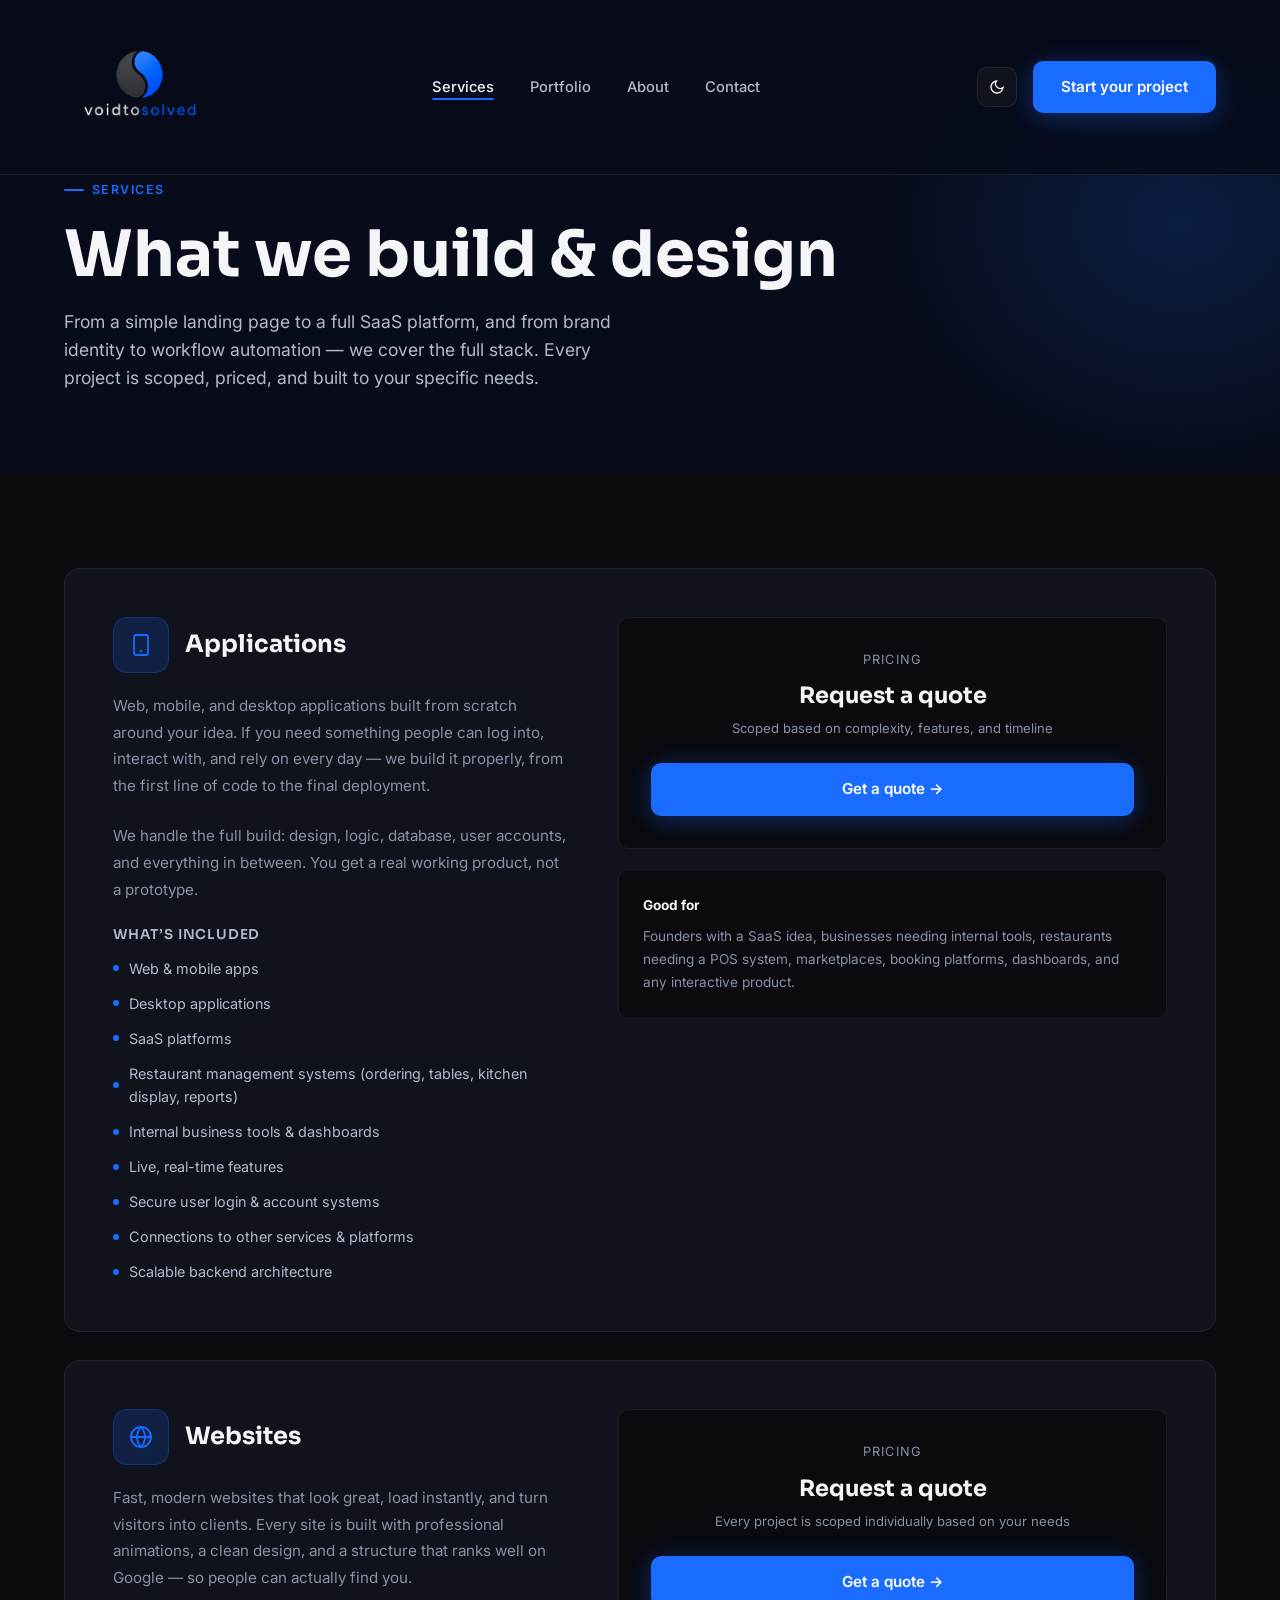
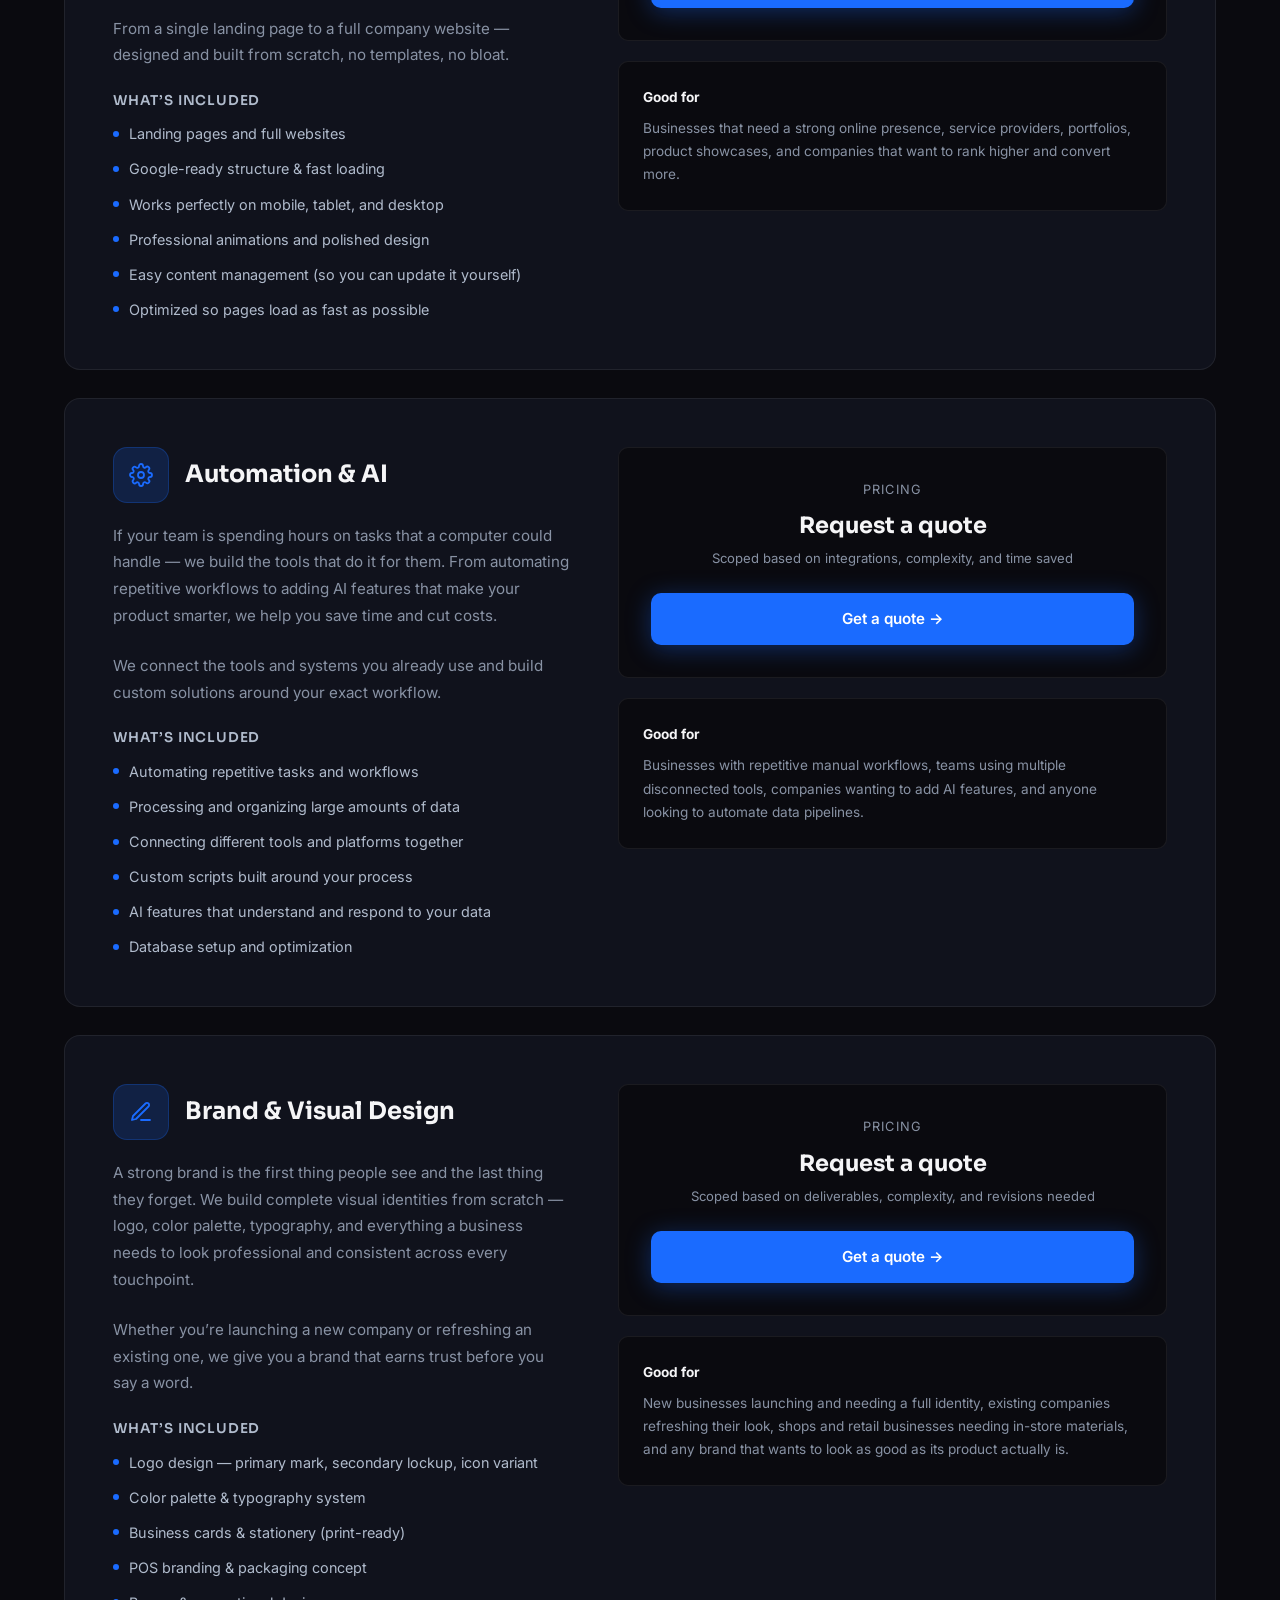
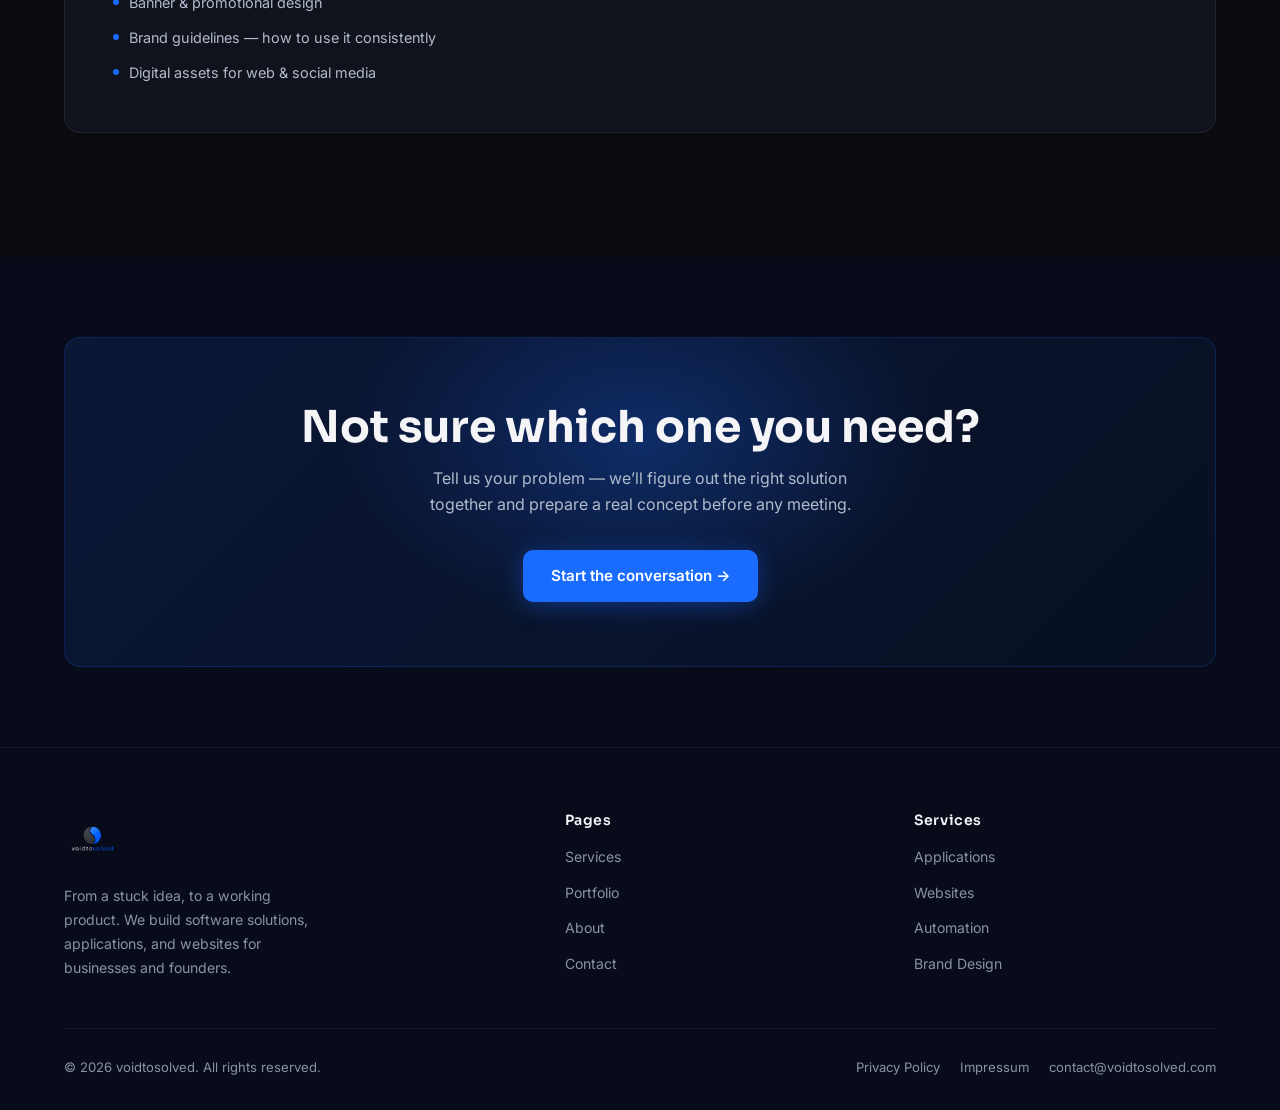
<file: services.html>
﻿<!DOCTYPE html>
<html lang="en" data-theme="dark">
<head>
  <meta charset="UTF-8" />
  <meta name="viewport" content="width=device-width, initial-scale=1.0" />
  <title>Services &mdash; voidtosolved</title>
  <meta name="description" content="Web apps, mobile apps, websites, automation, and brand design for businesses and founders. Custom-built from scratch &mdash; no templates. Request a quote." />
  <link rel="stylesheet" href="css/style.css" />
  <link rel="icon" type="image/png" href="VTS_LOGO_NO_BCG_CIRCLE.png" />
  <link rel="apple-touch-icon" href="VTS_LOGO_NO_BCG_CIRCLE.png" />
</head>
<body>

<nav>
  <div class="container nav-inner">
    <a href="index.html" class="nav-logo" aria-label="voidtosolved home">
      <img src="VTS_LOGO_NO_BCG_WHITE.png" alt="voidtosolved logo" class="logo-dark" />
      <img src="voidtosolved_transparent.png" alt="voidtosolved logo" class="logo-light" />
    </a>
    <ul class="nav-links">
      <li><a href="services.html">Services</a></li>
      <li><a href="portfolio.html">Portfolio</a></li>
      <li><a href="about.html">About</a></li>
      <li><a href="contact.html">Contact</a></li>
    </ul>
    <div class="nav-right">
      <button class="theme-toggle" aria-label="Toggle theme"></button>
      <a href="contact.html" class="btn btn-primary">Start your project</a>
      <button class="hamburger" aria-label="Open menu" aria-expanded="false">
        <span></span><span></span><span></span>
      </button>
    </div>
  </div>
</nav>

<nav class="mobile-nav" role="navigation" aria-label="Mobile menu">
  <a href="services.html">Services</a>
  <a href="portfolio.html">Portfolio</a>
  <a href="about.html">About</a>
  <a href="contact.html">Contact</a>
  <a href="contact.html" class="btn btn-primary">Start your project</a>
</nav>

<div class="page-wrapper">

  <section class="page-hero">
    <div class="container">
      <div class="fade-up">
        <span class="section-label">Services</span>
        <h1>What we build &amp; design</h1>
        <p style="max-width:560px;margin-top:16px;font-size:1.1rem;">From a simple landing page to a full SaaS platform, and from brand identity to workflow automation &mdash; we cover the full stack. Every project is scoped, priced, and built to your specific needs.</p>
      </div>
    </div>
  </section>

  <section class="services-detailed" id="applications">
    <div class="container">

      <div class="service-detailed-card fade-up">
        <div>
          <div class="service-detail-header">
            <div class="service-icon"><svg width="24" height="24" viewBox="0 0 24 24" fill="none" stroke="currentColor" stroke-width="1.8" stroke-linecap="round" stroke-linejoin="round"><rect x="5" y="2" width="14" height="20" rx="2"/><line x1="12" y1="18" x2="12.01" y2="18" stroke-width="2.5"/></svg></div>
            <h3>Applications</h3>
          </div>
          <p class="service-detail-desc">
            Web, mobile, and desktop applications built from scratch around your idea. If you need something people can log into, interact with, and rely on every day &mdash; we build it properly, from the first line of code to the final deployment.
          </p>
          <p class="service-detail-desc">
            We handle the full build: design, logic, database, user accounts, and everything in between. You get a real working product, not a prototype.
          </p>
          <div class="service-includes">
            <h4>What&rsquo;s included</h4>
            <ul>
              <li>Web &amp; mobile apps</li>
              <li>Desktop applications</li>
              <li>SaaS platforms</li>
              <li>Restaurant management systems (ordering, tables, kitchen display, reports)</li>
              <li>Internal business tools &amp; dashboards</li>
              <li>Live, real-time features</li>
              <li>Secure user login &amp; account systems</li>
              <li>Connections to other services &amp; platforms</li>
              <li>Scalable backend architecture</li>
            </ul>
          </div>
        </div>
        <div>
          <div class="service-cta-box">
            <p class="price-label">Pricing</p>
            <p class="price">Request a quote</p>
            <p class="price-note">Scoped based on complexity, features, and timeline</p>
            <a href="contact.html" class="btn btn-primary">Get a quote &rarr;</a>
          </div>
          <div style="margin-top:20px;background:var(--void-black);border:1px solid var(--card-border);border-radius:10px;padding:24px;">
            <p style="font-size:0.85rem;color:var(--text-muted);line-height:1.7;">
              <strong style="color:var(--pure-white);display:block;margin-bottom:8px;">Good for</strong>
              Founders with a SaaS idea, businesses needing internal tools, restaurants needing a POS system, marketplaces, booking platforms, dashboards, and any interactive product.
            </p>
          </div>
        </div>
      </div>

      <div class="service-detailed-card fade-up" id="websites">
        <div>
          <div class="service-detail-header">
            <div class="service-icon"><svg width="24" height="24" viewBox="0 0 24 24" fill="none" stroke="currentColor" stroke-width="1.8" stroke-linecap="round" stroke-linejoin="round"><circle cx="12" cy="12" r="10"/><path d="M2 12h20"/><path d="M12 2a15.3 15.3 0 0 1 4 10 15.3 15.3 0 0 1-4 10 15.3 15.3 0 0 1-4-10 15.3 15.3 0 0 1 4-10z"/></svg></div>
            <h3>Websites</h3>
          </div>
          <p class="service-detail-desc">
            Fast, modern websites that look great, load instantly, and turn visitors into clients. Every site is built with professional animations, a clean design, and a structure that ranks well on Google &mdash; so people can actually find you.
          </p>
          <p class="service-detail-desc">
            From a single landing page to a full company website &mdash; designed and built from scratch, no templates, no bloat.
          </p>
          <div class="service-includes">
            <h4>What&rsquo;s included</h4>
            <ul>
              <li>Landing pages and full websites</li>
              <li>Google-ready structure &amp; fast loading</li>
              <li>Works perfectly on mobile, tablet, and desktop</li>
              <li>Professional animations and polished design</li>
              <li>Easy content management (so you can update it yourself)</li>
              <li>Optimized so pages load as fast as possible</li>
            </ul>
          </div>
        </div>
        <div>
          <div class="service-cta-box">
            <p class="price-label">Pricing</p>
            <p class="price">Request a quote</p>
            <p class="price-note">Every project is scoped individually based on your needs</p>
            <a href="contact.html" class="btn btn-primary">Get a quote &rarr;</a>
          </div>
          <div style="margin-top:20px;background:var(--void-black);border:1px solid var(--card-border);border-radius:10px;padding:24px;">
            <p style="font-size:0.85rem;color:var(--text-muted);line-height:1.7;">
              <strong style="color:var(--pure-white);display:block;margin-bottom:8px;">Good for</strong>
              Businesses that need a strong online presence, service providers, portfolios, product showcases, and companies that want to rank higher and convert more.
            </p>
          </div>
        </div>
      </div>

      <div class="service-detailed-card fade-up" id="automation">
        <div>
          <div class="service-detail-header">
            <div class="service-icon"><svg width="24" height="24" viewBox="0 0 24 24" fill="none" stroke="currentColor" stroke-width="1.8" stroke-linecap="round" stroke-linejoin="round"><circle cx="12" cy="12" r="3"/><path d="M19.4 15a1.65 1.65 0 0 0 .33 1.82l.06.06a2 2 0 0 1-2.83 2.83l-.06-.06a1.65 1.65 0 0 0-1.82-.33 1.65 1.65 0 0 0-1 1.51V21a2 2 0 0 1-4 0v-.09A1.65 1.65 0 0 0 9 19.4a1.65 1.65 0 0 0-1.82.33l-.06.06a2 2 0 0 1-2.83-2.83l.06-.06A1.65 1.65 0 0 0 4.68 15a1.65 1.65 0 0 0-1.51-1H3a2 2 0 0 1 0-4h.09A1.65 1.65 0 0 0 4.6 9a1.65 1.65 0 0 0-.33-1.82l-.06-.06a2 2 0 0 1 2.83-2.83l.06.06A1.65 1.65 0 0 0 9 4.68a1.65 1.65 0 0 0 1-1.51V3a2 2 0 0 1 4 0v.09a1.65 1.65 0 0 0 1 1.51 1.65 1.65 0 0 0 1.82-.33l.06-.06a2 2 0 0 1 2.83 2.83l-.06.06A1.65 1.65 0 0 0 19.4 9a1.65 1.65 0 0 0 1.51 1H21a2 2 0 0 1 0 4h-.09a1.65 1.65 0 0 0-1.51 1z"/></svg></div>
            <h3>Automation &amp; AI</h3>
          </div>
          <p class="service-detail-desc">
            If your team is spending hours on tasks that a computer could handle &mdash; we build the tools that do it for them. From automating repetitive workflows to adding AI features that make your product smarter, we help you save time and cut costs.
          </p>
          <p class="service-detail-desc">
            We connect the tools and systems you already use and build custom solutions around your exact workflow.
          </p>
          <div class="service-includes">
            <h4>What&rsquo;s included</h4>
            <ul>
              <li>Automating repetitive tasks and workflows</li>
              <li>Processing and organizing large amounts of data</li>
              <li>Connecting different tools and platforms together</li>
              <li>Custom scripts built around your process</li>
              <li>AI features that understand and respond to your data</li>
              <li>Database setup and optimization</li>
            </ul>
          </div>
        </div>
        <div>
          <div class="service-cta-box">
            <p class="price-label">Pricing</p>
            <p class="price">Request a quote</p>
            <p class="price-note">Scoped based on integrations, complexity, and time saved</p>
            <a href="contact.html" class="btn btn-primary">Get a quote &rarr;</a>
          </div>
          <div style="margin-top:20px;background:var(--void-black);border:1px solid var(--card-border);border-radius:10px;padding:24px;">
            <p style="font-size:0.85rem;color:var(--text-muted);line-height:1.7;">
              <strong style="color:var(--pure-white);display:block;margin-bottom:8px;">Good for</strong>
              Businesses with repetitive manual workflows, teams using multiple disconnected tools, companies wanting to add AI features, and anyone looking to automate data pipelines.
            </p>
          </div>
        </div>
      </div>

      <div class="service-detailed-card fade-up" id="brand">
        <div>
          <div class="service-detail-header">
            <div class="service-icon"><svg width="24" height="24" viewBox="0 0 24 24" fill="none" stroke="currentColor" stroke-width="1.8" stroke-linecap="round" stroke-linejoin="round"><path d="M12 20h9"/><path d="M16.5 3.5a2.121 2.121 0 0 1 3 3L7 19l-4 1 1-4L16.5 3.5z"/></svg></div>
            <h3>Brand &amp; Visual Design</h3>
          </div>
          <p class="service-detail-desc">
            A strong brand is the first thing people see and the last thing they forget. We build complete visual identities from scratch &mdash; logo, color palette, typography, and everything a business needs to look professional and consistent across every touchpoint.
          </p>
          <p class="service-detail-desc">
            Whether you&rsquo;re launching a new company or refreshing an existing one, we give you a brand that earns trust before you say a word.
          </p>
          <div class="service-includes">
            <h4>What&rsquo;s included</h4>
            <ul>
              <li>Logo design &mdash; primary mark, secondary lockup, icon variant</li>
              <li>Color palette &amp; typography system</li>
              <li>Business cards &amp; stationery (print-ready)</li>
              <li>POS branding &amp; packaging concept</li>
              <li>Banner &amp; promotional design</li>
              <li>Brand guidelines &mdash; how to use it consistently</li>
              <li>Digital assets for web &amp; social media</li>
            </ul>
          </div>
        </div>
        <div>
          <div class="service-cta-box">
            <p class="price-label">Pricing</p>
            <p class="price">Request a quote</p>
            <p class="price-note">Scoped based on deliverables, complexity, and revisions needed</p>
            <a href="contact.html" class="btn btn-primary">Get a quote &rarr;</a>
          </div>
          <div style="margin-top:20px;background:var(--void-black);border:1px solid var(--card-border);border-radius:10px;padding:24px;">
            <p style="font-size:0.85rem;color:var(--text-muted);line-height:1.7;">
              <strong style="color:var(--pure-white);display:block;margin-bottom:8px;">Good for</strong>
              New businesses launching and needing a full identity, existing companies refreshing their look, shops and retail businesses needing in-store materials, and any brand that wants to look as good as its product actually is.
            </p>
          </div>
        </div>
      </div>

    </div>
  </section>

  <section style="background:var(--deep-navy);padding:80px 0;">
    <div class="container">
      <div class="cta-banner fade-up">
        <h2>Not sure which one you need?</h2>
        <p>Tell us your problem &mdash; we&rsquo;ll figure out the right solution together and prepare a real concept before any meeting.</p>
        <a href="contact.html" class="btn btn-primary">Start the conversation &rarr;</a>
      </div>
    </div>
  </section>

</div>

<footer>
  <div class="container">
    <div class="footer-grid">
      <div class="footer-brand">
        <img src="VTS_LOGO_NO_BCG_WHITE.png" alt="voidtosolved" class="logo-dark" />
        <img src="voidtosolved_transparent.png" alt="voidtosolved" class="logo-light" />
        <p>From a stuck idea, to a working product. We build software solutions, applications, and websites for businesses and founders.</p>
      </div>
      <div class="footer-col">
        <h4>Pages</h4>
        <ul>
          <li><a href="services.html">Services</a></li>
          <li><a href="portfolio.html">Portfolio</a></li>
          <li><a href="about.html">About</a></li>
          <li><a href="contact.html">Contact</a></li>
        </ul>
      </div>
      <div class="footer-col">
        <h4>Services</h4>
        <ul>
          <li><a href="services.html#applications">Applications</a></li>
          <li><a href="services.html#websites">Websites</a></li>
          <li><a href="services.html#automation">Automation</a></li>
          <li><a href="services.html#brand">Brand Design</a></li>
        </ul>
      </div>
    </div>
    <div class="footer-bottom">
      <p>&copy; 2026 voidtosolved. All rights reserved.</p>
      <div style="display:flex;gap:20px;align-items:center;flex-wrap:wrap;">
        <a href="privacy.html" style="color:var(--text-muted);font-size:0.82rem;">Privacy Policy</a>
        <a href="impressum.html" style="color:var(--text-muted);font-size:0.82rem;">Impressum</a>
        <a href="mailto:contact@voidtosolved.com">contact@voidtosolved.com</a>
      </div>
    </div>
  </div>
</footer>

<script src="js/main.js"></script>
</body>
</html>
</file>
<file: css/style.css>
/* ============================
   VOIDTOSOLVED — MAIN STYLES
   ============================ */

@import url('https://fonts.googleapis.com/css2?family=Sora:wght@300;400;500;600;700;800&family=Inter:wght@300;400;500;600&display=swap');

/* ── CSS Variables ── */
:root {
  --void-black: #0A0A0F;
  --solved-blue: #1A6BFF;
  --deep-navy: #080C1A;
  --pure-white: #F5F5F7;
  --muted-blue: #3D7FFF;
  --glow-blue: rgba(26, 107, 255, 0.18);
  --glow-blue-strong: rgba(26, 107, 255, 0.28);
  --card-bg: #10121C;
  --card-border: rgba(255,255,255,0.07);
  --text-muted: #8892A4;
  --text-secondary: #B0BBCC;
  --nav-bg: rgba(8, 12, 26, 0.85);
  --transition: 0.3s cubic-bezier(0.4, 0, 0.2, 1);
  --radius: 16px;
  --radius-sm: 10px;
  --shadow-blue: 0 0 60px rgba(26, 107, 255, 0.15);
  --font-head: 'Sora', sans-serif;
  --font-body: 'Inter', sans-serif;
}

/* Light mode overrides */
[data-theme="light"] {
  --void-black: #F0F2F8;
  --deep-navy: #E8ECF6;
  --pure-white: #0A0A0F;
  --card-bg: #FFFFFF;
  --card-border: rgba(0,0,0,0.08);
  --text-muted: #5A6478;
  --text-secondary: #3A4255;
  --nav-bg: rgba(240, 242, 248, 0.9);
  --glow-blue: rgba(26, 107, 255, 0.08);
  --shadow-blue: 0 0 60px rgba(26, 107, 255, 0.08);
}

/* ── Reset & Base ── */
*, *::before, *::after { box-sizing: border-box; margin: 0; padding: 0; }

html { scroll-behavior: smooth; font-size: 16px; }

body {
  font-family: var(--font-body);
  background-color: var(--void-black);
  color: var(--pure-white);
  line-height: 1.6;
  overflow-x: hidden;
  transition: background-color var(--transition), color var(--transition);
}

a { text-decoration: none; color: inherit; }
img { max-width: 100%; display: block; }
ul { list-style: none; }

/* ── Typography ── */
h1, h2, h3, h4, h5 { font-family: var(--font-head); font-weight: 700; line-height: 1.15; }
h1 { font-size: clamp(2.2rem, 5vw, 4rem); }
h2 { font-size: clamp(1.8rem, 3.5vw, 2.75rem); }
h3 { font-size: clamp(1.2rem, 2vw, 1.5rem); }
p { font-size: 1rem; color: var(--text-secondary); }

/* ── Container ── */
.container {
  max-width: 1200px;
  margin: 0 auto;
  padding: 0 24px;
}

/* ── Buttons ── */
.btn {
  display: inline-flex;
  align-items: center;
  gap: 8px;
  padding: 14px 28px;
  border-radius: 10px;
  font-family: var(--font-body);
  font-weight: 600;
  font-size: 0.95rem;
  cursor: pointer;
  transition: var(--transition);
  border: none;
  white-space: nowrap;
}

.btn-primary {
  background: var(--solved-blue);
  color: #fff;
  box-shadow: 0 4px 24px rgba(26, 107, 255, 0.35);
}
.btn-primary:hover {
  background: var(--muted-blue);
  box-shadow: 0 6px 32px rgba(26, 107, 255, 0.5);
  transform: translateY(-2px);
}

.btn-outline {
  background: transparent;
  color: var(--pure-white);
  border: 1.5px solid rgba(255,255,255,0.25);
}
.btn-outline:hover {
  border-color: var(--solved-blue);
  color: var(--solved-blue);
  transform: translateY(-2px);
}

[data-theme="light"] .btn-outline {
  border-color: rgba(0,0,0,0.2);
  color: var(--pure-white);
}
[data-theme="light"] .btn-outline:hover {
  border-color: var(--solved-blue);
  color: var(--solved-blue);
}

/* ── Navigation ── */
nav {
  position: fixed;
  top: 0;
  left: 0;
  right: 0;
  z-index: 1000;
  padding: 12px 0;
  background: var(--nav-bg);
  backdrop-filter: blur(20px);
  -webkit-backdrop-filter: blur(20px);
  border-bottom: 1px solid var(--card-border);
  transition: var(--transition);
}

.nav-inner {
  display: flex;
  align-items: center;
  justify-content: space-between;
  gap: 24px;
}

.nav-logo img {
  height: 150px;
  width: auto;
}

/* Themed logos */
.logo-light { display: block; }
.logo-dark  { display: none;  }
[data-theme="light"] .logo-light { display: none;  }
[data-theme="light"] .logo-dark  { display: block; }

.nav-links {
  display: flex;
  align-items: center;
  gap: 36px;
}

.nav-links a {
  font-size: 0.92rem;
  font-weight: 500;
  color: var(--text-secondary);
  transition: color var(--transition);
  position: relative;
}
.nav-links a::after {
  content: '';
  position: absolute;
  bottom: -4px;
  left: 0;
  width: 0;
  height: 2px;
  background: var(--solved-blue);
  transition: width var(--transition);
  border-radius: 2px;
}
.nav-links a:hover, .nav-links a.active {
  color: var(--pure-white);
}
.nav-links a:hover::after, .nav-links a.active::after {
  width: 100%;
}

.nav-right {
  display: flex;
  align-items: center;
  gap: 16px;
}

/* Theme toggle */
.theme-toggle {
  background: var(--card-bg);
  border: 1px solid var(--card-border);
  color: var(--pure-white);
  width: 40px;
  height: 40px;
  border-radius: 10px;
  display: flex;
  align-items: center;
  justify-content: center;
  cursor: pointer;
  font-size: 1rem;
  transition: var(--transition);
}
.theme-toggle:hover {
  border-color: var(--solved-blue);
  background: var(--glow-blue);
}

/* Hamburger */
.hamburger {
  display: none;
  flex-direction: column;
  gap: 5px;
  background: none;
  border: none;
  cursor: pointer;
  padding: 4px;
}
.hamburger span {
  display: block;
  width: 22px;
  height: 2px;
  background: var(--pure-white);
  border-radius: 2px;
  transition: var(--transition);
}

/* Mobile nav */
.mobile-nav {
  display: none;
  position: fixed;
  top: 73px;
  left: 0;
  right: 0;
  background: var(--deep-navy);
  border-bottom: 1px solid var(--card-border);
  padding: 8px 24px 16px;
  z-index: 999;
  flex-direction: column;
  gap: 0;
}
.mobile-nav.open { display: flex; }
.mobile-nav a {
  font-size: 0.92rem;
  font-weight: 500;
  color: var(--text-secondary);
  padding: 7px 0;
  border-bottom: 1px solid var(--card-border);
  transition: color var(--transition);
}
.mobile-nav a:last-child { border-bottom: none; }
.mobile-nav a:hover { color: var(--solved-blue); }
.mobile-nav .btn { margin-top: 8px; width: 100%; justify-content: center; padding: 10px; }

/* ── Page Wrapper ── */
.page-wrapper { padding-top: 73px; }

/* ── Section Base ── */
section { padding: 96px 0; }

.section-label {
  display: inline-flex;
  align-items: center;
  gap: 8px;
  font-size: 0.78rem;
  font-weight: 600;
  letter-spacing: 0.12em;
  text-transform: uppercase;
  color: var(--solved-blue);
  margin-bottom: 18px;
}
.section-label::before {
  content: '';
  width: 20px;
  height: 2px;
  background: var(--solved-blue);
  border-radius: 2px;
}

.section-header {
  margin-bottom: 60px;
}
.section-header p {
  max-width: 560px;
  margin-top: 14px;
  font-size: 1.05rem;
}
.section-header.centered {
  text-align: center;
}
.section-header.centered p {
  margin: 14px auto 0;
}

/* ── Hero Section ── */
.hero {
  min-height: 100vh;
  display: flex;
  align-items: center;
  position: relative;
  overflow: hidden;
  background: var(--deep-navy);
  padding: 120px 0 96px;
}

.hero-bg-glow {
  position: absolute;
  inset: 0;
  background:
    radial-gradient(ellipse 60% 50% at 70% 50%, rgba(26,107,255,0.13) 0%, transparent 70%),
    radial-gradient(ellipse 40% 60% at 20% 50%, rgba(26,107,255,0.06) 0%, transparent 70%);
  pointer-events: none;
  z-index: 0;
}

.hero-grid {
  display: grid;
  grid-template-columns: 1fr 1fr;
  align-items: center;
  grid-template-columns: 1.4fr 1fr;
  gap: clamp(40px, 6vw, 120px);
  position: relative;
  z-index: 1;
}

.hero-content {
  position: relative;
  z-index: 1;
  max-width: 100%;
}

/* ── Orb ── */
.hero-orb-wrap {
  display: flex;
  align-items: center;
  justify-content: center;
}

.orb-scene {
  position: relative;
  width: 620px;
  height: 700px;
  display: flex;
  align-items: center;
  justify-content: center;
  flex-shrink: 0;
}

/* Deep ambient bloom that fills the scene — breathes slowly */
.orb-ambient {
  position: absolute;
  top: 50%;
  left: 50%;
  transform: translate(-50%, -52%);
  width: 860px;
  height: 860px;
  border-radius: 50%;
  background: radial-gradient(ellipse at center,
    rgba(26,107,255,0.22) 0%,
    rgba(26,107,255,0.08) 40%,
    transparent 68%);
  pointer-events: none;
  animation: orbPulse 5s ease-in-out infinite;
}

/* Only this element floats — keeps ground effects anchored */
.orb-float {
  position: relative;
  z-index: 2;
  animation: orbFloat 6s ease-in-out infinite;
}

/* drop-shadow wrapper — lives OUTSIDE overflow:hidden
   so the shadow follows the circular shape naturally */
.orb-glow-wrap {
  filter:
    drop-shadow(0 0 16px  rgba(26,107,255,0.95))
    drop-shadow(0 0 50px  rgba(26,107,255,0.55))
    drop-shadow(0 0 110px rgba(26,107,255,0.28));
}

/* Clips the white corners — no overlays, no fake lighting */
.orb-img-wrap {
  width: 480px;
  height: 480px;
  border-radius: 50%;
  overflow: hidden;
  transform: translateZ(0);
  -webkit-transform: translateZ(0);
  -webkit-mask-image: -webkit-radial-gradient(white, black);
}

.orb-img {
  width: 100%;
  height: 100%;
  object-fit: cover;
  display: block;
}

/* Ground halo — tight bright ellipse sitting right below the orb */
.orb-ground-halo {
  position: absolute;
  bottom: 60px;
  left: 50%;
  transform: translateX(-50%);
  width: 320px;
  height: 22px;
  border-radius: 50%;
  background: radial-gradient(ellipse at center,
    rgba(26,107,255,0.95) 0%,
    rgba(26,107,255,0.45) 45%,
    transparent 72%);
  filter: blur(5px);
  animation: haloFloat 6s ease-in-out infinite;
  z-index: 1;
}

/* Wide floor light ray spreading across the ground */
.orb-ground-ray {
  position: absolute;
  bottom: 36px;
  left: 50%;
  transform: translateX(-50%);
  width: 740px;
  height: 80px;
  border-radius: 50%;
  background: radial-gradient(ellipse at center,
    rgba(26,107,255,0.20) 0%,
    rgba(26,107,255,0.05) 52%,
    transparent 72%);
  filter: blur(16px);
  z-index: 0;
}

/* ── Keyframes ── */
@keyframes orbFloat {
  0%, 100% { transform: translateY(0px);   }
  50%       { transform: translateY(-20px); }
}

@keyframes haloFloat {
  /* halo shrinks/fades as orb rises, swells as it descends */
  0%, 100% { transform: translateX(-50%) scale(1);    opacity: 1;   }
  50%       { transform: translateX(-50%) scale(0.72); opacity: 0.5; }
}

@keyframes orbPulse {
  0%, 100% { opacity: 1;    transform: translate(-50%, -52%) scale(1);    }
  50%       { opacity: 0.60; transform: translate(-50%, -52%) scale(1.06); }
}

/* ── Responsive orb ── */
@media (max-width: 900px) {
  .hero-grid {
    grid-template-columns: 1fr;
    text-align: center;
  }
  .hero-content  { max-width: 100%; }
  .hero-buttons  { justify-content: center; }
  .hero-orb-wrap { order: -1; }
  .orb-scene       { width: 300px; height: 380px; }
  .orb-img-wrap    { width: 220px; height: 220px; }
  .orb-ambient     { width: 380px; height: 380px; }
  .orb-ground-halo { width: 150px; bottom: 32px; }
  .orb-ground-ray  { width: 320px; }
}

.hero-badge {
  display: inline-flex;
  align-items: center;
  gap: 8px;
  background: var(--glow-blue);
  border: 1px solid rgba(26, 107, 255, 0.3);
  border-radius: 100px;
  padding: 8px 18px;
  font-size: 0.82rem;
  font-weight: 500;
  color: var(--solved-blue);
  margin-bottom: 28px;
}
.hero-badge-dot {
  width: 6px;
  height: 6px;
  background: var(--solved-blue);
  border-radius: 50%;
  animation: pulse 2s infinite;
}

@keyframes pulse {
  0%, 100% { opacity: 1; transform: scale(1); }
  50% { opacity: 0.5; transform: scale(0.8); }
}

.hero h1 {
  margin-bottom: 24px;
  background: linear-gradient(135deg, var(--pure-white) 60%, var(--muted-blue) 100%);
  -webkit-background-clip: text;
  -webkit-text-fill-color: transparent;
  background-clip: text;
}

[data-theme="light"] .hero h1 {
  background: linear-gradient(135deg, #0A0A0F 60%, var(--solved-blue) 100%);
  -webkit-background-clip: text;
  -webkit-text-fill-color: transparent;
  background-clip: text;
}

.hero-sub {
  font-size: clamp(1rem, 2vw, 1.2rem);
  color: var(--text-secondary);
  margin-bottom: 40px;
  max-width: 580px;
  line-height: 1.7;
}

.hero-buttons {
  display: flex;
  gap: 16px;
  flex-wrap: wrap;
}

/* ── Who We Help ── */
.who-we-help {
  background: var(--void-black);
}

.cards-grid-3 {
  display: grid;
  grid-template-columns: repeat(3, 1fr);
  gap: 24px;
}
.cards-grid-4 {
  display: grid;
  grid-template-columns: repeat(2, 1fr);
  gap: 24px;
}

/* Portfolio project nav */
.portfolio-nav {
  display: flex;
  gap: 8px;
  overflow-x: auto;
  padding: 20px 0 20px;
  scrollbar-width: none;
  position: sticky;
  top: 72px;
  background: var(--void-black);
  z-index: 10;
  border-bottom: 1px solid var(--card-border);
  margin-bottom: 52px;
}
.portfolio-nav::-webkit-scrollbar { display: none; }
.portfolio-nav-pill {
  display: inline-block;
  padding: 7px 18px;
  border-radius: 100px;
  font-size: 0.82rem;
  font-weight: 600;
  color: var(--text-muted);
  border: 1px solid var(--card-border);
  white-space: nowrap;
  transition: var(--transition);
  text-decoration: none;
}
.portfolio-nav-pill:hover {
  color: var(--pure-white);
  border-color: rgba(26,107,255,0.4);
  background: var(--glow-blue);
}

.card {
  background: var(--card-bg);
  border: 1px solid var(--card-border);
  border-radius: var(--radius);
  padding: 32px;
  transition: var(--transition);
  position: relative;
  overflow: hidden;
}
.card {
  --mouse-x: 50%;
  --mouse-y: 50%;
}
.card::before {
  content: '';
  position: absolute;
  inset: 0;
  border-radius: var(--radius);
  background: radial-gradient(260px circle at var(--mouse-x) var(--mouse-y), rgba(26,107,255,0.10) 0%, transparent 70%);
  opacity: 0;
  transition: opacity var(--transition);
  pointer-events: none;
}
.card:hover {
  border-color: rgba(26, 107, 255, 0.3);
  transform: translateY(-4px);
  box-shadow: 0 16px 40px rgba(0,0,0,0.3), 0 0 0 1px rgba(26,107,255,0.1);
}
.card:hover::before { opacity: 1; }

.card-icon {
  width: 48px;
  height: 48px;
  background: var(--glow-blue);
  border: 1px solid rgba(26, 107, 255, 0.2);
  border-radius: 12px;
  display: flex;
  align-items: center;
  justify-content: center;
  margin-bottom: 20px;
  color: var(--solved-blue);
  flex-shrink: 0;
}

.card h3 {
  margin-bottom: 10px;
  color: var(--pure-white);
  font-size: 1.15rem;
}
.card p { font-size: 0.93rem; color: var(--text-muted); line-height: 1.65; }

.who-we-help-footer {
  margin-top: 32px;
  text-align: center;
}
.who-we-help-footer p {
  font-size: 0.93rem;
  color: var(--text-muted);
}
.who-we-help-footer a {
  color: var(--solved-blue);
  font-weight: 500;
  transition: opacity var(--transition);
}
.who-we-help-footer a:hover { opacity: 0.8; }

/* ── How It Works ── */
.how-it-works {
  background: var(--deep-navy);
}

.steps-flow {
  display: grid;
  grid-template-columns: repeat(4, 1fr);
  gap: 0;
  position: relative;
}

.steps-flow::before {
  content: '';
  position: absolute;
  top: 28px;
  left: 12.5%;
  right: 12.5%;
  height: 1px;
  background: linear-gradient(90deg, transparent 0%, rgba(26,107,255,0.4) 20%, rgba(26,107,255,0.4) 80%, transparent 100%);
  z-index: 0;
}

.step {
  display: flex;
  flex-direction: column;
  align-items: center;
  text-align: center;
  padding: 0 20px;
  position: relative;
  z-index: 1;
}

.step-number {
  width: 56px;
  height: 56px;
  background: var(--card-bg);
  border: 2px solid var(--solved-blue);
  border-radius: 50%;
  display: flex;
  align-items: center;
  justify-content: center;
  font-family: var(--font-head);
  font-size: 1.1rem;
  font-weight: 700;
  color: var(--solved-blue);
  margin-bottom: 24px;
  box-shadow: 0 0 24px rgba(26, 107, 255, 0.25);
  flex-shrink: 0;
}

.step h3 {
  font-size: 1rem;
  color: var(--pure-white);
  margin-bottom: 10px;
  line-height: 1.35;
}
.step p { font-size: 0.88rem; color: var(--text-muted); line-height: 1.6; }

/* ── Services ── */
.services {
  background: var(--void-black);
}

.service-card {
  background: var(--card-bg);
  border: 1px solid var(--card-border);
  border-radius: var(--radius);
  padding: 40px;
  transition: var(--transition);
  position: relative;
  overflow: hidden;
  display: flex;
  flex-direction: column;
  gap: 20px;
}
.service-card::after {
  content: '';
  position: absolute;
  bottom: 0;
  left: 0;
  right: 0;
  height: 3px;
  background: linear-gradient(90deg, var(--solved-blue), var(--muted-blue));
  transform: scaleX(0);
  transition: transform var(--transition);
  transform-origin: left;
}
.service-card:hover {
  border-color: rgba(26, 107, 255, 0.25);
  transform: translateY(-6px);
  box-shadow: 0 24px 60px rgba(0,0,0,0.35);
}
.service-card:hover::after { transform: scaleX(1); }

.service-icon {
  width: 56px;
  height: 56px;
  background: var(--glow-blue);
  border: 1px solid rgba(26, 107, 255, 0.25);
  border-radius: 14px;
  display: flex;
  align-items: center;
  justify-content: center;
  color: var(--solved-blue);
  flex-shrink: 0;
}
.service-card h3 {
  font-size: 1.3rem;
  color: var(--pure-white);
}
.service-card p { font-size: 0.95rem; color: var(--text-muted); line-height: 1.7; flex: 1; }

.service-features {
  display: flex;
  flex-direction: column;
  gap: 10px;
}
.service-features li {
  display: flex;
  align-items: center;
  gap: 10px;
  font-size: 0.88rem;
  color: var(--text-secondary);
}
.service-features li::before {
  content: '';
  width: 6px;
  height: 6px;
  background: var(--solved-blue);
  border-radius: 50%;
  flex-shrink: 0;
}

/* ── Portfolio Preview ── */
.portfolio-preview {
  background: var(--deep-navy);
}

.portfolio-grid {
  display: flex;
  gap: 24px;
  overflow-x: auto;
  scroll-snap-type: x mandatory;
  -webkit-overflow-scrolling: touch;
  padding-bottom: 16px;
  scrollbar-width: none;
}
.portfolio-grid::-webkit-scrollbar { display: none; }

.project-card {
  background: var(--card-bg);
  border: 1px solid var(--card-border);
  border-radius: var(--radius);
  overflow: hidden;
  transition: var(--transition);
  min-width: 320px;
  flex-shrink: 0;
  scroll-snap-align: start;
  width: 320px;
}
.project-card:hover {
  border-color: rgba(26, 107, 255, 0.25);
  transform: translateY(-6px);
  box-shadow: 0 24px 60px rgba(0,0,0,0.35);
}

.project-image {
  width: 100%;
  height: 220px;
  background: linear-gradient(135deg, #0D1426 0%, #111827 100%);
  display: flex;
  align-items: center;
  justify-content: center;
  overflow: hidden;
  position: relative;
}

.project-image-placeholder {
  display: flex;
  flex-direction: column;
  align-items: center;
  gap: 12px;
  opacity: 0.4;
}
.project-image-placeholder span {
  font-size: 2.5rem;
}
.project-image-placeholder p {
  font-size: 0.8rem;
  letter-spacing: 0.08em;
  color: var(--text-muted);
}

.project-image img {
  width: 100%;
  height: 100%;
  object-fit: cover;
  transition: transform 0.6s ease;
}
.project-card:hover .project-image img { transform: scale(1.04); }

.project-tag {
  position: absolute;
  top: 14px;
  left: 14px;
  background: rgba(26, 107, 255, 0.85);
  backdrop-filter: blur(8px);
  color: #fff;
  font-size: 0.72rem;
  font-weight: 600;
  letter-spacing: 0.08em;
  text-transform: uppercase;
  padding: 5px 12px;
  border-radius: 6px;
}

.project-info {
  padding: 28px;
}
.project-info h3 {
  font-size: 1.2rem;
  color: var(--pure-white);
  margin-bottom: 8px;
}
.project-info p {
  font-size: 0.9rem;
  color: var(--text-muted);
  margin-bottom: 20px;
  line-height: 1.65;
}

.portfolio-footer {
  margin-top: 48px;
  text-align: center;
}

/* ── Languages ── */
.languages-strip {
  background: var(--void-black);
  padding: 60px 0;
}

.languages-inner {
  display: flex;
  align-items: center;
  justify-content: center;
  gap: 48px;
  flex-wrap: wrap;
}

.languages-label {
  font-family: var(--font-head);
  font-size: 1rem;
  font-weight: 600;
  color: var(--text-muted);
  letter-spacing: 0.04em;
}

.lang-pills {
  display: flex;
  gap: 12px;
  flex-wrap: wrap;
  justify-content: center;
}

.lang-pill {
  display: flex;
  align-items: center;
  gap: 8px;
  background: var(--card-bg);
  border: 1px solid var(--card-border);
  border-radius: 100px;
  padding: 8px 20px;
  font-size: 0.9rem;
  font-weight: 500;
  color: var(--pure-white);
  transition: var(--transition);
}
.lang-pill:hover {
  border-color: rgba(26,107,255,0.4);
  background: var(--glow-blue);
}
.lang-pill .flag { font-size: 1.1rem; }

/* ── Contact / Form ── */
.contact-section {
  background: var(--deep-navy);
  position: relative;
  overflow: hidden;
}
.contact-section::before {
  content: '';
  position: absolute;
  top: -200px;
  left: 50%;
  transform: translateX(-50%);
  width: 800px;
  height: 500px;
  background: radial-gradient(ellipse, var(--glow-blue) 0%, transparent 70%);
  pointer-events: none;
}

.contact-grid {
  display: grid;
  grid-template-columns: 1fr 1.6fr;
  gap: 60px;
  align-items: start;
  position: relative;
  z-index: 1;
}

.contact-info h2 { margin-bottom: 16px; }
.contact-info p { font-size: 1rem; margin-bottom: 32px; }

.contact-perks {
  display: flex;
  flex-direction: column;
  gap: 16px;
}
.contact-perk {
  display: flex;
  align-items: flex-start;
  gap: 14px;
}
.contact-perk-icon {
  width: 40px;
  height: 40px;
  background: var(--glow-blue);
  border: 1px solid rgba(26,107,255,0.2);
  border-radius: 10px;
  display: flex;
  align-items: center;
  justify-content: center;
  color: var(--solved-blue);
  flex-shrink: 0;
}
.contact-perk-text strong {
  display: block;
  font-size: 0.9rem;
  color: var(--pure-white);
  margin-bottom: 2px;
}
.contact-perk-text span {
  font-size: 0.83rem;
  color: var(--text-muted);
}

/* Form */
.form-card {
  background: var(--card-bg);
  border: 1px solid var(--card-border);
  border-radius: var(--radius);
  padding: 40px;
}

.form-row {
  display: grid;
  grid-template-columns: 1fr 1fr;
  gap: 20px;
}

.form-group {
  display: flex;
  flex-direction: column;
  gap: 8px;
  margin-bottom: 20px;
}
.form-group:last-child { margin-bottom: 0; }

.form-group label {
  font-size: 0.85rem;
  font-weight: 500;
  color: var(--text-secondary);
}
.form-group .required { color: var(--solved-blue); margin-left: 2px; }

.form-group input,
.form-group select,
.form-group textarea {
  background: var(--void-black);
  border: 1.5px solid var(--card-border);
  border-radius: var(--radius-sm);
  padding: 13px 16px;
  color: var(--pure-white);
  font-family: var(--font-body);
  font-size: 0.93rem;
  transition: border-color var(--transition), box-shadow var(--transition);
  outline: none;
  width: 100%;
  -webkit-appearance: none;
  appearance: none;
}

.form-group select {
  background-image: url("data:image/svg+xml,%3Csvg width='12' height='8' viewBox='0 0 12 8' fill='none' xmlns='http://www.w3.org/2000/svg'%3E%3Cpath d='M1 1L6 7L11 1' stroke='%238892A4' stroke-width='1.5' stroke-linecap='round' stroke-linejoin='round'/%3E%3C/svg%3E");
  background-repeat: no-repeat;
  background-position: right 14px center;
  padding-right: 40px;
  cursor: pointer;
}

.form-group select option {
  background: #10121C;
  color: var(--pure-white);
}

[data-theme="light"] .form-group input,
[data-theme="light"] .form-group select,
[data-theme="light"] .form-group textarea {
  background: #F0F2F8;
  color: #0A0A0F;
}

[data-theme="light"] .form-group select option {
  background: #F0F2F8;
  color: #0A0A0F;
}

.form-group input:focus,
.form-group select:focus,
.form-group textarea:focus {
  border-color: var(--solved-blue);
  box-shadow: 0 0 0 3px rgba(26, 107, 255, 0.12);
}

.form-group textarea { resize: vertical; min-height: 110px; }

.form-group input::placeholder,
.form-group textarea::placeholder { color: var(--text-muted); }

.form-submit {
  margin-top: 8px;
}
.form-submit .btn { width: 100%; justify-content: center; }

.form-note {
  text-align: center;
  font-size: 0.8rem;
  color: var(--text-muted);
  margin-top: 14px;
}

/* Form success/error */
.form-success {
  display: none;
  text-align: center;
  padding: 40px;
}
.form-success.show { display: flex; flex-direction: column; align-items: center; gap: 16px; }
.form-success .success-icon {
  width: 64px;
  height: 64px;
  background: var(--glow-blue);
  border: 2px solid rgba(26,107,255,0.3);
  border-radius: 50%;
  display: flex;
  align-items: center;
  justify-content: center;
  color: var(--solved-blue);
}
.form-success h3 { color: var(--pure-white); }
.form-success p { color: var(--text-muted); font-size: 0.9rem; }

/* ── Footer ── */
footer {
  background: var(--deep-navy);
  border-top: 1px solid var(--card-border);
  padding: 64px 0 32px;
}

.footer-grid {
  display: grid;
  grid-template-columns: 1.5fr 1fr 1fr;
  gap: 48px;
  margin-bottom: 48px;
}

.footer-brand img { height: 56px; margin-bottom: 16px; }
.footer-brand p {
  font-size: 0.88rem;
  color: var(--text-muted);
  line-height: 1.7;
  max-width: 260px;
}

.footer-col h4 {
  font-family: var(--font-head);
  font-size: 0.88rem;
  font-weight: 600;
  color: var(--pure-white);
  margin-bottom: 16px;
  letter-spacing: 0.04em;
}
.footer-col ul { display: flex; flex-direction: column; gap: 10px; }
.footer-col ul li a {
  font-size: 0.88rem;
  color: var(--text-muted);
  transition: color var(--transition);
}
.footer-col ul li a:hover { color: var(--solved-blue); }

.footer-bottom {
  border-top: 1px solid var(--card-border);
  padding-top: 28px;
  display: flex;
  align-items: center;
  justify-content: space-between;
  flex-wrap: wrap;
  gap: 16px;
}
.footer-bottom p {
  font-size: 0.82rem;
  color: var(--text-muted);
}
.footer-bottom a {
  font-size: 0.82rem;
  color: var(--text-muted);
  transition: color var(--transition);
}
.footer-bottom a:hover { color: var(--solved-blue); }

/* ── Page Hero (inner pages) ── */
.page-hero {
  background: var(--deep-navy);
  padding: 100px 0 80px;
  position: relative;
  overflow: hidden;
}
.page-hero::before {
  content: '';
  position: absolute;
  top: -100px;
  right: -200px;
  width: 600px;
  height: 500px;
  background: radial-gradient(ellipse, var(--glow-blue) 0%, transparent 70%);
  pointer-events: none;
}
.page-hero .container { position: relative; z-index: 1; }

/* ── Services Page ── */
.services-detailed {
  background: var(--void-black);
}

.service-detailed-card {
  background: var(--card-bg);
  border: 1px solid var(--card-border);
  border-radius: var(--radius);
  padding: 48px;
  margin-bottom: 28px;
  display: grid;
  grid-template-columns: 1fr 1.2fr;
  gap: 48px;
  align-items: start;
  transition: var(--transition);
}
.service-detailed-card:hover {
  border-color: rgba(26,107,255,0.2);
}

.service-detail-header {
  display: flex;
  align-items: center;
  gap: 16px;
  margin-bottom: 20px;
}
.service-detail-header .service-icon { margin: 0; }
.service-detail-header h3 { font-size: 1.5rem; color: var(--pure-white); }

.service-detail-desc {
  font-size: 0.95rem;
  color: var(--text-muted);
  line-height: 1.75;
  margin-bottom: 24px;
}

.service-includes h4 {
  font-size: 0.85rem;
  font-weight: 600;
  color: var(--text-secondary);
  letter-spacing: 0.06em;
  text-transform: uppercase;
  margin-bottom: 14px;
}
.service-includes ul {
  display: flex;
  flex-direction: column;
  gap: 12px;
}
.service-includes ul li {
  display: flex;
  align-items: center;
  gap: 10px;
  font-size: 0.9rem;
  color: var(--text-secondary);
}
.service-includes ul li::before {
  content: '';
  width: 6px;
  height: 6px;
  background: var(--solved-blue);
  border-radius: 50%;
  flex-shrink: 0;
}

.service-cta-box {
  background: var(--void-black);
  border: 1px solid var(--card-border);
  border-radius: var(--radius-sm);
  padding: 32px;
  text-align: center;
}
.service-cta-box .price-label {
  font-size: 0.8rem;
  color: var(--text-muted);
  text-transform: uppercase;
  letter-spacing: 0.1em;
  margin-bottom: 8px;
}
.service-cta-box .price {
  font-family: var(--font-head);
  font-size: 1.4rem;
  font-weight: 700;
  color: var(--pure-white);
  margin-bottom: 4px;
}
.service-cta-box .price-note {
  font-size: 0.82rem;
  color: var(--text-muted);
  margin-bottom: 24px;
}
.service-cta-box .btn { width: 100%; justify-content: center; }

/* ── Portfolio Page ── */
.portfolio-full {
  background: var(--void-black);
}

.portfolio-full-grid {
  display: grid;
  grid-template-columns: repeat(2, 1fr);
  gap: 32px;
}

.project-full-card {
  background: var(--card-bg);
  border: 1px solid var(--card-border);
  border-radius: var(--radius);
  overflow: hidden;
  transition: var(--transition);
}
.project-full-card:hover {
  border-color: rgba(26,107,255,0.25);
  transform: translateY(-6px);
  box-shadow: 0 24px 60px rgba(0,0,0,0.35);
}

.project-full-image {
  width: 100%;
  height: 260px;
  background: linear-gradient(135deg, #0D1426 0%, #111827 100%);
  display: flex;
  align-items: center;
  justify-content: center;
  position: relative;
  overflow: hidden;
}

.project-full-body {
  padding: 32px;
}
.project-full-body h3 {
  font-size: 1.3rem;
  color: var(--pure-white);
  margin-bottom: 12px;
}
.project-full-body p {
  font-size: 0.93rem;
  color: var(--text-muted);
  line-height: 1.7;
  margin-bottom: 24px;
}

.project-tags {
  display: flex;
  gap: 8px;
  flex-wrap: wrap;
  margin-bottom: 24px;
}
.project-tag-badge {
  background: var(--glow-blue);
  border: 1px solid rgba(26,107,255,0.2);
  color: var(--solved-blue);
  font-size: 0.75rem;
  font-weight: 600;
  padding: 4px 12px;
  border-radius: 6px;
}

/* ── About Page ── */
.about-story {
  background: var(--void-black);
}

.about-grid {
  display: grid;
  grid-template-columns: 1fr 1fr;
  gap: 64px;
  align-items: center;
}

.about-text h2 { margin-bottom: 20px; }
.about-text p {
  font-size: 1rem;
  color: var(--text-secondary);
  line-height: 1.8;
  margin-bottom: 16px;
}

.about-values {
  display: flex;
  flex-direction: column;
  gap: 16px;
  margin-top: 32px;
}
.about-value {
  display: flex;
  align-items: flex-start;
  gap: 14px;
}
.about-value-icon {
  width: 40px;
  height: 40px;
  background: var(--glow-blue);
  border: 1px solid rgba(26,107,255,0.2);
  border-radius: 10px;
  display: flex;
  align-items: center;
  justify-content: center;
  color: var(--solved-blue);
  flex-shrink: 0;
}
.about-value-text strong {
  display: block;
  font-size: 0.9rem;
  font-weight: 600;
  color: var(--pure-white);
  margin-bottom: 2px;
}
.about-value-text span {
  font-size: 0.83rem;
  color: var(--text-muted);
}

.about-visual {
  position: relative;
}
.about-visual-card {
  background: var(--card-bg);
  border: 1px solid var(--card-border);
  border-radius: var(--radius);
  padding: 40px;
  text-align: center;
}
.about-visual-glow {
  position: absolute;
  inset: -20px;
  background: radial-gradient(ellipse, var(--glow-blue) 0%, transparent 70%);
  pointer-events: none;
  z-index: -1;
}
.about-stat {
  font-family: var(--font-head);
  font-size: 3rem;
  font-weight: 800;
  color: var(--solved-blue);
}
.about-stat-label {
  font-size: 0.9rem;
  color: var(--text-muted);
  margin-bottom: 28px;
}

/* Team */
.team-section {
  background: var(--deep-navy);
}

.team-grid {
  display: grid;
  grid-template-columns: repeat(3, 1fr);
  gap: 24px;
}

.team-card {
  background: var(--card-bg);
  border: 1px solid var(--card-border);
  border-radius: var(--radius);
  padding: 32px;
  text-align: center;
  transition: var(--transition);
}
.team-card:hover {
  border-color: rgba(26,107,255,0.25);
  transform: translateY(-4px);
}

.team-avatar {
  width: 80px;
  height: 80px;
  background: linear-gradient(135deg, var(--solved-blue), var(--muted-blue));
  border-radius: 50%;
  display: flex;
  align-items: center;
  justify-content: center;
  font-family: var(--font-head);
  font-size: 1.8rem;
  font-weight: 700;
  color: #fff;
  margin: 0 auto 20px;
}
.team-card h3 {
  font-size: 1.15rem;
  color: var(--pure-white);
  margin-bottom: 6px;
}
.team-role {
  font-size: 0.83rem;
  color: var(--solved-blue);
  font-weight: 600;
  margin-bottom: 12px;
}
.team-card > p {
  font-size: 0.87rem;
  color: var(--text-muted);
  line-height: 1.65;
}

/* About languages */
.about-languages {
  background: var(--void-black);
}

/* ── CTA Banner ── */
.cta-banner {
  background: linear-gradient(135deg, rgba(26,107,255,0.12) 0%, rgba(26,107,255,0.04) 100%);
  border: 1px solid rgba(26,107,255,0.2);
  border-radius: var(--radius);
  padding: 64px 48px;
  text-align: center;
  position: relative;
  overflow: hidden;
}
.cta-banner::before {
  content: '';
  position: absolute;
  top: -100px;
  left: 50%;
  transform: translateX(-50%);
  width: 600px;
  height: 400px;
  background: radial-gradient(ellipse, var(--glow-blue-strong) 0%, transparent 70%);
  pointer-events: none;
}
.cta-banner h2 { margin-bottom: 14px; position: relative; }
.cta-banner p { max-width: 480px; margin: 0 auto 32px; position: relative; }
.cta-banner .btn { position: relative; }

/* ── Scroll Animations ── */
.fade-up {
  opacity: 0;
  transform: translateY(32px);
  transition: opacity 0.7s ease, transform 0.7s ease;
}
.fade-up.visible {
  opacity: 1;
  transform: translateY(0);
}

.fade-up-delay-1 { transition-delay: 0.1s; }
.fade-up-delay-2 { transition-delay: 0.2s; }
.fade-up-delay-3 { transition-delay: 0.3s; }
.fade-up-delay-4 { transition-delay: 0.4s; }

/* ── Contact Page ── */
.contact-page-section {
  background: var(--void-black);
}
.contact-page-grid {
  display: grid;
  grid-template-columns: 1fr 1.8fr;
  gap: 60px;
  align-items: start;
}

/* ── Divider ── */
.divider {
  width: 60px;
  height: 3px;
  background: linear-gradient(90deg, var(--solved-blue), var(--muted-blue));
  border-radius: 2px;
  margin-bottom: 24px;
}

/* ── Responsive ── */
@media (max-width: 1024px) {
  .steps-flow {
    grid-template-columns: repeat(2, 1fr);
    gap: 40px;
  }
  .steps-flow::before { display: none; }

  .contact-grid { grid-template-columns: 1fr; gap: 40px; }
  .about-grid { grid-template-columns: 1fr; gap: 40px; }
  .service-detailed-card { grid-template-columns: 1fr; }
  .contact-page-grid { grid-template-columns: 1fr; gap: 40px; }
  .footer-grid { grid-template-columns: 1fr 1fr; }
}

@media (max-width: 768px) {
  section { padding: 72px 0; }
  .nav-links { display: none; }
  .nav-right .btn { display: none; }
  .hamburger { display: flex; }
  .nav-logo img { height: 80px; }
  .mobile-nav { top: 104px; }

  .cards-grid-3 { grid-template-columns: 1fr; }
  .cards-grid-4 { grid-template-columns: 1fr; }
  .portfolio-grid { gap: 16px; }
  .project-card { min-width: 76vw; width: 76vw; }
  .portfolio-full-grid { grid-template-columns: 1fr; }
  .team-grid { grid-template-columns: 1fr; }
  .form-row { grid-template-columns: 1fr; }
  .footer-grid { grid-template-columns: 1fr; gap: 32px; }
  .footer-bottom { flex-direction: column; text-align: center; }
  .hero-buttons { flex-direction: column; }
  .hero-buttons .btn { width: 100%; justify-content: center; }
  .cta-banner { padding: 40px 24px; }
}

@media (max-width: 480px) {
  .container { padding: 0 16px; }
  .form-card { padding: 24px; }
  .languages-inner { flex-direction: column; gap: 24px; }
}

/* ── Project Showcase (Portfolio Page) ── */
.project-showcase {
  background: var(--card-bg);
  border: 1px solid var(--card-border);
  border-radius: var(--radius);
  overflow: hidden;
  transition: var(--transition);
}
.project-showcase:hover { border-color: rgba(26,107,255,0.2); }

.project-showcase-header {
  padding: 36px 40px 28px;
  border-bottom: 1px solid var(--card-border);
}
.project-showcase-meta {
  display: flex;
  align-items: center;
  gap: 12px;
  margin-bottom: 18px;
}
.project-status-badge {
  display: inline-flex;
  align-items: center;
  gap: 7px;
  font-size: 0.75rem;
  font-weight: 600;
  letter-spacing: 0.08em;
  text-transform: uppercase;
  padding: 5px 14px;
  border-radius: 100px;
}
.status-ongoing {
  background: rgba(26,107,255,0.12);
  border: 1px solid rgba(26,107,255,0.3);
  color: var(--solved-blue);
}
.status-done {
  background: rgba(34,197,94,0.10);
  border: 1px solid rgba(34,197,94,0.25);
  color: #4ade80;
}
.status-dot {
  width: 6px; height: 6px;
  border-radius: 50%;
  background: currentColor;
  animation: pulse 2s infinite;
}
.status-done .status-dot { animation: none; }
.project-category-tag {
  font-size: 0.78rem;
  font-weight: 600;
  letter-spacing: 0.08em;
  text-transform: uppercase;
  color: var(--text-muted);
}
/* Portfolio section divider */
.portfolio-divider {
  display: flex;
  align-items: center;
  gap: 20px;
  margin: 72px 0 52px;
}
.portfolio-divider-line { flex: 1; height: 1px; background: var(--card-border); }
.portfolio-divider-label {
  font-size: 0.72rem;
  font-weight: 700;
  letter-spacing: 0.12em;
  text-transform: uppercase;
  color: var(--text-muted);
  white-space: nowrap;
  padding: 4px 14px;
  border: 1px solid var(--card-border);
  border-radius: 100px;
}
.brand-deliverables {
  display: flex;
  flex-wrap: wrap;
  gap: 8px;
  margin-top: 20px;
}
.brand-deliverable-tag {
  font-size: 0.78rem;
  font-weight: 600;
  color: var(--solved-blue);
  background: var(--glow-blue);
  border: 1px solid rgba(26,107,255,0.2);
  border-radius: 100px;
  padding: 5px 12px;
}

.project-live-link {
  display: inline-flex;
  align-items: center;
  gap: 5px;
  font-size: 0.78rem;
  font-weight: 600;
  color: var(--solved-blue);
  border: 1px solid rgba(26,107,255,0.3);
  border-radius: 100px;
  padding: 4px 12px;
  transition: var(--transition);
}
.project-live-link:hover {
  background: var(--glow-blue);
  border-color: var(--solved-blue);
}
.project-showcase-title-row {
  display: flex;
  align-items: flex-start;
  justify-content: space-between;
  gap: 32px;
  flex-wrap: wrap;
}
.project-showcase-title {
  font-size: clamp(1.6rem, 3vw, 2.2rem);
  color: var(--pure-white);
  margin-bottom: 6px;
  line-height: 1.2;
}
.project-showcase-sub { font-size: 0.95rem; color: var(--text-muted); }
.project-tech-tags {
  display: flex;
  gap: 8px;
  flex-wrap: wrap;
  align-items: flex-start;
  padding-top: 4px;
}

/* Image Slider */
.project-slider {
  position: relative;
  width: 100%;
  height: 500px;
  overflow: hidden;
  background: #080C1A;
}
.project-slider-track {
  display: flex;
  height: 100%;
  transition: transform 0.55s cubic-bezier(0.4, 0, 0.2, 1);
}
.project-slide { min-width: 100%; height: 100%; flex-shrink: 0; }
.project-slide img { width: 100%; height: 100%; object-fit: contain; object-position: center center; display: block; background: #080C1A; }

.slider-btn {
  position: absolute;
  top: 50%;
  transform: translateY(-50%);
  width: 44px; height: 44px;
  border-radius: 50%;
  background: rgba(8,12,26,0.75);
  border: 1px solid rgba(255,255,255,0.12);
  color: var(--pure-white);
  display: flex;
  align-items: center;
  justify-content: center;
  cursor: pointer;
  transition: var(--transition);
  backdrop-filter: blur(8px);
  z-index: 2;
}
.slider-btn:hover { background: var(--solved-blue); border-color: var(--solved-blue); }
.slider-prev { left: 16px; }
.slider-next { right: 16px; }

.slider-dots {
  position: absolute;
  bottom: 16px;
  left: 50%;
  transform: translateX(-50%);
  display: flex;
  gap: 8px;
  z-index: 2;
}
.slider-dot {
  width: 8px; height: 8px;
  border-radius: 50%;
  background: rgba(255,255,255,0.3);
  border: none;
  cursor: pointer;
  transition: var(--transition);
  padding: 0;
}
.slider-dot.active { background: var(--solved-blue); width: 24px; border-radius: 4px; }

/* Showcase body */
.project-showcase-body {
  display: grid;
  grid-template-columns: 1.1fr 1fr;
}
.project-showcase-left {
  padding: 40px;
  border-right: 1px solid var(--card-border);
}
.project-showcase-right {
  padding: 40px;
  display: flex;
  flex-direction: column;
  gap: 24px;
}
.project-story-block { margin-bottom: 28px; }
.project-story-block:last-child { margin-bottom: 0; }
.project-story-label {
  display: block;
  font-size: 0.75rem;
  font-weight: 700;
  letter-spacing: 0.1em;
  text-transform: uppercase;
  color: var(--solved-blue);
  margin-bottom: 10px;
}
.project-story-block p { font-size: 0.95rem; color: var(--text-secondary); line-height: 1.8; }

.project-feature-list h4 {
  font-size: 0.78rem;
  font-weight: 700;
  letter-spacing: 0.1em;
  text-transform: uppercase;
  color: var(--text-muted);
  margin-bottom: 16px;
}
.project-feature-item {
  display: flex;
  align-items: flex-start;
  gap: 12px;
  margin-bottom: 14px;
}
.project-feature-item:last-child { margin-bottom: 0; }
.project-feature-icon {
  width: 32px; height: 32px;
  background: var(--glow-blue);
  border: 1px solid rgba(26,107,255,0.2);
  border-radius: 8px;
  display: flex;
  align-items: center;
  justify-content: center;
  color: var(--solved-blue);
  flex-shrink: 0;
}
.project-feature-item strong { display: block; font-size: 0.88rem; font-weight: 600; color: var(--pure-white); margin-bottom: 2px; }
.project-feature-item span { font-size: 0.82rem; color: var(--text-muted); line-height: 1.5; }

.project-client-note {
  background: var(--void-black);
  border: 1px solid var(--card-border);
  border-left: 3px solid var(--solved-blue);
  border-radius: var(--radius-sm);
  padding: 20px 24px;
}
.project-client-quote { font-size: 0.92rem; color: var(--text-secondary); font-style: italic; line-height: 1.7; margin-bottom: 8px; }
.project-client-attr { font-size: 0.78rem; color: var(--text-muted); font-weight: 500; }

/* Testimonials section (homepage) */
.testimonials-section { padding: 80px 0; }
.testimonials-grid {
  display: grid;
  grid-template-columns: 1fr 1fr;
  gap: 24px;
  margin-top: 48px;
}
.testimonial-card {
  background: var(--card-bg);
  border: 1px solid var(--card-border);
  border-radius: var(--radius);
  padding: 32px;
  display: flex;
  flex-direction: column;
  gap: 20px;
}
.testimonial-quote {
  font-size: 1.05rem;
  color: var(--text-secondary);
  font-style: italic;
  line-height: 1.75;
  flex: 1;
}
.testimonial-attr {
  display: flex;
  align-items: center;
  gap: 10px;
  font-size: 0.82rem;
  color: var(--text-muted);
  font-weight: 500;
}
.testimonial-dot {
  width: 6px;
  height: 6px;
  border-radius: 50%;
  background: var(--solved-blue);
  flex-shrink: 0;
}
@media (max-width: 700px) {
  .testimonials-grid { grid-template-columns: 1fr; }
}

/* Simple showcase (wedding) */
.project-showcase-simple { display: grid; grid-template-columns: 1fr 1.2fr; }
.project-showcase-image-placeholder {
  height: 300px;
  background: linear-gradient(135deg, #0D1426 0%, #111827 100%);
  display: flex;
  flex-direction: column;
  align-items: center;
  justify-content: center;
  gap: 14px;
  color: rgba(255,255,255,0.2);
  border-right: 1px solid var(--card-border);
}
.project-showcase-image-placeholder p { font-size: 0.75rem; letter-spacing: 0.12em; color: rgba(255,255,255,0.2); }
.project-showcase-simple-body {
  padding: 40px;
  display: flex;
  flex-direction: column;
  gap: 16px;
  justify-content: center;
}
.project-showcase-simple-body p { font-size: 0.95rem; color: var(--text-secondary); line-height: 1.8; }

@media (max-width: 900px) {
  .project-slider { height: 300px; }
  .project-showcase-body { grid-template-columns: 1fr; }
  .project-showcase-left { border-right: none; border-bottom: 1px solid var(--card-border); padding: 28px 24px; }
  .project-showcase-right { padding: 28px 24px; }
  .project-showcase-header { padding: 24px; }
  .project-showcase-title-row { flex-direction: column; gap: 16px; }
  .project-showcase-simple { grid-template-columns: 1fr; }
  .project-showcase-image-placeholder { height: 200px; border-right: none; border-bottom: 1px solid var(--card-border); }
  .project-showcase-simple-body { padding: 24px; }
}

/* ============================
   INTERACTIVE ENHANCEMENTS
   ============================ */

/* Scroll Progress Bar */
#scroll-progress {
  position: fixed;
  top: 0;
  left: 0;
  height: 3px;
  width: 0%;
  background: linear-gradient(90deg, var(--solved-blue), #60a5fa, var(--muted-blue));
  z-index: 9999;
  border-radius: 0 3px 3px 0;
  box-shadow: 0 0 10px rgba(26, 107, 255, 0.7);
  pointer-events: none;
}

/* Custom Cursor */
.cursor-glow {
  position: fixed;
  width: 22px;
  height: 22px;
  border-radius: 50%;
  border: 1.5px solid rgba(26, 107, 255, 0.65);
  pointer-events: none;
  z-index: 9997;
  left: 0; top: 0;
  transform: translate(-50%, -50%);
  opacity: 0;
  transition: width 0.22s ease, height 0.22s ease, border-color 0.22s ease,
              background 0.22s ease, opacity 0.3s ease;
}
.cursor-dot {
  position: fixed;
  width: 5px;
  height: 5px;
  border-radius: 50%;
  background: var(--solved-blue);
  pointer-events: none;
  z-index: 9998;
  left: 0; top: 0;
  transform: translate(-50%, -50%);
  opacity: 0;
  transition: opacity 0.3s ease;
}
.cursor-glow.cursor-hover {
  width: 44px;
  height: 44px;
  border-color: rgba(26, 107, 255, 0.45);
  background: rgba(26, 107, 255, 0.07);
}

/* Hero Particles */
canvas.hero-particles {
  position: absolute;
  inset: 0;
  width: 100%;
  height: 100%;
  z-index: 0;
  pointer-events: none;
  opacity: 0.65;
}

/* Service card cursor spotlight */
.service-card {
  --mouse-x: 50%;
  --mouse-y: 50%;
}
.service-card::before {
  content: '';
  position: absolute;
  inset: 0;
  border-radius: var(--radius);
  background: radial-gradient(260px circle at var(--mouse-x) var(--mouse-y), rgba(26,107,255,0.09) 0%, transparent 70%);
  opacity: 0;
  transition: opacity var(--transition);
  pointer-events: none;
  z-index: 0;
}
.service-card:hover::before { opacity: 1; }

/* Project card cursor spotlight */
.project-card {
  --mouse-x: 50%;
  --mouse-y: 50%;
  position: relative;
}
.project-card::before {
  content: '';
  position: absolute;
  inset: 0;
  border-radius: var(--radius);
  background: radial-gradient(260px circle at var(--mouse-x) var(--mouse-y), rgba(26,107,255,0.09) 0%, transparent 70%);
  opacity: 0;
  transition: opacity var(--transition);
  pointer-events: none;
  z-index: 0;
}
.project-card:hover::before { opacity: 1; }

/* Button spotlight on hover */
.btn-primary {
  --mouse-x: 50%;
  --mouse-y: 50%;
  overflow: hidden;
}
.btn-primary::after {
  content: '';
  position: absolute;
  inset: 0;
  border-radius: inherit;
  background: radial-gradient(80px circle at var(--mouse-x) var(--mouse-y), rgba(255,255,255,0.18) 0%, transparent 65%);
  opacity: 0;
  transition: opacity 0.25s ease;
  pointer-events: none;
}
.btn-primary:hover::after { opacity: 1; }

/* Step number glow on hover */
.step-number {
  transition: box-shadow var(--transition), background var(--transition);
  cursor: default;
}
.step:hover .step-number {
  box-shadow: 0 0 36px rgba(26, 107, 255, 0.55), 0 0 0 5px rgba(26, 107, 255, 0.1);
  background: rgba(26, 107, 255, 0.12);
}

/* 3D tilt — enable hardware acceleration */
.card, .service-card, .project-card, .team-card {
  will-change: transform;
}

/* Reduced motion */
@media (prefers-reduced-motion: reduce) {
  .fade-up, .fade-up-delay-1, .fade-up-delay-2, .fade-up-delay-3, .fade-up-delay-4 {
    opacity: 1 !important;
    transform: none !important;
    transition: none !important;
  }
  canvas.hero-particles, .cursor-glow, .cursor-dot, #scroll-progress { display: none; }
  .orb-ambient, .orb-float, .orb-ground-halo { animation: none !important; }
  .card, .service-card, .project-card, .team-card { will-change: auto; }
}
</file>
